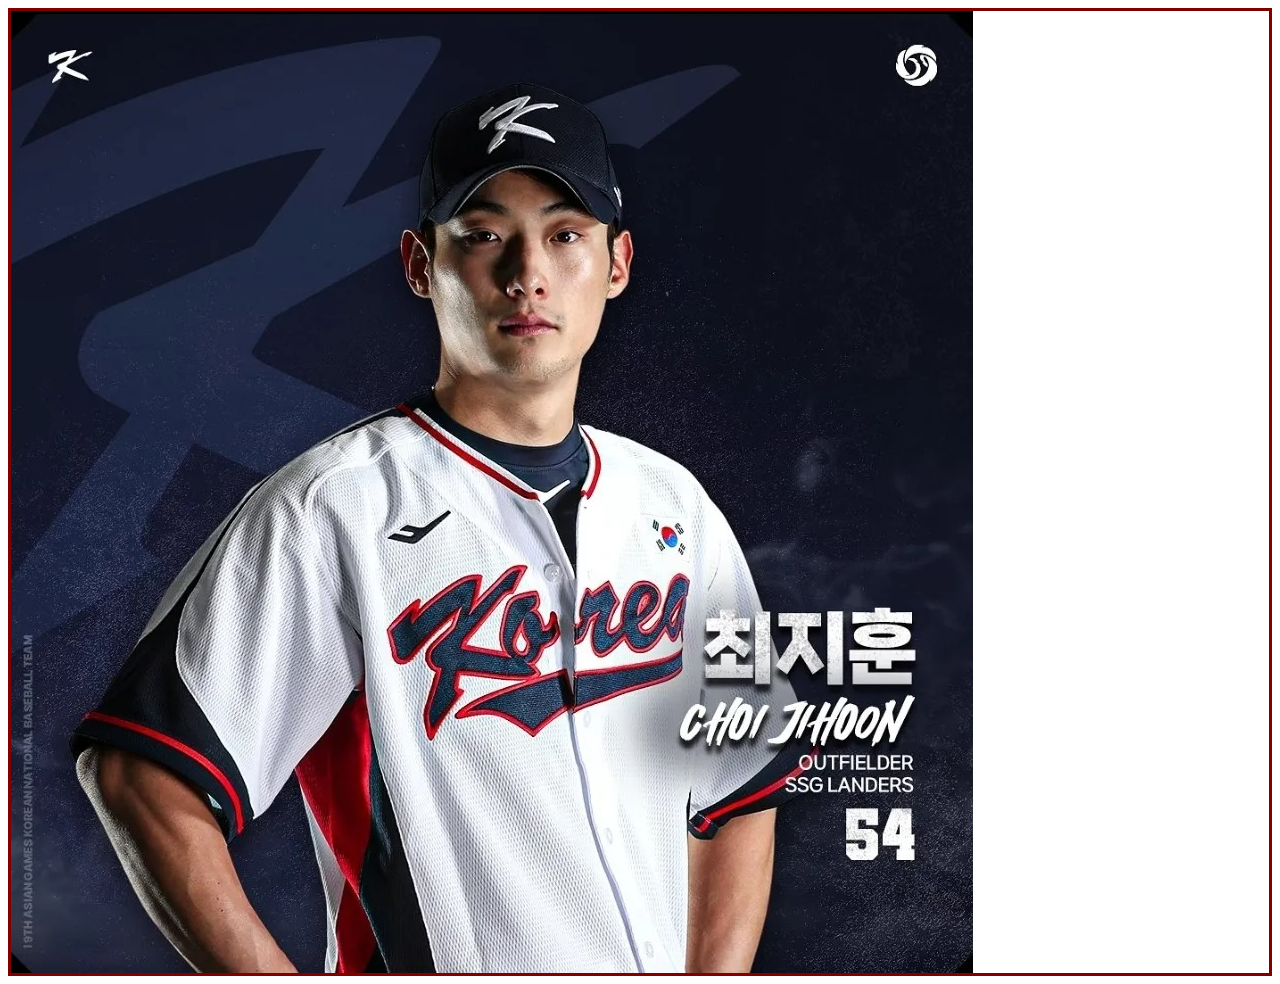
<file: 03_imgPadding/index.html>
<!DOCTYPE html>
<html lang="en">
<head>
    <meta charset="UTF-8">
    <meta name="viewport" content="width=device-width, initial-scale=1.0">
    <title>이미지여백없애기</title>
    <style>
        /* 이미지는 원래 inline요소라, text로 취급됨 -> 아래로 작은 여백이 생김 */
        #box {border: 3px solid maroon;}
        img {
            /* vertical-align: bottom; */
            display: block;
        }
    </style>
</head>
<body>
    <div id="box">
        <img src="./img/choijihoon_korea.jpg" alt="최지훈국대샷">
    </div>
</body>
</html>
</file>
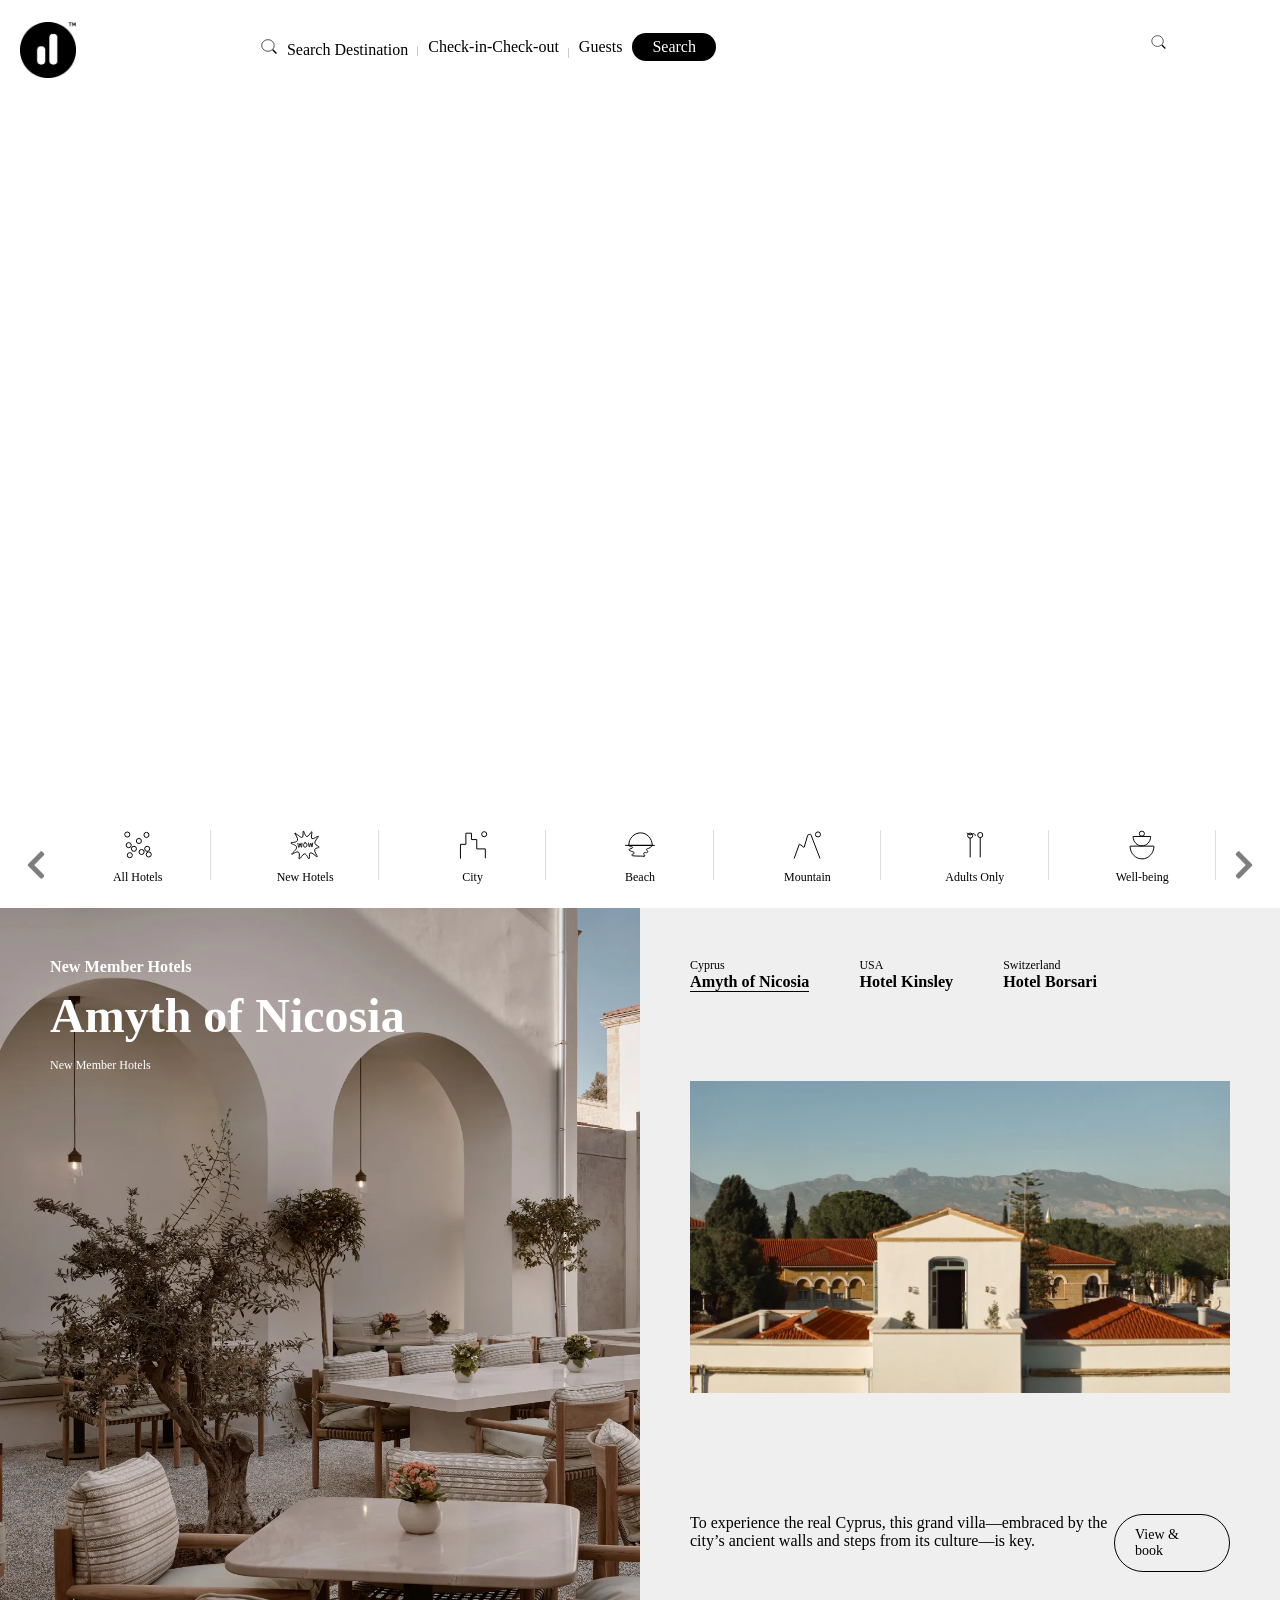
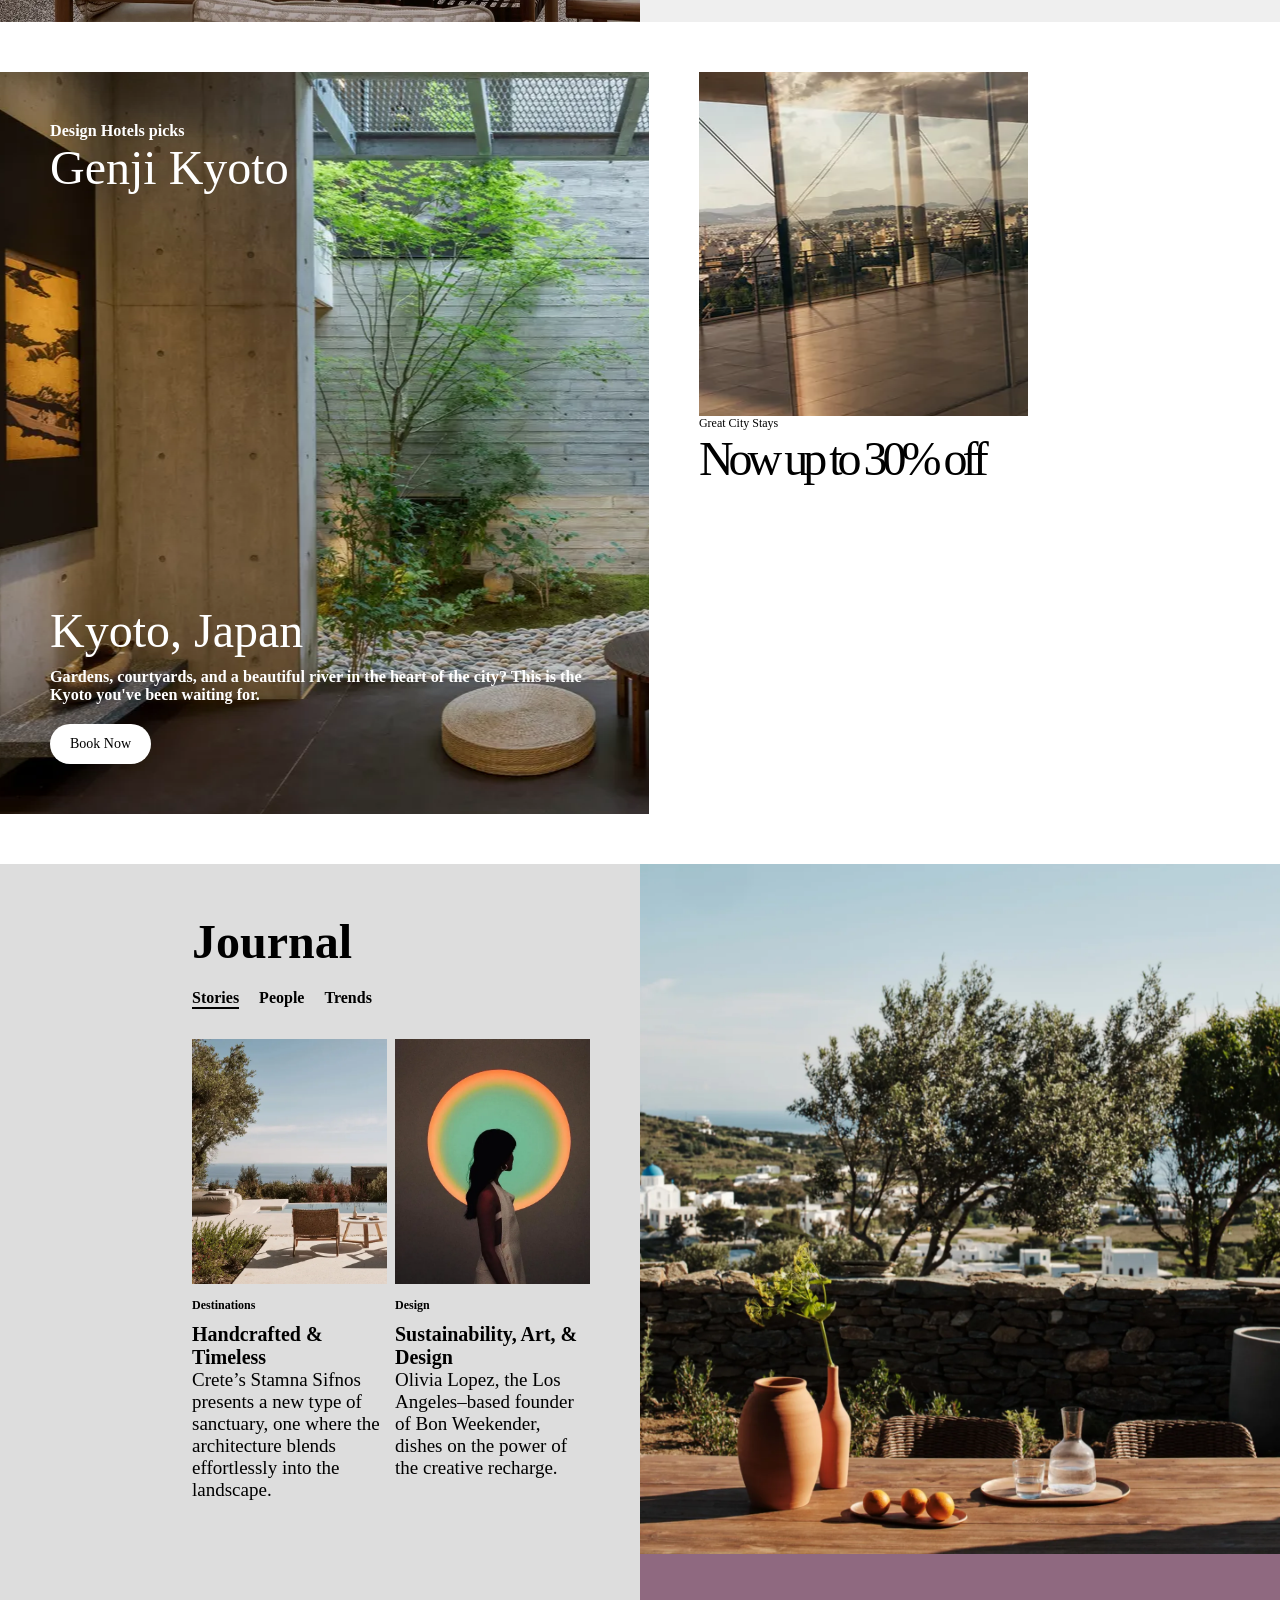
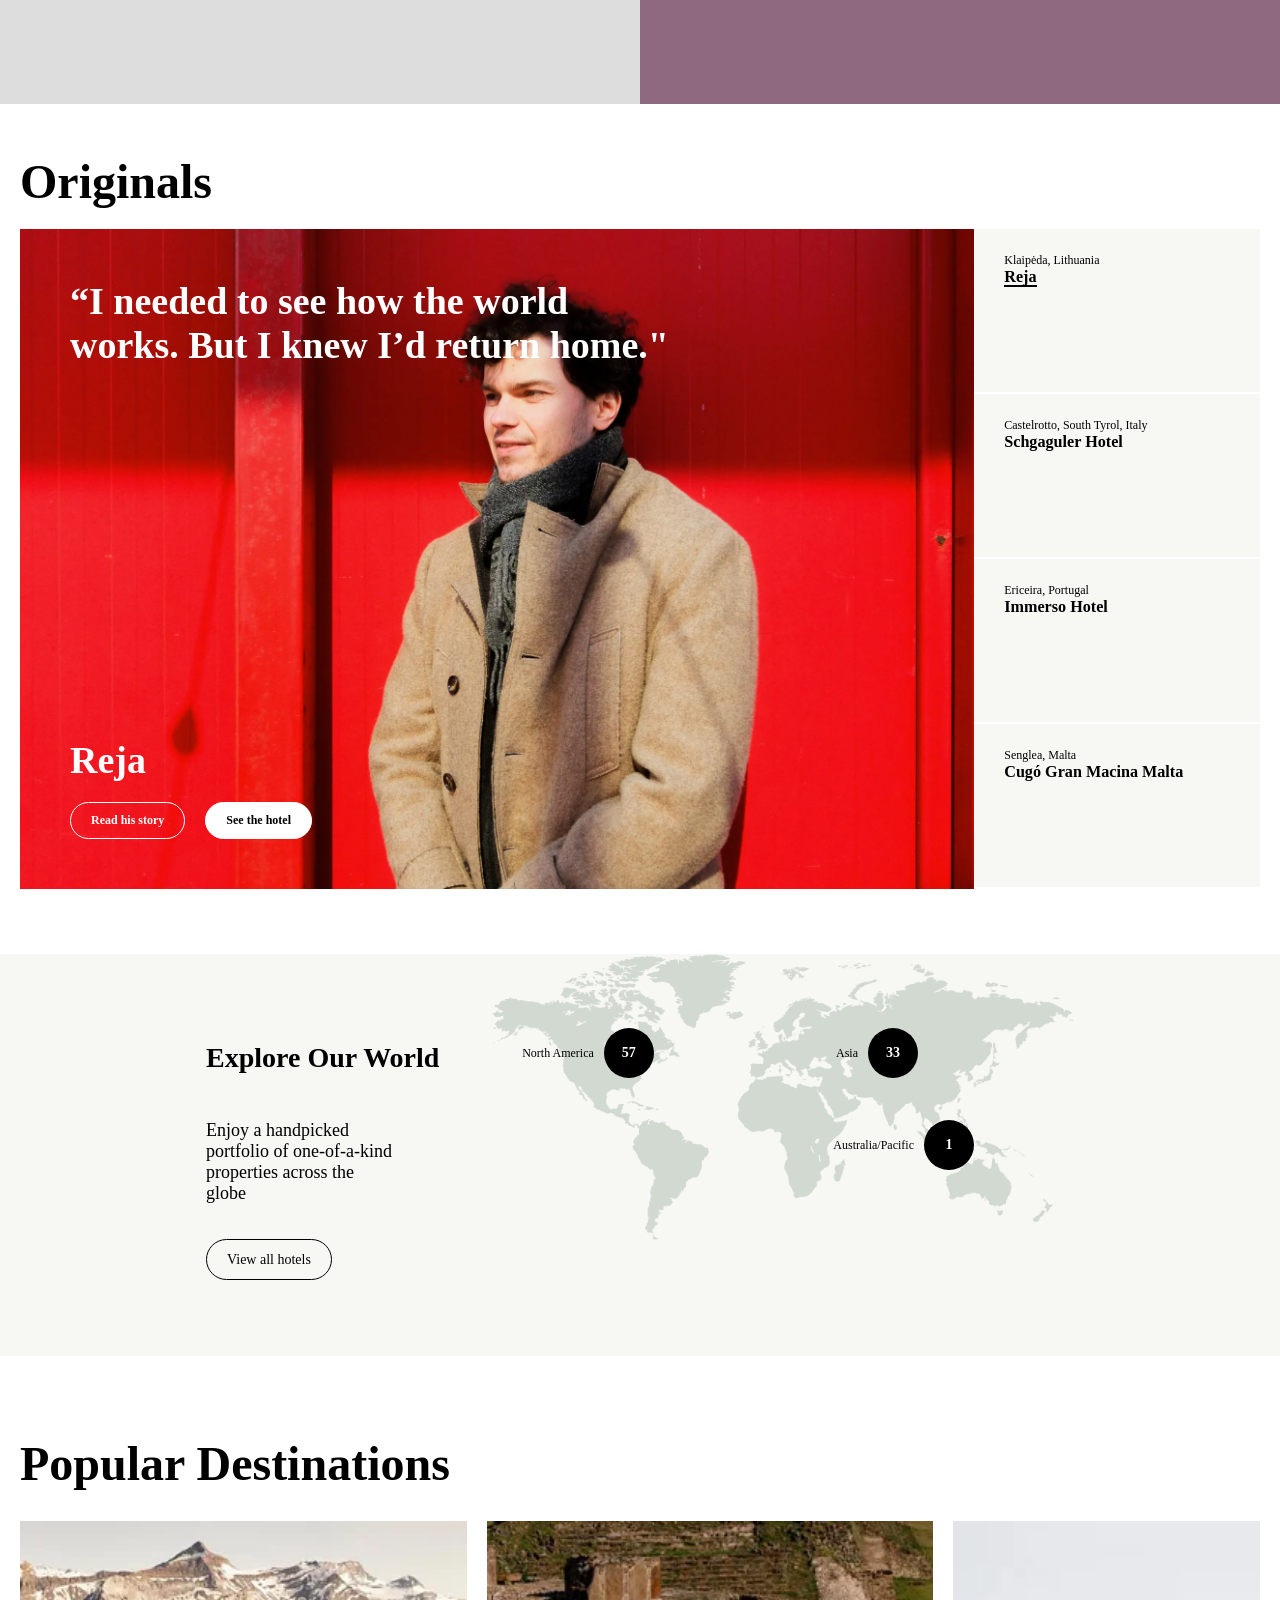
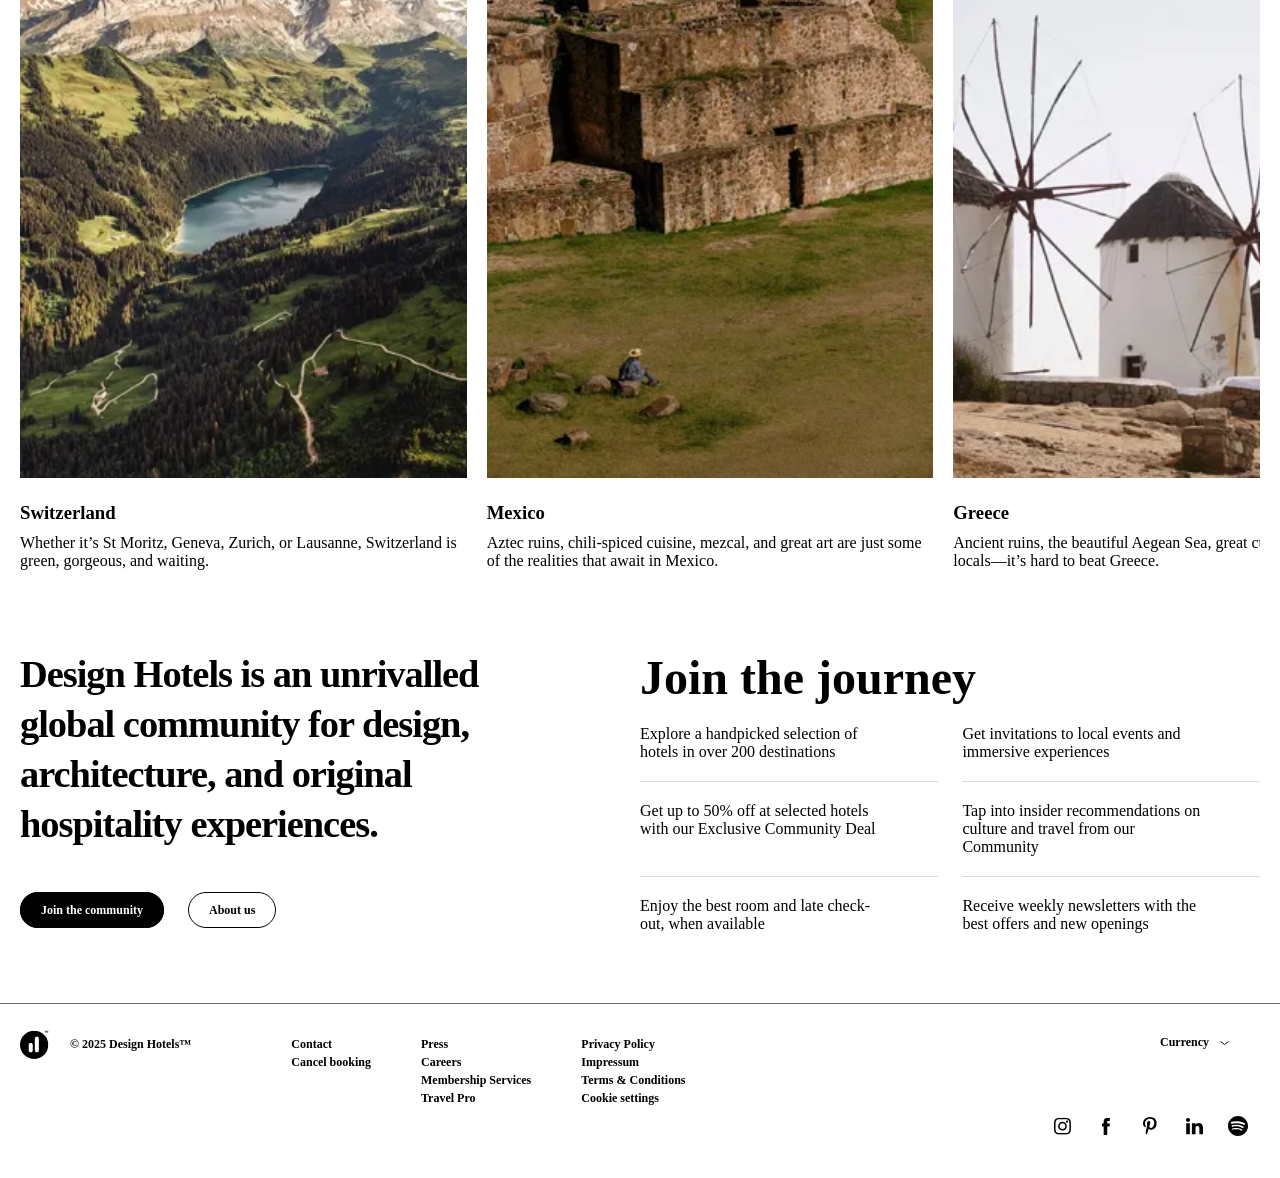
<file: designhotelslayout_me/index.html>
<!DOCTYPE html>
<html lang="en">
<head>
    <meta charset="UTF-8">
    <meta name="viewport" content="width=device-width, initial-scale=1.0">
    <title>디자인호텔스</title>
    <link rel="shortcut icon" href="./favicon.ico" type="image/x-icon">
    <link rel="icon" href="./favicon.ico" type="image/x-icon">
    <link rel="stylesheet" href="https://cdn.jsdelivr.net/npm/swiper@11/swiper-bundle.min.css" />
    <link rel="stylesheet" href="./css/style.css">
    <script src="https://code.jquery.com/jquery-3.6.0.min.js"></script>
    <script src="https://cdn.jsdelivr.net/npm/swiper@11/swiper-bundle.min.js"></script>
    <script src="./js/script.js" defer></script>
</head>
<body>
    <div id="wrap">
        <header>
            <div class="container">
                <h1>
                    <a href="#"><img src="./img/DH_Logo--circle.png" alt="logo"></a>
                </h1>
                <div class="searchWrap">
                    <ul>
                        <li><a href="#" class="leftLine">Search Destination</a></li>
                        <li><a href="#" class="leftLine">Check-in-Check-out</a></li>
                        <li><a href="#">Guests</a></li>
                        <li><a href="#">Search</a></li>
                    </ul>
                </div>
                <nav>
                    <ul>
                        <li><a href="#" class="showMenu">Hotels</a></li>
                        <li><a href="#" class="showMenu">Offers</a></li>
                        <li><a href="#" class="showMenu">Journal</a></li>
                        <li class="hideSearch"><a href="#"><img src="./img/search.svg" alt="search" width="14px" height="14px"></a></li>
                        <li><a href="#"><svg class="login-element__icon" height="14" viewBox="0 0 14 14" width="14" xmlns="http://www.w3.org/2000/svg">
                                <path d="m12.5 12.5a3.25 3.25 0 1 0 -3.25-3.25 3.249 3.249 0 0 0 3.25 3.25zm0 1.625c-2.169 0-6.5 1.089-6.5 3.25v1.625h13v-1.625c0-2.161-4.331-3.25-6.5-3.25z" transform="translate(-5.5 -5.5)"></path>
                            </svg></a></li>
                    </ul>
                    <button><a href="#" class="toggle-menu"><svg xmlns="http://www.w3.org/2000/svg" width="30" height="20" viewBox="0 0 30 20">
  <rect width="30" height="1" rx="2" fill="#fff" />
  <rect y="8" width="30" height="1" rx="2" fill="#fff" />
  <rect y="16" width="30" height="1" rx="2" fill="#fff" />
</svg>
</a></button>
                </nav>
            </div>
        </header>
        <div class="mainBanner">
            <div class="video-container">
                                        
            <div class="video-wrapper">
                <video class="data-dashjs-player" loop="" muted="" playsinline="" autoplay="">
                    
                    <source data-source="large" data-src="https://player.vimeo.com/progressive_redirect/playback/1071111527/rendition/1080p/file.mp4?loc=external&amp;log_user=0&amp;signature=509f7cf43f5860bdd6124da04f35662fb75990dc31abed02fedec0a290b4cf30" type="video/mp4" src="https://player.vimeo.com/progressive_redirect/playback/1071111527/rendition/1080p/file.mp4?loc=external&amp;log_user=0&amp;signature=509f7cf43f5860bdd6124da04f35662fb75990dc31abed02fedec0a290b4cf30">
                </video>
                </div>
            </div>
            <div class="container">
                <h2>
                    We are Design Hotels. <br>
                    A collection of 300+ independent hotels rooted in  <br> design, locality, and <br> culture.
                </h2>
            </div>
        </div>
        <div class="slideIconimg">
            <div class="swiper mySwiper1">
                <div class="swiper-wrapper">
                            <div class="swiper-slide swiper-slide-active">
                                <a class="box70__link" href="/hotels/">
                                    <svg id="All" xmlns="http://www.w3.org/2000/svg" xmlns:xlink="http://www.w3.org/1999/xlink" width="30" height="30" viewBox="0 0 30 30" alt="All Hotels">
                                      <defs>
                                        <clipPath id="clip-path">
                                          <rect id="Rectangle_455" data-name="Rectangle 455" width="30" height="30" fill="none"></rect>
                                        </clipPath>
                                      </defs>
                                      <g id="Group_2458" data-name="Group 2458" clip-path="url(#clip-path)">
                                        <path id="Path_3610" data-name="Path 3610" d="M17.633,17.216a2.541,2.541,0,1,1-2.541-2.541A2.541,2.541,0,0,1,17.633,17.216Z" transform="translate(-10.839 -12.674)" fill="none" stroke="#050605" stroke-miterlimit="10" stroke-width="1"></path>
                                        <path id="Path_3611" data-name="Path 3611" d="M175.26,163.442a2.541,2.541,0,1,1-2.541-2.541A2.541,2.541,0,0,1,175.26,163.442Z" transform="translate(-146.971 -138.96)" fill="none" stroke="#050605" stroke-miterlimit="10" stroke-width="1"></path>
                                        <path id="Path_3612" data-name="Path 3612" d="M163.952,121.869a2.541,2.541,0,1,1-2.541-2.541A2.541,2.541,0,0,1,163.952,121.869Z" transform="translate(-137.205 -103.056)" fill="none" stroke="#050605" stroke-miterlimit="10" stroke-width="1"></path>
                                        <path id="Path_3613" data-name="Path 3613" d="M122.663,145.111a2.541,2.541,0,1,1-2.541-2.541A2.541,2.541,0,0,1,122.663,145.111Z" transform="translate(-101.546 -123.129)" fill="none" stroke="#050605" stroke-miterlimit="10" stroke-width="1"></path>
                                        <path id="Path_3614" data-name="Path 3614" d="M102.978,64.515a2.541,2.541,0,1,1-2.541-2.541A2.541,2.541,0,0,1,102.978,64.515Z" transform="translate(-84.546 -53.523)" fill="none" stroke="#050605" stroke-miterlimit="10" stroke-width="1"></path>
                                        <path id="Path_3615" data-name="Path 3615" d="M158.582,19.928a2.541,2.541,0,1,1-2.541-2.541A2.541,2.541,0,0,1,158.582,19.928Z" transform="translate(-132.567 -15.016)" fill="none" stroke="#050605" stroke-miterlimit="10" stroke-width="1"></path>
                                        <path id="Path_3616" data-name="Path 3616" d="M28.291,95.076a2.541,2.541,0,1,1-2.541-2.541A2.541,2.541,0,0,1,28.291,95.076Z" transform="translate(-20.043 -79.917)" fill="none" stroke="#050605" stroke-miterlimit="10" stroke-width="1"></path>
                                        <path id="Path_3617" data-name="Path 3617" d="M66.552,121.869a2.541,2.541,0,1,1-2.541-2.541A2.541,2.541,0,0,1,66.552,121.869Z" transform="translate(-53.087 -103.056)" fill="none" stroke="#050605" stroke-miterlimit="10" stroke-width="1"></path>
                                        <path id="Path_3618" data-name="Path 3618" d="M36.27,168.613a2.541,2.541,0,1,1-2.541-2.541A2.541,2.541,0,0,1,36.27,168.613Z" transform="translate(-26.934 -143.426)" fill="none" stroke="#050605" stroke-miterlimit="10" stroke-width="1"></path>
                                      </g>
                                    </svg>

                                    <span class="category strong box70__theme-name">All Hotels</span>
                                </a>
                            </div>
                                <div class="swiper-slide swiper-slide-next">
                                    <a class="box70__link" href="/themes/new-hotels/">
<svg xmlns="http://www.w3.org/2000/svg" xmlns:xlink="http://www.w3.org/1999/xlink" width="30" height="30" viewBox="0 0 30 30">
  <defs>
    <clipPath id="clip-path">
      <rect id="Rectangle_446" data-name="Rectangle 446" width="30" height="30" fill="none"></rect>
    </clipPath>
  </defs>
  <g id="Group_2437" data-name="Group 2437" clip-path="url(#clip-path)">
    <path id="Path_3584" data-name="Path 3584" d="M10.179,9.793c-.641.592,3.591,4.784,2.434,7.238-1.241,2.632-6.475,1.434-6.583,2.407-.109.988,5.352,1.662,5.761,4.325.384,2.5-5.2,6.306-4.851,6.974.327.625,5.065-3.425,6.922-2.02s-.361,6.5.635,6.773c1.015.277,3.271-5.006,5.255-5.122,2.049-.119,3.58,5.349,4.531,4.954.847-.352-.335-4.7.971-5.74,1.758-1.4,6.613,4.338,7.185,3.617.507-.64-3.426-5.015-2.459-7.313.782-1.859,4.289-1.209,4.4-2.2.119-1.052-3.846-1.559-4.362-4.049-.493-2.382,4.053-6.114,3.587-6.819-.482-.731-5.067,3.462-6.539,2.3-1.539-1.218.786-6.517-.046-6.831s-3.149,4.953-4.873,4.866c-1.831-.093-2.873-5.8-3.611-5.581-.709.206.348,5.445-1,6.288C15.941,14.851,10.916,9.113,10.179,9.793Z" transform="translate(-5.206 -6.53)" fill="none" stroke="#040504" stroke-linecap="round" stroke-miterlimit="10" stroke-width="1"></path>
    <path id="Path_3585" data-name="Path 3585" d="M57.6,97.1c.474,3.205.8,3.972,1.023,3.964.5-.019.59-3.942,1.151-3.964s.979,3.862,1.407,3.836c.185-.011.4-.752.512-4.092" transform="translate(-49.745 -83.64)" fill="none" stroke="#040504" stroke-linecap="round" stroke-miterlimit="10" stroke-width="1"></path>
    <path id="Path_3586" data-name="Path 3586" d="M136.279,95.475c.279,3.228.559,4.013.781,4.019.5.012.827-3.9,1.388-3.887s.743,3.914,1.172,3.914c.185,0,.445-.727.758-4.053" transform="translate(-117.696 -82.449)" fill="none" stroke="#040504" stroke-linecap="round" stroke-miterlimit="10" stroke-width="1"></path>
    <path id="Path_3587" data-name="Path 3587" d="M101.073,93.948c-.856.132-1.316,1.2-1.407,1.918-.133,1.052.4,2.39,1.279,2.557.986.187,2.264-1.114,2.174-2.43C103.045,94.907,102.036,93.8,101.073,93.948Z" transform="translate(-86.058 -81.125)" fill="none" stroke="#040504" stroke-linecap="round" stroke-miterlimit="10" stroke-width="1"></path>
  </g>
</svg>
                                        <span class="category strong box70__theme-name">New Hotels</span>
                                    </a>
                                </div>
                                <div class="swiper-slide">
                                    <a class="box70__link" href="/themes/city/">
<svg xmlns="http://www.w3.org/2000/svg" xmlns:xlink="http://www.w3.org/1999/xlink" width="30" height="30" viewBox="0 0 30 30">
  <defs>
    <clipPath id="clip-path">
      <rect id="Rectangle_451" data-name="Rectangle 451" width="30" height="30" fill="none"></rect>
    </clipPath>
  </defs>
  <g id="Group_2448" data-name="Group 2448" clip-path="url(#clip-path)">
    <path id="Path_3600" data-name="Path 3600" d="M178.777,14.892a2.541,2.541,0,1,1-2.541-2.541,2.541,2.541,0,0,1,2.541,2.541Z" transform="translate(-150.008 -10.667)" fill="none" stroke="#040504" stroke-miterlimit="10" stroke-width="1"></path>
    <path id="Path_3601" data-name="Path 3601" d="M17.948,48.556V34.645h5.428V23.518h5.591v6.357h5.286v9.341h8.578V48.2" transform="translate(-15.501 -20.311)" fill="none" stroke="#040504" stroke-linecap="round" stroke-miterlimit="10" stroke-width="1"></path>
  </g>
</svg>
                                        <span class="category strong box70__theme-name">City</span>
                                    </a>
                                </div>
                                <div class="swiper-slide">
                                    <a class="box70__link" href="/themes/beach/">
<svg xmlns="http://www.w3.org/2000/svg" xmlns:xlink="http://www.w3.org/1999/xlink" width="30" height="30" viewBox="0 0 30 30">
  <defs>
    <clipPath id="clip-path">
      <rect id="Rectangle_458" data-name="Rectangle 458" width="30" height="30" fill="none"></rect>
    </clipPath>
  </defs>
  <g id="Group_2473" data-name="Group 2473" clip-path="url(#clip-path)">
    <path id="Union_79" data-name="Union 79" d="M23429.186,321.341c-.912-.029-2.359-.029-3.354-.082-2.676-.141-5.059.076-7.711-.306-.424-.059-.93-.194-1.041-.6a.783.783,0,0,1,.338-.782,2.657,2.657,0,0,1,.824-.348c.584-.182,1.25-.582,1.2-1.187-.053-.582-.725-.859-1.283-1.035a25.744,25.744,0,0,1-3.033-1.165c-.426-.188-.914-.518-.838-.976a.827.827,0,0,1,.32-.494c.84-.7,2.186-.523,3-1.265a.743.743,0,0,0,.23-.329.607.607,0,0,0-.111-.529,1.359,1.359,0,0,0-1.014-.488c-.383-.035-.775.006-1.158-.065a2.1,2.1,0,0,1-1.488-1.134l23.34-.013H23414c0-6.923,5.252-12.54,11.734-12.54s11.729,5.617,11.729,12.54h-.059a6.694,6.694,0,0,1-3.906,3.117,5.457,5.457,0,0,0-1.311.353,1.016,1.016,0,0,0-.58,1.112c.2.635,1.168.735,1.408,1.359.219.588-.41,1.188-1.029,1.288a4.247,4.247,0,0,1-1.059-.024,4.912,4.912,0,0,0-.828-.041c-.631.029-1.342.447-1.312,1.076.018.488.459.829.818,1.147a.747.747,0,0,1,.158,1.041c-.146.318-.172.373-.455.373Z" transform="translate(-23410.223 -295.135)" fill="rgba(0,0,0,0)" stroke="#040504" stroke-linecap="round" stroke-linejoin="round" stroke-miterlimit="10" stroke-width="1"></path>
    <path id="Path_3628" data-name="Path 3628" d="M0,11.711H28.75" transform="translate(0.625 3.698)" fill="none" stroke="#000" stroke-linecap="round" stroke-width="1"></path>
  </g>
</svg>
                                        <span class="category strong box70__theme-name">Beach</span>
                                    </a>
                                </div>
                                <div class="swiper-slide">
                                    <a class="box70__link" href="/themes/mountain/">
<svg xmlns="http://www.w3.org/2000/svg" xmlns:xlink="http://www.w3.org/1999/xlink" width="30" height="30" viewBox="0 0 30 30">
  <defs>
    <clipPath id="clip-path">
      <rect id="Rectangle_447" data-name="Rectangle 447" width="30" height="30" fill="none"></rect>
    </clipPath>
  </defs>
  <g id="Group_2439" data-name="Group 2439" clip-path="url(#clip-path)">
    <path id="Path_3588" data-name="Path 3588" d="M176.8,16.471a2.541,2.541,0,1,1-2.541-2.541A2.541,2.541,0,0,1,176.8,16.471Z" transform="translate(-148.3 -12.03)" fill="none" stroke="#050605" stroke-miterlimit="10" stroke-width="1"></path>
    <path id="Path_3589" data-name="Path 3589" d="M17.093,54.583,22.056,40.73c.052-.149.13-.265.265-.184l4.126,3.168a.4.4,0,0,0,.583-.206l3.389-11.742a.552.552,0,0,1,.346-.368c.548-.194,1.759-.559,2.17-.7.389-.133.588.109.735.493l8.959,23.39" transform="translate(-14.762 -26.481)" fill="none" stroke="#050605" stroke-linecap="round" stroke-miterlimit="10" stroke-width="1"></path>
  </g>
</svg>
                                        <span class="category strong box70__theme-name">Mountain</span>
                                    </a>
                                </div>
                                <div class="swiper-slide">
                                    <a class="box70__link" href="/themes/adults-only/">
<svg id="Group_2451" data-name="Group 2451" xmlns="http://www.w3.org/2000/svg" width="30" height="30" viewBox="0 0 30 30">
  <path id="Path_3602" data-name="Path 3602" d="M53.045,22.612a3.854,3.854,0,0,0,2.8,1.8c1.644.066,2.619-1.566,3.844-1.2.771.231,1.2,1.121,1.448,1.9" transform="translate(-45.813 -19.529)" fill="none" stroke="#000" stroke-linecap="round" stroke-miterlimit="10" stroke-width="1"></path>
  <path id="Path_3603" data-name="Path 3603" d="M134.752,20.877a2.541,2.541,0,1,1-2.541-2.541,2.541,2.541,0,0,1,2.541,2.541Z" transform="translate(-111.986 -15.836)" fill="none" stroke="#000" stroke-miterlimit="10" stroke-width="1"></path>
  <path id="Path_3604" data-name="Path 3604" d="M60.941,25.059A2.541,2.541,0,1,1,58.4,22.518a2.541,2.541,0,0,1,2.541,2.541Z" transform="translate(-48.24 -19.447)" fill="none" stroke="#000" stroke-miterlimit="10" stroke-width="1"></path>
  <path id="Path_3633" data-name="Path 3633" d="M13.143,23.591V4.174" transform="translate(7.082 3.409)" fill="none" stroke="#000" stroke-linecap="round" stroke-width="1"></path>
  <path id="Path_3634" data-name="Path 3634" d="M13.143,23.021V4.174" transform="translate(-2.983 3.979)" fill="none" stroke="#000" stroke-linecap="round" stroke-width="1"></path>
  <rect id="Rectangle_452" data-name="Rectangle 452" width="30" height="30" fill="none"></rect>
</svg>
                                        <span class="category strong box70__theme-name">Adults Only</span>
                                    </a>
                                </div>
                                <div class="swiper-slide">
                                    <a class="box70__link" href="/themes/well-being/">
<svg xmlns="http://www.w3.org/2000/svg" xmlns:xlink="http://www.w3.org/1999/xlink" width="30" height="30" viewBox="0 0 30 30">
  <defs>
    <clipPath id="clip-path">
      <rect id="Rectangle_453" data-name="Rectangle 453" width="30" height="30" fill="none"></rect>
    </clipPath>
  </defs>
  <g id="Group_2453" data-name="Group 2453" clip-path="url(#clip-path)">
    <path id="Path_3605" data-name="Path 3605" d="M95.58,10.727a2.541,2.541,0,1,1-2.541-2.541,2.541,2.541,0,0,1,2.541,2.541Z" transform="translate(-78.157 -7.07)" fill="none" stroke="#040504" stroke-miterlimit="10" stroke-width="1"></path>
    <path id="Path_3606" data-name="Path 3606" d="M46.253,118.334a.163.163,0,0,1,.163.164c-.082,6.965-5.388,12.584-11.921,12.584s-11.838-5.619-11.92-12.582a.163.163,0,0,1,.163-.164Z" transform="translate(-19.497 -102.198)" fill="none" stroke="#040504" stroke-miterlimit="10" stroke-width="1"></path>
    <path id="Path_3607" data-name="Path 3607" d="M62.088,47.4a.12.12,0,0,1,.12.121c-.061,5.141-3.977,9.288-8.8,9.288s-8.738-4.147-8.8-9.288a.12.12,0,0,1,.12-.121Z" transform="translate(-38.529 -40.933)" fill="none" stroke="#040504" stroke-miterlimit="10" stroke-width="1"></path>
  </g>
</svg>                                        <span class="category strong box70__theme-name">Well-being</span>
                                    </a>
                                </div>
                                <div class="swiper-slide">
                                    <a class="box70__link" href="/themes/countryside/">
<svg xmlns="http://www.w3.org/2000/svg" xmlns:xlink="http://www.w3.org/1999/xlink" width="30" height="30" viewBox="0 0 30 30">
  <defs>
    <clipPath id="clip-path">
      <rect id="Rectangle_450" data-name="Rectangle 450" width="30" height="30" fill="none" stroke="#000" stroke-width="1"></rect>
    </clipPath>
  </defs>
  <g id="Group_2446" data-name="Group 2446" clip-path="url(#clip-path)">
    <path id="Path_3597" data-name="Path 3597" d="M29.808,22.48c.74-1.145.887-2.624,1.751-3.679a20.764,20.764,0,0,1,2.53-2c.806-.718,1.358-1.987.721-2.858a2.474,2.474,0,0,0-1.613-.815l-.177-2.032a.888.888,0,0,0-.242-.648c-.2-.158-.49-.113-.731-.2-.393-.136-.581-.574-.718-.967a6.8,6.8,0,0,0-1.2-2.413,2.121,2.121,0,0,0-2.439-.629,4.958,4.958,0,0,0-1.213,1.235,1.469,1.469,0,0,1-1.527.581,2.606,2.606,0,0,1-.8-.721,1.786,1.786,0,0,0-1.9-.529,2.086,2.086,0,0,0-1,2.069,15.5,15.5,0,0,1,.173,2.434.879.879,0,0,1-.394.719.668.668,0,0,1-.793-.259,1.473,1.473,0,0,1-.216-.866,6.014,6.014,0,0,0-.089-2.574,1.693,1.693,0,0,0-3.211.5,7.964,7.964,0,0,0,.087,1.377,1.276,1.276,0,0,1-.514,1.207c-.894.493-1.971-.925-2.9-.5-1.113.51-.175,2.659-1.249,3.245a3.837,3.837,0,0,1-.932.214,1.525,1.525,0,0,0-.425,2.779c.331.2.73.274,1.058.481.815.513.93,1.633.967,2.6a.768.768,0,0,0,.148.516.748.748,0,0,0,.561.155,12.488,12.488,0,0,0,2.175-.21,2.517,2.517,0,0,1,1.091-.057,1.578,1.578,0,0,1,.721.461c.975,1.025.978,2.718,1.982,3.714a3.617,3.617,0,0,0,2.29.9,3.706,3.706,0,0,0,2.277-.448c.523-.331.944-.962,1.546-1.156.542-.174.739.079,1.239.113a3.563,3.563,0,0,0,2.966-1.738Z" transform="translate(-8.694 -5.235)" fill="none" stroke="#000" stroke-linejoin="round" stroke-miterlimit="10" stroke-width="1"></path>
    <path id="Path_3598" data-name="Path 3598" d="M88.422,79.3l2.6,1.591L93.781,79.3" transform="translate(-76.364 -68.487)" fill="none" stroke="#000" stroke-linecap="round" stroke-miterlimit="10" stroke-width="1"></path>
    <path id="Path_3599" data-name="Path 3599" d="M84.255,103.994l3.146,1.928,3.349-1.928" transform="translate(-72.765 -89.813)" fill="none" stroke="#000" stroke-linecap="round" stroke-miterlimit="10" stroke-width="1"></path>
    <path id="Path_3635" data-name="Path 3635" d="M13.143,24.174v-20" transform="translate(1.596 4.906)" fill="none" stroke="#000" stroke-linecap="round" stroke-width="1"></path>
  </g>
</svg>
                                        <span class="category strong box70__theme-name">Countryside</span>
                                    </a>
                                </div>
                                <div class="swiper-slide">
                                    <a class="box70__link" href="/themes/food-drink/">
<svg id="Group_2456" data-name="Group 2456" xmlns="http://www.w3.org/2000/svg" xmlns:xlink="http://www.w3.org/1999/xlink" width="30" height="30" viewBox="0 0 30 30">
  <defs>
    <clipPath id="clip-path">
      <rect id="Rectangle_454" data-name="Rectangle 454" width="30" height="30" fill="none"></rect>
    </clipPath>
  </defs>
  <g id="Group_2455" data-name="Group 2455" clip-path="url(#clip-path)">
    <path id="Path_3608" data-name="Path 3608" d="M48.921,31.327c0,3.219-2.281,5.829-5.094,5.829s-5.094-2.61-5.094-5.829" transform="translate(-33.451 -27.055)" fill="none" stroke="#040504" stroke-linecap="round" stroke-miterlimit="10" stroke-width="1"></path>
    <path id="Path_3609" data-name="Path 3609" d="M142.072,39.673c2.4,0,4.343-2.816,4.343-6.29s-1.944-6.29-4.343-6.29" transform="translate(-122.699 -23.398)" fill="none" stroke="#040504" stroke-linecap="round" stroke-linejoin="round" stroke-miterlimit="10" stroke-width="1"></path>
    <path id="Path_3632" data-name="Path 3632" d="M13.143,26.838V4.174" transform="translate(-2.768 0.143)" fill="none" stroke="#000" stroke-linecap="round" stroke-width="1"></path>
    <path id="Path_3642" data-name="Path 3642" d="M13.143,27.46V4.174" transform="translate(6.23 -0.48)" fill="none" stroke="#000" stroke-linecap="round" stroke-width="1"></path>
  </g>
</svg>
                                        <span class="category strong box70__theme-name">Gastronomy Hotels</span>
                                    </a>
                                </div>
                                <div class="swiper-slide">
                                    <a class="box70__link" href="/themes/honeymoon/">
<svg id="romance" xmlns="http://www.w3.org/2000/svg" xmlns:xlink="http://www.w3.org/1999/xlink" width="30" height="30" viewBox="0 0 30 30">

  <defs>

    <clipPath id="clip-path">

      <rect id="Rectangle_466" data-name="Rectangle 466" width="30" height="30" fill="none" stroke="#000" stroke-width="1"></rect>

    </clipPath>

  </defs>

  <g id="Group_2496" data-name="Group 2496" clip-path="url(#clip-path)">

    <g id="Romance-2" data-name="Romance" transform="translate(0.349 5.995)">

      <circle id="Ellipse_44" data-name="Ellipse 44" cx="8.879" cy="8.879" r="8.879" transform="matrix(0.998, -0.055, 0.055, 0.998, -0.349, 0.63)" fill="none" stroke="#010101" stroke-miterlimit="10" stroke-width="1"></circle>

      <circle id="Ellipse_45" data-name="Ellipse 45" cx="8.879" cy="8.879" r="8.879" transform="matrix(0.998, -0.055, 0.055, 0.998, 10.937, 0.63)" fill="none" stroke="#010101" stroke-miterlimit="10" stroke-width="1"></circle>

    </g>

  </g>

</svg>                                        <span class="category strong box70__theme-name">Honeymoon</span>
                                    </a>
                                </div>
                                <div class="swiper-slide">
                                    <a class="box70__link" href="/themes/family-friendly/">
<svg id="Group_2442" data-name="Group 2442" xmlns="http://www.w3.org/2000/svg" xmlns:xlink="http://www.w3.org/1999/xlink" width="30" height="30" viewBox="0 0 30 30">
  <defs>
    <clipPath id="clip-path">
      <rect id="Rectangle_448" data-name="Rectangle 448" width="30" height="30" fill="none" stroke="#000" stroke-width="1"></rect>
    </clipPath>
  </defs>
  <g id="Group_2441" data-name="Group 2441" clip-path="url(#clip-path)">
    <path id="Path_3590" data-name="Path 3590" d="M24.66,25.144a3.854,3.854,0,0,0,2.8,1.8c1.644.066,2.619-1.566,3.844-1.2.771.231,1.2,1.121,1.448,1.9" transform="translate(-21.297 -21.715)" fill="none" stroke="#000" stroke-linecap="round" stroke-miterlimit="10" stroke-width="1"></path>
    <path id="Path_3591" data-name="Path 3591" d="M155.961,22.228a2.541,2.541,0,1,1-2.541-2.541A2.541,2.541,0,0,1,155.961,22.228Z" transform="translate(-130.304 -17.002)" fill="none" stroke="#000" stroke-miterlimit="10" stroke-width="1"></path>
    <path id="Path_3592" data-name="Path 3592" d="M98.316,81.21a2.541,2.541,0,1,1-2.541-2.541A2.541,2.541,0,0,1,98.316,81.21Z" transform="translate(-80.519 -67.941)" fill="none" stroke="#000" stroke-miterlimit="10" stroke-width="1"></path>
    <path id="Path_3593" data-name="Path 3593" d="M32.556,27.592a2.541,2.541,0,1,1-2.541-2.541A2.541,2.541,0,0,1,32.556,27.592Z" transform="translate(-23.727 -21.635)" fill="none" stroke="#000" stroke-miterlimit="10" stroke-width="1"></path>
    <path id="Path_3636" data-name="Path 3636" d="M13.143,22.9V4.174" transform="translate(-6.854 4.325)" fill="none" stroke="#000" stroke-linecap="round" stroke-width="1"></path>
    <path id="Path_3637" data-name="Path 3637" d="M13.143,15.593V4.174" transform="translate(2.112 11.636)" fill="none" stroke="#000" stroke-linecap="round" stroke-width="1"></path>
    <path id="Path_3639" data-name="Path 3639" d="M13.143,8.174v-4" transform="translate(4.112 10.826)" fill="none" stroke="#000" stroke-linecap="round" stroke-width="1"></path>
    <path id="Path_3640" data-name="Path 3640" d="M13.143,8.174v-4" transform="translate(0.112 10.826)" fill="none" stroke="#000" stroke-linecap="round" stroke-width="1"></path>
    <path id="Path_3638" data-name="Path 3638" d="M13.143,23.413V4.174" transform="translate(9.972 3.816)" fill="none" stroke="#000" stroke-linecap="round" stroke-width="1"></path>
  </g>
</svg>
                                        <span class="category strong box70__theme-name">Family Friendly</span>
                                    </a>
                                </div>
                                <div class="swiper-slide">
                                    <a class="box70__link" href="/themes/offbeat-destinations/">
<svg xmlns="http://www.w3.org/2000/svg" xmlns:xlink="http://www.w3.org/1999/xlink" width="30" height="30" viewBox="0 0 30 30">
  <defs>
    <clipPath id="clip-path">
      <rect id="Rectangle_445" data-name="Rectangle 445" width="30" height="30" fill="none"></rect>
    </clipPath>
  </defs>
  <g id="Group_2435" data-name="Group 2435" clip-path="url(#clip-path)">
    <path id="Path_3582" data-name="Path 3582" d="M39.645,5.574V31.655a.3.3,0,0,1-.3.3H24.713a1.875,1.875,0,1,0-3.75,0h-7.4a.3.3,0,0,1-.3-.3v-8.43a.3.3,0,0,1,.3-.3h3.1a.3.3,0,0,0,.3-.3V11.363a.3.3,0,0,1,.3-.3h6.892a.3.3,0,0,0,.3-.3V8.539a.3.3,0,0,1,.3-.3H27.7a.263.263,0,0,0,0,.033,1.875,1.875,0,0,0,3.75,0,.264.264,0,0,0,0-.033h2.3a.3.3,0,0,0,.3-.3V5.574a.3.3,0,0,1,.3-.3h4.994a.3.3,0,0,1,.3.3Z" transform="translate(-11.455 -4.551)" fill="none" stroke="#000" stroke-miterlimit="10" stroke-width="1"></path>
    <path id="Path_3583" data-name="Path 3583" d="M122.834,15.385a1.875,1.875,0,1,1-3.75,0,.26.26,0,0,1,0-.033,1.874,1.874,0,0,1,3.747,0,.264.264,0,0,1,0,.033Z" transform="translate(-102.845 -11.668)" fill="none" stroke="#000" stroke-miterlimit="10" stroke-width="1"></path>
    <path id="Path_3629" data-name="Path 3629" d="M122.834,15.385a1.875,1.875,0,1,1-3.75,0,.26.26,0,0,1,0-.033,1.874,1.874,0,0,1,3.747,0,.264.264,0,0,1,0,.033Z" transform="translate(-109.576 12.023)" fill="none" stroke="#000" stroke-miterlimit="10" stroke-width="1"></path>
  </g>
</svg>
                                        <span class="category strong box70__theme-name">Offbeat Destinations</span>
                                    </a>
                                </div>
                                <div class="swiper-slide">
                                    <a class="box70__link" href="/themes/interior-design/">
<svg id="interior-design-02" xmlns="http://www.w3.org/2000/svg" xmlns:xlink="http://www.w3.org/1999/xlink" width="30" height="30" viewBox="0 0 30 30">
  <defs>
    <clipPath id="clip-path">
      <rect id="Rectangle_466" data-name="Rectangle 466" width="24.281" height="30" fill="none" stroke="#000" stroke-width="1"></rect>
    </clipPath>
  </defs>
  <rect id="Rectangle_467" data-name="Rectangle 467" width="30" height="30" fill="none"></rect>
  <g id="Group_2497" data-name="Group 2497" transform="translate(3)">
    <g id="Group_2496" data-name="Group 2496" clip-path="url(#clip-path)">
      <path id="Path_3626" data-name="Path 3626" d="M26.237,78.566a.16.16,0,0,1-.158.16H3.16a.161.161,0,0,1-.16-.16C3.08,71.777,8.251,66.3,14.619,66.3S26.157,71.777,26.237,78.566Z" transform="translate(-2.478 -54.768)" fill="none" stroke="#000" stroke-miterlimit="10" stroke-width="1"></path>
      <path id="Path_3627" data-name="Path 3627" d="M52.831,138.735a4.526,4.526,0,1,1-9.052,0,4.461,4.461,0,0,1,.112-.995H52.72a4.461,4.461,0,0,1,.111,1Z" transform="translate(-36.165 -113.782)" fill="none" stroke="#000" stroke-miterlimit="10" stroke-width="1"></path>
      <path id="Path_3641" data-name="Path 3641" d="M13.143,14.729V4.174" transform="translate(-1.004 -3.674)" fill="none" stroke="#000" stroke-linecap="round" stroke-width="1"></path>
    </g>
  </g>
</svg>
                                        <span class="category strong box70__theme-name">Interior Design</span>
                                    </a>
                                </div>
                                <div class="swiper-slide">
                                    <a class="box70__link" href="/themes/art-culture/">
<svg xmlns="http://www.w3.org/2000/svg" xmlns:xlink="http://www.w3.org/1999/xlink" width="30" height="30" viewBox="0 0 30 30">
  <defs>
    <clipPath id="clip-path">
      <rect id="Rectangle_463" data-name="Rectangle 463" width="30" height="30" fill="none" stroke="#000" stroke-width="1"></rect>
    </clipPath>
  </defs>
  <g id="Group_2495" data-name="Group 2495" clip-path="url(#clip-path)">
    <path id="Path_3624" data-name="Path 3624" d="M57.626,9.41a16.073,16.073,0,0,1-1.411-3.89c-.134-.647-.215-1.317.1-1.507.056-.033.172-.084.534,0a3.65,3.65,0,0,1,1.458.779,8.188,8.188,0,0,1,1.118.924,3.3,3.3,0,0,1,.681,1.8A10.87,10.87,0,0,1,62.439,9.7a3.279,3.279,0,0,1,.34.534,3.667,3.667,0,0,1,.292,2.139C62.3,18.712,61.613,20.5,61.613,20.5a18.453,18.453,0,0,1-5.446,8.266,19.486,19.486,0,0,1-4.863,2.82,21.8,21.8,0,0,1-4.133,1.264,2.265,2.265,0,0,1-.826-.438.986.986,0,0,1-.389-.486c-.033-.128-.05-.356.243-.826.352-.564.585-.575.875-.973.424-.58.17-.89.534-1.6A3.888,3.888,0,0,1,48.629,27.4c.632-.583,1.167-1.266,1.751-1.9a30.265,30.265,0,0,0,3.356-4.814,31.961,31.961,0,0,0,2.771-6.613A37.591,37.591,0,0,0,57.626,9.41Z" transform="translate(-39.528 -3.413)" fill="none" stroke="#000" stroke-miterlimit="10" stroke-width="1"></path>
    <path id="Path_3625" data-name="Path 3625" d="M77.655,78.933c1.627-1.8,4.257-3.929,5.976-6.839,2.086-3.529,2.6-7.035,3.4-9.579" transform="translate(-66.819 -53.792)" fill="none" stroke="#000" stroke-linecap="round" stroke-miterlimit="10" stroke-width="1"></path>
  </g>
</svg>
                                        <span class="category strong box70__theme-name">Art &amp; Culture</span>
                                    </a>
                                </div>
                                <div class="swiper-slide">
                                    <a class="box70__link" href="/themes/history/">
<svg xmlns="http://www.w3.org/2000/svg" xmlns:xlink="http://www.w3.org/1999/xlink" width="30" height="30" viewBox="0 0 30 30">
  <defs>
    <clipPath id="clip-path">
      <rect id="Rectangle_462" data-name="Rectangle 462" width="30" height="30" fill="none"></rect>
    </clipPath>
  </defs>
  <g id="Group_2494" data-name="Group 2494" clip-path="url(#clip-path)">
    <path id="Path_3621" data-name="Path 3621" d="M45.266,3H55.795L53.808,16.8q2.719,7.454,5.436,14.909H42.351q2.816-7.454,5.631-14.909Q46.624,9.9,45.264,3Z" transform="translate(-35.798 -2.352)" fill="none" stroke="#000" stroke-linecap="round" stroke-linejoin="round" stroke-width="1"></path>
    <path id="Path_3622" data-name="Path 3622" d="M7.458,32.839a2.4,2.4,0,0,1-.76-2.69c.558-1.178,2.388-1.3,3.394-.687,1.378.837,1.443,3.185.524,4.523-1.171,1.7-3.927,1.758-5.588.716-2.2-1.381-2.609-4.78-1.228-7A5.885,5.885,0,0,1,8.225,25.22" transform="translate(-2.548 -21.127)" fill="none" stroke="#000" stroke-linecap="round" stroke-linejoin="round" stroke-width="1"></path>
    <path id="Path_3623" data-name="Path 3623" d="M141.627,33.275a2.4,2.4,0,0,0,.628-2.724c-.616-1.149-2.448-1.18-3.423-.521-1.335.9-1.287,3.251-.3,4.543,1.251,1.645,4.009,1.564,5.616.443,2.133-1.488,2.374-4.9.885-7.05a5.879,5.879,0,0,0-4.541-2.267" transform="translate(-116.455 -21.533)" fill="none" stroke="#000" stroke-linecap="round" stroke-linejoin="round" stroke-width="1"></path>
  </g>
</svg>
                                        <span class="category strong box70__theme-name">History</span>
                                    </a>
                                </div>
                                <div class="swiper-slide">
                                    <a class="box70__link" href="/themes/sustainable/">
<svg xmlns="http://www.w3.org/2000/svg" xmlns:xlink="http://www.w3.org/1999/xlink" width="30" height="30" viewBox="0 0 30 30">
  <defs>
    <clipPath id="clip-path">
      <rect id="Rectangle_449" data-name="Rectangle 449" width="30" height="30" fill="none" stroke="#000" stroke-width="1"></rect>
    </clipPath>
  </defs>
  <g id="Group_2444" data-name="Group 2444" clip-path="url(#clip-path)">
    <path id="Path_3594" data-name="Path 3594" d="M31.957,31.894c-1.7,1.7-4.979,1.481-8.786-.25a2.542,2.542,0,1,0-4.35-2.49,40.811,40.811,0,0,1-5.727-4.792C5.8,17.074,2.433,8.629,5.562,5.5,7.7,3.357,12.34,4.261,17.389,7.386a2.541,2.541,0,1,0,4.1,2.962c.99.821,1.975,1.717,2.94,2.682C31.714,20.319,35.086,28.764,31.957,31.894Z" transform="translate(-3.795 -3.74)" fill="none" stroke="#000" stroke-miterlimit="10" stroke-width="1"></path>
    <path id="Path_3595" data-name="Path 3595" d="M100.008,23.09a2.531,2.531,0,1,1-.742-1.8,2.542,2.542,0,0,1,.742,1.8Z" transform="translate(-81.98 -17.748)" fill="none" stroke="#000" stroke-miterlimit="10" stroke-width="1"></path>
    <path id="Path_3596" data-name="Path 3596" d="M114.138,176.71a2.53,2.53,0,1,1-.742-1.8A2.542,2.542,0,0,1,114.138,176.71Z" transform="translate(-94.183 -150.42)" fill="none" stroke="#000" stroke-miterlimit="10" stroke-width="1"></path>
  </g>
</svg>
                                        <span class="category strong box70__theme-name">Sustainable</span>
                                    </a>
                                </div>
                </div>  
            </div>
            <a href="#" class="swiper-button-next1"><img src="./img/chevron-left-solid.svg" alt=""></a>
            <a  href="#" class="swiper-button-prev1"><img src="./img/chevron-right-solid.svg" alt=""></a>
        </div>
        <section class="section1">
            <div class="section1-left">
              <ul class="item-contents">
                <li class="item-content1">
                  <a href="#">
                    <img src="./img/01-amyth-of-nicosia.webp" alt="">
                    <p class="h3">New Member Hotels</p>
                    <h2 class="h1">Amyth of Nicosia</h2>
                    <p class="category">New Member Hotels</p>
                  </a>
                </li>
                 <li class="item-content1">
                  <a href="#">
                    <img src="./img/01-hotel-kinsley.webp" alt="">
                    <p class="h3">New Member Hotels</p>
                    <h2 class="h1">AHotel Kinsley </h2>
                    <p class="category">Kingston, New York, USA</p>
                  </a>
                </li>
                 <li class="item-content1">
                  <a href="#">
                    <img src="./img/01-dh-hotel-borsari.webp" alt="">
                    <p class="h3">New Member Hotels</p>
                    <h2 class="h1">Hotel Borsari </h2>
                    <p class="category">Martigny, Switzerland</p>
                  </a>
                </li>
              </ul>
            </div>
            <div class="section1-right">
              <div class="section1-right-tabBox section-tabBox">
                <ul>
                  <li class="active">
                    <a href="#">
                      <p class="category">Cyprus</p>
                      <p class="h3">Amyth of Nicosia</p>
                    </a>
                  </li>
                  <li>
                    <a href="#">
                      <p class="category">USA</p>
                      <p class="h3">Hotel Kinsley</p>
                    </a>
                  </li>
                  <li>
                    <a href="#">
                      <p class="category">Switzerland</p>
                      <p class="h3">Hotel Borsari</p>
                    </a>
                  </li>
                </ul>
              </div>
              <div class="section1-right-imgBox">
                <div class="img1"><img src="./img/02-amyth-of-nicosia.webp" alt=""></div>
                <div class="img2"><img src="./img/02-hotel-kinsley.webp" alt=""></div>
                <div class="img3"><img src="./img/02-dh-hotel-borsari.webp" alt=""></div>
              </div>
              <div class="section1-right-txtBox">
                <div class="textWrap">
                  <p class="text1">To experience the real Cyprus, this grand villa—embraced by the city’s ancient walls and steps from its culture—is key.</p>
                  <p class="text2">
                    The Catskill Mountains area just got a new Upstate New York gem—four, in fact. Hotel Kinsley is a village of wonder.

                  </p>
                  <p class="text3">
                    Set amid Roman ruins and thermal baths in buzzing Martigny, this ancient-meets-contemporary wonder is Switzerland at its best.
                  </p>
                </div>
                <a href="#" class="btn">View & book</a>
              </div>
            </div>
        </section>
        <section class="section2">
            <div class="section2-left">
              <div class="section2-leftTop-text">
                <div class="h3">Design Hotels picks</div>
                <div class="h1">Genji Kyoto</div>
              </div>
              <div class="section2-leftBot-text">
                  <div class="h1">Kyoto, Japan</div>
                  <div class="h3">Gardens, courtyards, and a beautiful river in the heart of the city?
This is the Kyoto you've been waiting for.</div>
                  <div class="btn">Book Now</div>
                
              </div>
            </div>
            <div class="section2-right">
                <div class="section2-row1">
                    <div class="section2-imgbox"></div>
                    <div class="section2-txtbox">
                        <div class="category">Great City Stays</div>
                        <div class="h1">Now up to 30% off</div>
                    </div>
                </div>
                 <div class="section2-row2">
                    <div class="section2-imgbox"></div>
                    <div class="section2-txtbox">
                        <div class="category">Art & Culture</div>
                        <div class="h1">Stay Where <br> Creativity Thrives</div>
                    </div>
                </div>
            </div>
        </section>
        <section class="section3">
            <div class="section3-left">
                <div class="section3-left-box">
                  <h2 class="h1">Journal</h2>
                  <div class="tab">
                    <ul>
                      <li class="active"><a href="#">Stories</a></li>
                      <li><a href="#">People</a></li>
                      <li><a href="#">Trends</a></li>
                    </ul>
                  </div>
                  
                  <div class="contentBox">
                    <div class="contentText">
                      <div>
                        <div class="contentTextLeft">
                          <img src="./img/culture-journal-box-stamna-sifnos.webp" alt="">
                          <h4>Destinations</h4>
                          <h3>Handcrafted & Timeless</h3>
                          <p>Crete’s Stamna Sifnos presents a new type of sanctuary, one where the architecture blends effortlessly into the landscape.</p>
                        </div>
                        <div class="contentTextRight">
                          <img src="./img/culture-journal-box-olivia-lopez.webp" alt="">
                          <h4>Design</h4>
                          <h3>Sustainability, Art, & Design</h3>
                          <p>Olivia Lopez, the Los Angeles–based founder of Bon Weekender, dishes on the power of the creative recharge.</p>
                        </div>
                      </div>
                    </div>
                    <div class="contentText">
                      <div>
                        <div class="contentTextLeft">
                          <img src="./img/culture-journal-box-mansour-brothers.webp" alt="">
                          <h4>Originals</h4>
                          <h3>Hometown Heroes</h3>
                          <p>With the Granger Hotel Gaslamp Quarter, Alvin and Kevin Mansour have created a living love letter to their beloved San Diego.</p>
                        </div>
                        <div class="contentTextRight">
                          <img src="./img/culture-journal-box-sbokou-sisters.webp" alt="">
                          <h4>Originals</h4>
                          <h3>Recreating Crete</h3>
                          <p>Fearless sisters Agapi and Costantza Sbokou give “authenticity” new meaning at Phāea Cretan Malia.</p>
                        </div>
                      </div>
                    </div>
                    <div class="contentText">
                      <div>
                        <div class="contentTextLeft">
                          <img src="./img/ff25-dh-promo-box-images.webp" alt="">
                          <h4>Further</h4>
                          <h3>Futher Forecast 2025 is Here!</h3>
                          <p>See how your desire to form deeper connections has given rise to micro-communities that are reshaping travel.</p>
                        </div>
                        <div class="contentTextRight">
                          <img src="./img/jo-further-community.webp" alt="">
                          <h4>Further</h4>
                          <h3>Why Community Matters</h3>
                          <p>A desire for a deeper sense of community is shaping the future of travel</p>
                        </div>
                      </div>
                    </div>
                  </div> 
                </div>
            </div>
            <div class="section3-right">
              <ul class="item-contents">
                <li><img src="./img/culture-journal-box-stories-kv.webp" alt=""></li>
                <li><img src="./img/culture-journal-box-people-kv.webp" alt=""></li>
                <li>
                  <video src="./img/e44507ea-5a2885fd.mp4" autoplay muted width="100%"></video>
                </li>
              </ul>
              
            </div>
        </section>
        <section class="section4">
          <div class="container">
            <h2 class="h1">Originals</h2>
            <div class="section4flex">
              <div class="section4-imgBox">
                <div class="section4-img1 section4-img">
                  <div class="section4TextWrap">
                    <h2>“I needed to see how the world <br>works. But I knew I’d return home."</h2>
                    <div class="section4BotWrap">
                      <h2 class="h1">Reja</h2>
                      <div class="section4ButtonWrap">
                        <a href="#">Read his story</a>
                        <a href="#">See the hotel</a>
                      </div>
                    </div>
                  </div>
                </div>
                <div class="section4-img2 section4-img">
                  <div class="section4TextWrap">
                    <h2>“We wanted to create a place that <br>inspires guests to live a better life. <br>So, we focused on simplicity.” </h2>
                    <div class="section4BotWrap">
                      <h2 class="h1">Schgaguler Hotel</h2>
                      <div class="section4ButtonWrap">
                        <a href="#">Read their story</a>
                        <a href="#">See the hotel</a>
                      </div>
                    </div>
                  </div>
                </div>
                <div class="section4-img3 section4-img">
                  <div class="section4TextWrap">
                    <h2>“Throughout my life, I’ve seen how <br>surfing can transform local <br>communities.” </h2>
                    <div class="section4BotWrap">
                      <h2 class="h1">Immerso Hotel</h2>
                      <div class="section4ButtonWrap">
                        <a href="#">Read their story</a>
                        <a href="#">See the hotel</a>
                      </div>
                    </div>
                  </div>
                </div>
                <div class="section4-img4 section4-img">
                  <div class="section4TextWrap">
                    <h2>“Our goal was to take an already <br>extraordinary property and elevate <br>it through incredible experiences.” </h2>
                    <div class="section4BotWrap">
                      <h2 class="h1">Cugó Gran Macina Malta</h2>
                      <div class="section4ButtonWrap">
                        <a href="#">Read his story</a>
                        <a href="#">See the hotel</a>
                      </div>
                    </div>
                  </div>
                </div>
              </div>
              <div class="section4-txtBox">
                  <div class="textBox">
                    <a href="#">
                      <p class="category">Klaipėda, Lithuania</p>
                      <span class="h3 active">Reja</span>
                    </a>
                  </div>
                  <div class="textBox">
                    <p class="category">Castelrotto, South Tyrol, Italy</p>
                    <span class="h3">Schgaguler Hotel</span>
                  </div>
                  <div class="textBox">
                    <p class="category">Ericeira, Portugal</p>
                    <span class="h3">Immerso Hotel</span>
                  </div>
                  <div class="textBox">
                    <p class="category">Senglea, Malta</p>
                    <span class="h3">Cugó Gran Macina Malta</span>
                  </div>
              </div>
            </div>
          </div>
        </section>
        <section class="section5">
            <div class="section5Margin">
              <div class="section5-text">
                <h2>Explore Our World</h2>
                <p>Enjoy a handpicked <br>portfolio of one-of-a-kind <br>properties across the <br>globe</p>
                <div><a href="#" class="btn">View all hotels</a></div>
              </div>
              <div class="section5-img">
                <img src="./img/world.webp" alt="세계지도">
                <div class="na imgP">
                  <a href="#">
                    <p>North America</p>
                    <h3>57</h3>
                  </a>
                </div>
                <div class="asia imgP">
                  <a href="#">
                    <p>Asia</p>
                    <h3>33</h3>
                  </a>
                </div>
                <div class="australia imgP">
                  <a href="#">
                    <p>Australia/Pacific</p>
                    <h3>1</h3>
                  </a>
                </div>
              </div>
            </div>
        </section>
        <section class="section6">
          <div class="container">
            <h2 class="h1">Popular Destinations</h2>
            <div class="swiper section6Swiper">
              <div class="swiper-wrapper">
                <div class="swiper-slide">
                  <img src="./img/destination-guide-switzerland.webp" alt="사진">
                  <div class="textbox">
                    <h3>Switzerland</h3>
                    <p>Whether it’s St Moritz, Geneva, Zurich, or Lausanne, Switzerland is green, gorgeous, and waiting.</p>
                  </div>
                </div>
                <div class="swiper-slide">
                  <img src="./img/destination-mexico.webp" alt="사진">
                  <div class="textbox">
                    <h3>Mexico</h3>
                    <p>Aztec ruins, chili-spiced cuisine, mezcal, and great art are just some of the realities that await in Mexico.</p>
                  </div>
                </div>
                <div class="swiper-slide">
                  <img src="./img/destinations-box-greece.webp" alt="사진">
                  <div class="textbox">
                    <h3>Greece</h3>
                    <p>Ancient ruins, the beautiful Aegean Sea, great cuisine, welcoming locals—it’s hard to beat Greece.</p>
                  </div>
                </div>
                <div class="swiper-slide">
                  <img src="./img/destination-guide-georgia.webp" alt="사진">
                  <div class="textbox">
                    <h3>Georgia</h3>
                    <p>Spectacular scenery, one of the coolest capitals, and the birthplace of orange wine—find us in Georgia.</p>
                  </div>
                </div>
              </div>
            </div>
          </div>
        </section>
        <section class="section7">
          <div class="container">
            <div class="section7_left">
              <h2 class="h1">
                Design Hotels is an unrivalled <br>global community for design, <br>architecture, and original <br>hospitality experiences.
              </h2>
              <div class="btns">
                <a href="#">Join the community</a>
                <a href="#">About us</a>
              </div>
            </div>
            <div class="section7_right">
              <h2 class="h1">Join the journey</h2>
              <ul>
                <li><a href="#">Explore a handpicked selection of <br>hotels in over 200 destinations</a></li>
                <li><a href="#">Get invitations to local events and<br> immersive experiences</a></li>
                <li><a href="#">Get up to 50% off at selected hotels <br>with our Exclusive Community Deal</a></li>
                <li><a href="#">Tap into insider recommendations on<br> culture and travel from our <br>Community</a></li>
                <li><a href="#">Enjoy the best room and late check-<br>out, when available</a></li>
                <li><a href="#">Receive weekly newsletters with the <br>best offers and new openings</a></li>
              </ul>
            </div>
          </div>
        </section>
        <footer>
            <div class="container">
              <div class="footer-left">
                <div class="footerLogo">
                  <a href="#"><span>&copy; 2025 Design Hotels&trade;</span></a>
                </div>
                <div class="f_menu">
                  <ul>
                    <li><a href="#">Contact</a></li>
                    <li><a href="#">Cancel booking</a></li>
                  </ul>
                  <ul>
                    <li><a href="#">Press</a></li>
                    <li><a href="#">Careers</a></li>
                    <li><a href="#">Membership Services</a></li>
                    <li><a href="#">Travel Pro</a></li>
                  </ul>
                  <ul>
                    <li><a href="#">Privacy Policy</a></li>
                    <li><a href="#">Impressum</a></li>
                    <li><a href="#">Terms & Conditions</a></li>
                    <li><a href="#">Cookie settings</a></li>
                  </ul>
                </div>
              </div>
              <div class="footer-right">
                <div>
                  <div class="hideCurrency">
                    <a href="#" class="currency">
                      <span>Currency</span>
                      <i></i>
                    </a>
                    <div class="hide">
                      <ul>
                        <li><a href="#">AED</a></li>
                        <li><a href="#">ALL</a></li>
                        <li><a href="#">AUD</a></li>
                        <li><a href="#">BDT</a></li>
                        <li><a href="#">BGN</a></li>
                        <li><a href="#">BHD</a></li>
                        <li><a href="#">BOB</a></li>
                        <li><a href="#">BRL</a></li>
                        <li><a href="#">CAD</a></li>
                        <li><a href="#">CHF</a></li>
                        <li><a href="#">CLP</a></li>
                        <li><a href="#">CNY</a></li>
                        <li><a href="#">CZK</a></li>
                        <li><a href="#">DJF</a></li>
                        <li><a href="#">DKK</a></li>
                        <li><a href="#">DZD</a></li>
                        <li><a href="#">EGP</a></li>
                        <li><a href="#">ETB</a></li>
                        <li><a href="#">EUR</a></li>
                        <li><a href="#">FJD</a></li>
                        <li><a href="#">GBP</a></li>
                        <li><a href="#">GEL</a></li>
                      </ul>
                    </div>
                  </div>
                  <ul>
                    <li><a href="#"><img src="./img/instagram.svg" alt="instagram"></a></li>
                    <li><a href="#"><img src="./img/facebook.svg" alt="facebook"></a></li>
                    <li><a href="#"><img src="./img/pinterest.svg" alt="pinterest"></a></li>
                    <li><a href="#"><img src="./img/linkedin.svg" alt="linkedin"></a></li>
                    <li><a href="#"><img src="./img/spotify.svg" alt="spotify"></a></li>
                  </ul>
                </div>
              </div>
            </div>
        </footer>
    </div>

     <script>
        var swiper = new Swiper(".mySwiper1", {
            slidesPerView: 4,
            spaceBetween: 10,
            loop:true,
            autoplay: {
              delay: 5000,
            },
            navigation: {
                nextEl: ".swiper-button-next1",
                prevEl: ".swiper-button-prev1",
            },
            breakpoints: {
        
                768: {
                  slidesPerView:5,  //브라우저가 768보다 클 때
                  spaceBetween: 20,
                },
                1024: {
                  slidesPerView: 7,  //브라우저가 1024보다 클 때
                  spaceBetween: 20,
                },
                1386: {
                  slidesPerView:10,  //브라우저가 1024보다 클 때
                  spaceBetween: 20,
                },
                 1600: {
                  slidesPerView:11,  //브라우저가 1024보다 클 때
                  spaceBetween: 20,
                },
            },
        });
        var swiper = new Swiper(".section6Swiper", {
            slidesPerView: 2.7,
            spaceBetween: 20,
            loop:true,
        });
  </script>
</body>
</html>
</file>
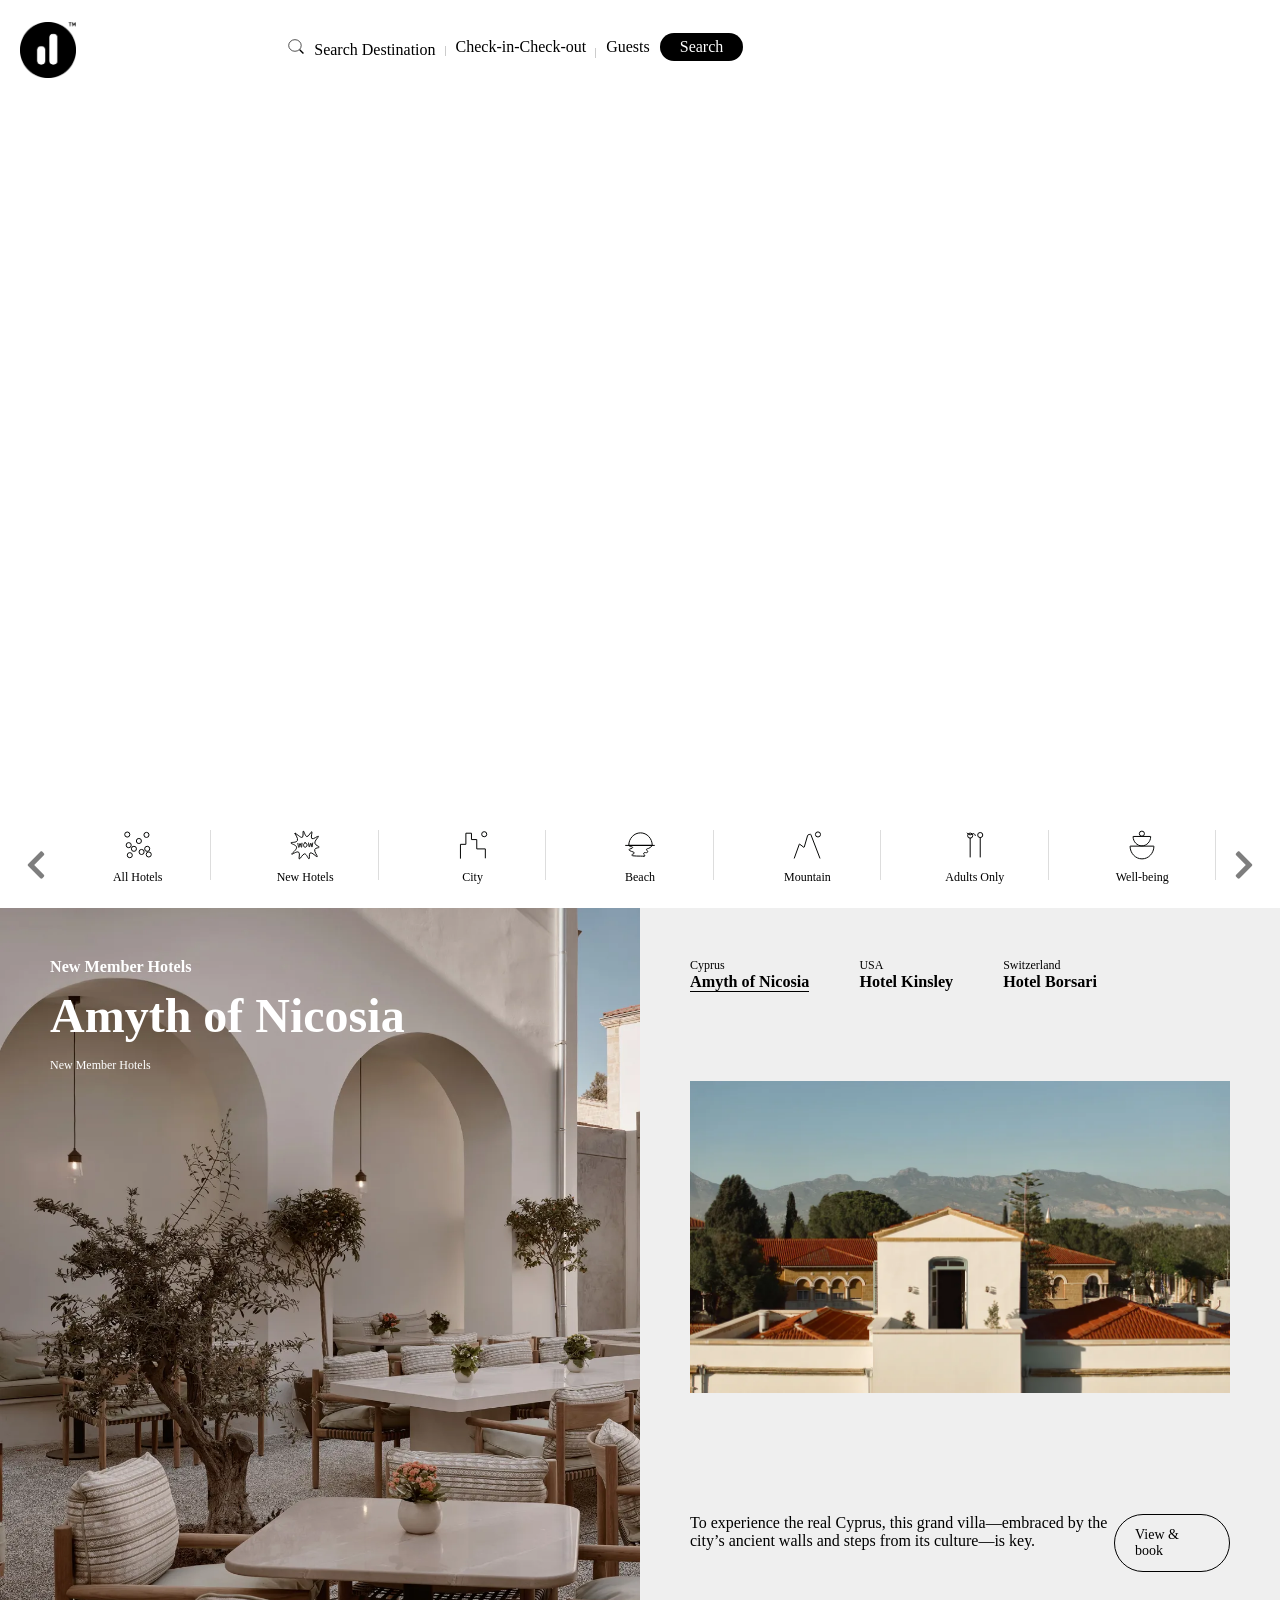
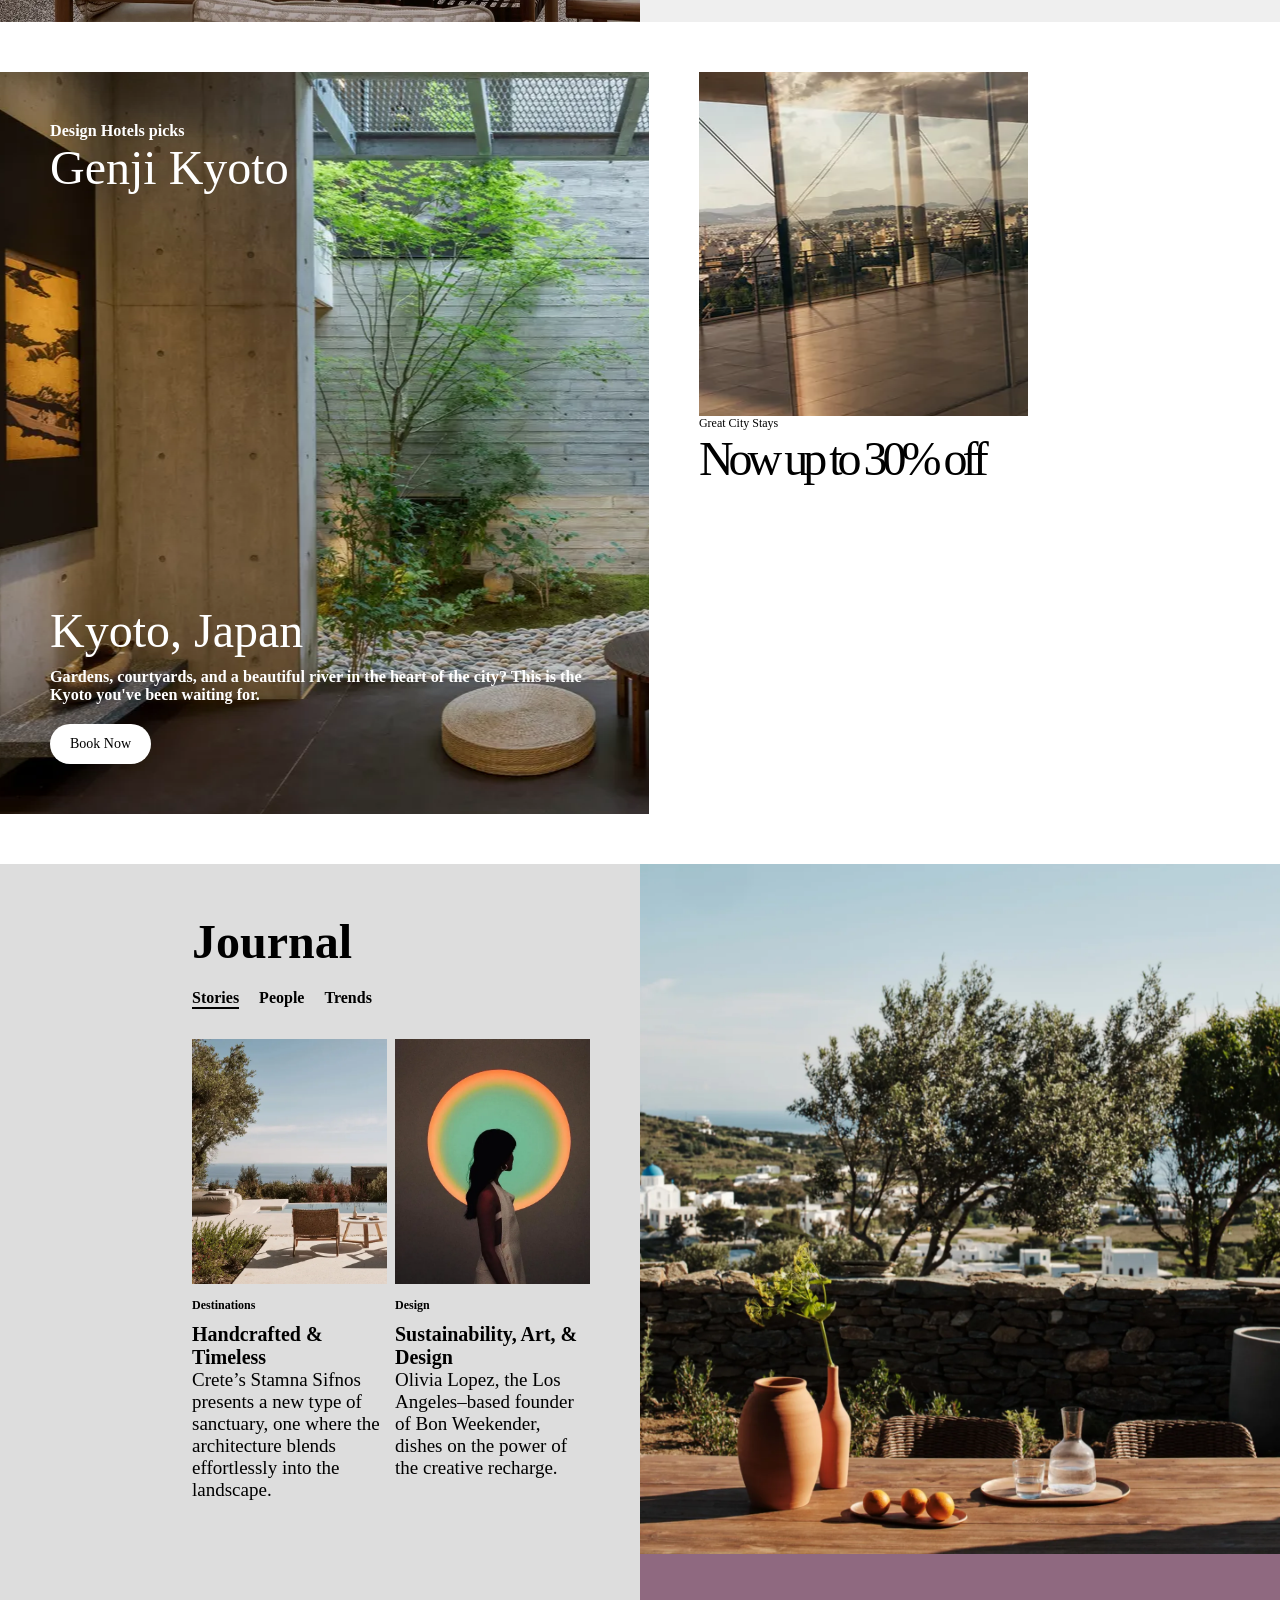
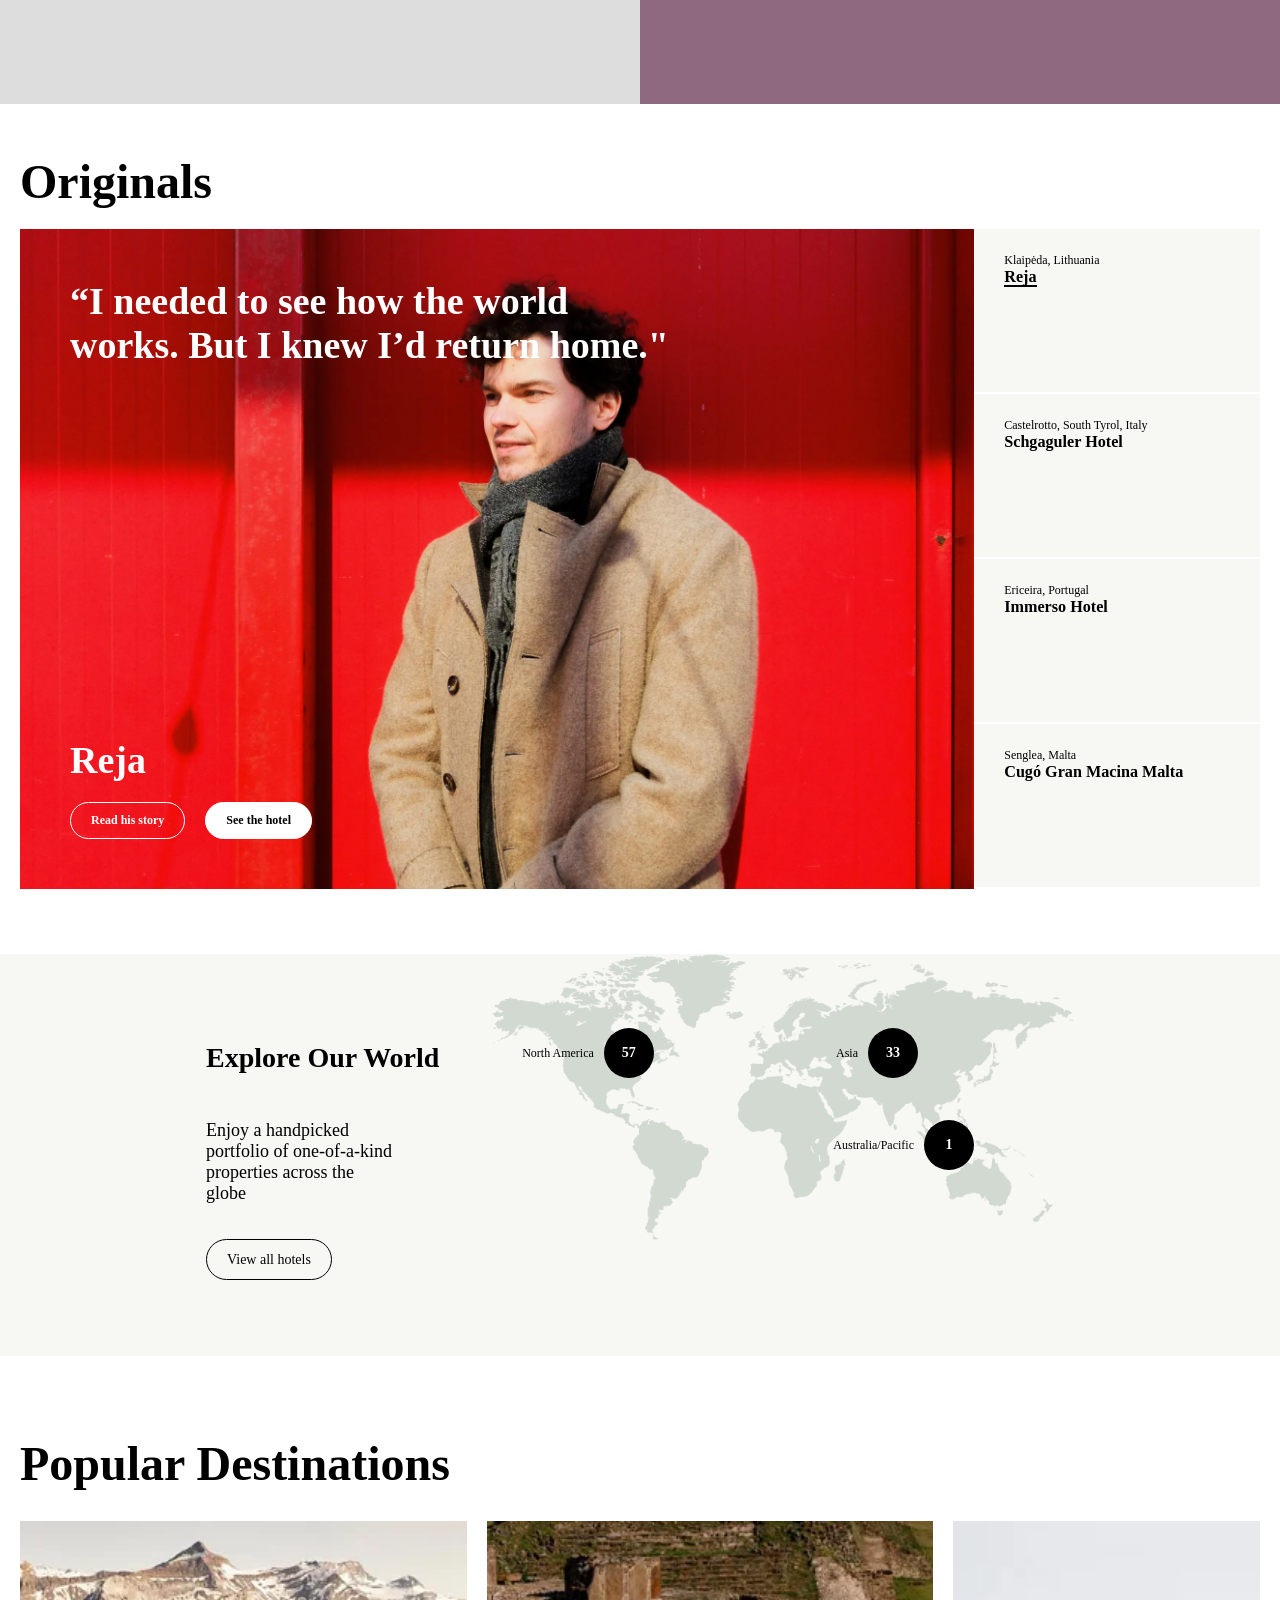
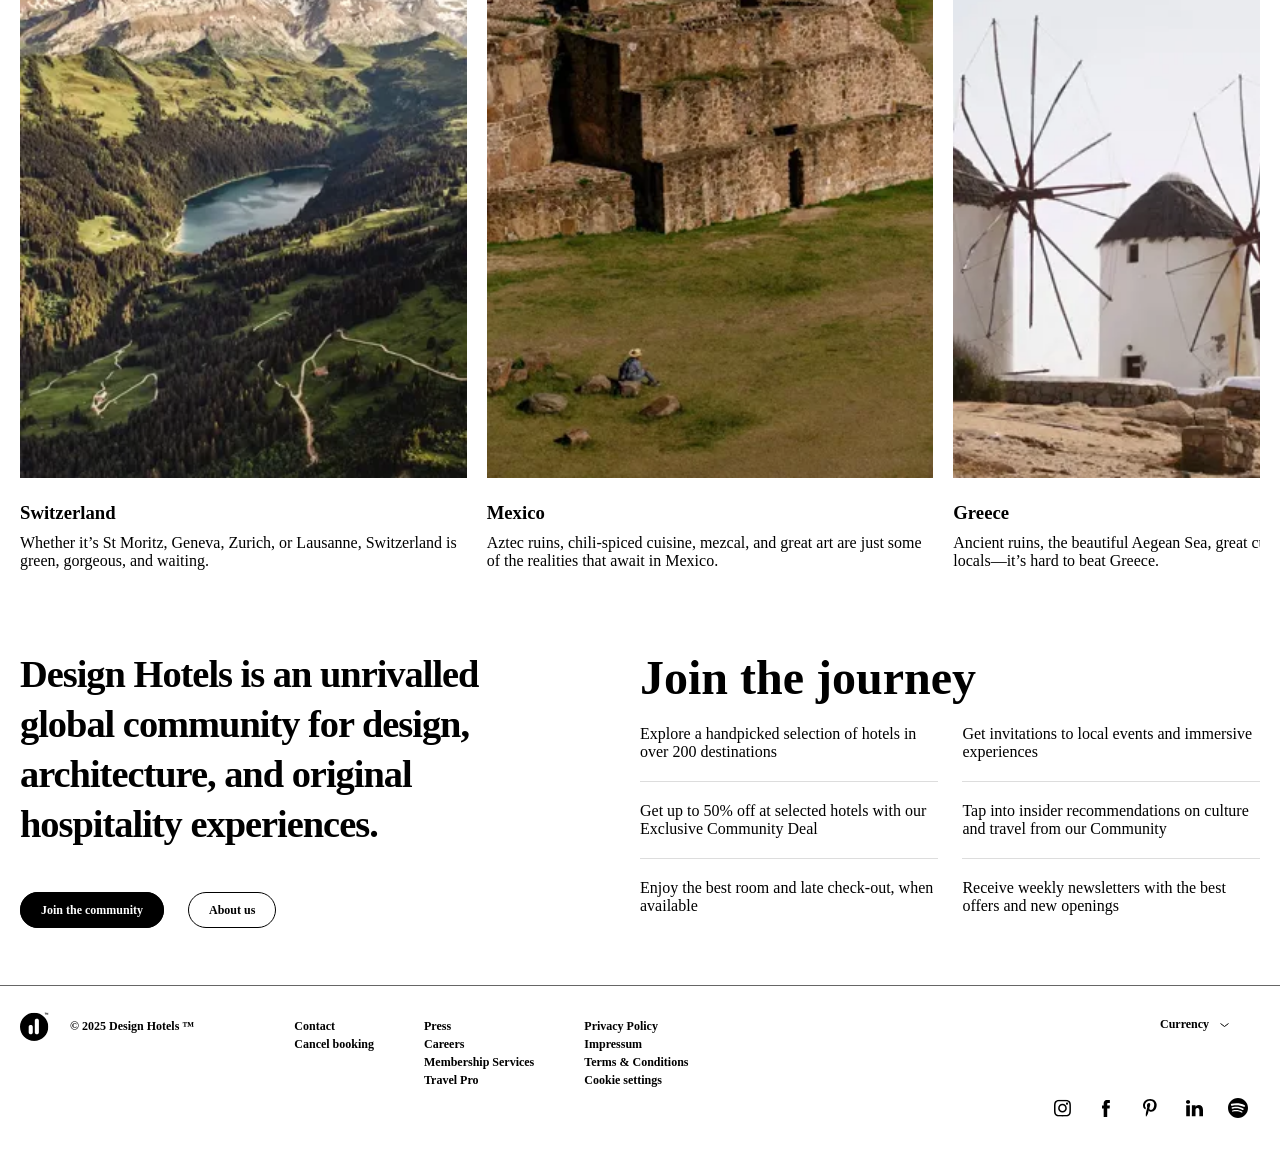
<file: designhotelslayout_teacher/index.html>
<!DOCTYPE html>
<html lang="en">
<head>
    <meta charset="UTF-8">
    <meta name="viewport" content="width=device-width, initial-scale=1.0">
    <title>디자인호텔스</title>
    <link rel="shortcut icon" href="./favicon.ico" type="image/x-icon">
    <link rel="icon" href="./favicon.ico" type="image/x-icon">
    <link rel="stylesheet" href="https://cdn.jsdelivr.net/npm/swiper@11/swiper-bundle.min.css" />
    <link rel="stylesheet" href="./css/style.css">
    <script src="https://code.jquery.com/jquery-3.6.0.min.js"></script>
    <script src="https://cdn.jsdelivr.net/npm/swiper@11/swiper-bundle.min.js"></script>
    <script src="./js/script.js" defer></script>
</head>
<body>
    <div id="wrap">
        <header>
            <div class="container">
                <h1>
                    <a href="#"><img src="./img/DH_Logo--circle.png" alt="logo"></a>
                </h1>
                <div class="searchWrap">
                    <ul>
                        <li><a href="#" class="leftLine">Search Destination</a></li>
                        <li><a href="#" class="leftLine">Check-in-Check-out</a></li>
                        <li><a href="#">Guests</a></li>
                        <li><a href="#">Search</a></li>
                    </ul>
                </div>
                <nav>
                    <ul>
                        <li class="showMenu"><a href="#">Hotels</a></li>
                        <li class="showMenu"><a href="#">Offers</a></li>
                        <li class="showMenu"><a href="#">Journal</a></li>
                        <li class="hidesearch"><a href="#"><img src="./img/search.svg" alt="search" width="14" height="14" ></a></li>
                        <li><a href="#"><svg class="login-element__icon" height="14" viewBox="0 0 14 14" width="14" xmlns="http://www.w3.org/2000/svg">
                                <path d="m12.5 12.5a3.25 3.25 0 1 0 -3.25-3.25 3.249 3.249 0 0 0 3.25 3.25zm0 1.625c-2.169 0-6.5 1.089-6.5 3.25v1.625h13v-1.625c0-2.161-4.331-3.25-6.5-3.25z" transform="translate(-5.5 -5.5)"></path>
                            </svg></a></li>
                    </ul>
                    <button><a href="#" class="toggle-menu"><svg xmlns="http://www.w3.org/2000/svg" width="30" height="20" viewBox="0 0 30 20">
  <rect width="30" height="1" rx="2"  />
  <rect y="8" width="30" height="1" rx="2"  />
  <rect y="16" width="30" height="1" rx="2"  />
</svg>
</a></button>
                </nav>
            </div>
        </header>
        <div class="mainBanner">
            <div class="video-container">
                                        
            <div class="video-wrapper">
                <video class="data-dashjs-player" loop="" muted="" playsinline="" autoplay="">
                    
                    <source data-source="large" data-src="https://player.vimeo.com/progressive_redirect/playback/1071111527/rendition/1080p/file.mp4?loc=external&amp;log_user=0&amp;signature=509f7cf43f5860bdd6124da04f35662fb75990dc31abed02fedec0a290b4cf30" type="video/mp4" src="https://player.vimeo.com/progressive_redirect/playback/1071111527/rendition/1080p/file.mp4?loc=external&amp;log_user=0&amp;signature=509f7cf43f5860bdd6124da04f35662fb75990dc31abed02fedec0a290b4cf30">
                </video>
                </div>
            </div>
            <div class="container">
                <h2>
                    We are Design Hotels. <br>
                    A collection of 300+ independent hotels rooted in  <br> design, locality, and <br> culture.
                </h2>
            </div>
        </div>
        <div class="slideIconimg">
            <div class="swiper mySwiper1">
                <div class="swiper-wrapper">
                            <div class="swiper-slide swiper-slide-active">
                                <a class="box70__link" href="/hotels/">
                                    <svg id="All" xmlns="http://www.w3.org/2000/svg" xmlns:xlink="http://www.w3.org/1999/xlink" width="30" height="30" viewBox="0 0 30 30" alt="All Hotels">
                                      <defs>
                                        <clipPath id="clip-path">
                                          <rect id="Rectangle_455" data-name="Rectangle 455" width="30" height="30" fill="none"></rect>
                                        </clipPath>
                                      </defs>
                                      <g id="Group_2458" data-name="Group 2458" clip-path="url(#clip-path)">
                                        <path id="Path_3610" data-name="Path 3610" d="M17.633,17.216a2.541,2.541,0,1,1-2.541-2.541A2.541,2.541,0,0,1,17.633,17.216Z" transform="translate(-10.839 -12.674)" fill="none" stroke="#050605" stroke-miterlimit="10" stroke-width="1"></path>
                                        <path id="Path_3611" data-name="Path 3611" d="M175.26,163.442a2.541,2.541,0,1,1-2.541-2.541A2.541,2.541,0,0,1,175.26,163.442Z" transform="translate(-146.971 -138.96)" fill="none" stroke="#050605" stroke-miterlimit="10" stroke-width="1"></path>
                                        <path id="Path_3612" data-name="Path 3612" d="M163.952,121.869a2.541,2.541,0,1,1-2.541-2.541A2.541,2.541,0,0,1,163.952,121.869Z" transform="translate(-137.205 -103.056)" fill="none" stroke="#050605" stroke-miterlimit="10" stroke-width="1"></path>
                                        <path id="Path_3613" data-name="Path 3613" d="M122.663,145.111a2.541,2.541,0,1,1-2.541-2.541A2.541,2.541,0,0,1,122.663,145.111Z" transform="translate(-101.546 -123.129)" fill="none" stroke="#050605" stroke-miterlimit="10" stroke-width="1"></path>
                                        <path id="Path_3614" data-name="Path 3614" d="M102.978,64.515a2.541,2.541,0,1,1-2.541-2.541A2.541,2.541,0,0,1,102.978,64.515Z" transform="translate(-84.546 -53.523)" fill="none" stroke="#050605" stroke-miterlimit="10" stroke-width="1"></path>
                                        <path id="Path_3615" data-name="Path 3615" d="M158.582,19.928a2.541,2.541,0,1,1-2.541-2.541A2.541,2.541,0,0,1,158.582,19.928Z" transform="translate(-132.567 -15.016)" fill="none" stroke="#050605" stroke-miterlimit="10" stroke-width="1"></path>
                                        <path id="Path_3616" data-name="Path 3616" d="M28.291,95.076a2.541,2.541,0,1,1-2.541-2.541A2.541,2.541,0,0,1,28.291,95.076Z" transform="translate(-20.043 -79.917)" fill="none" stroke="#050605" stroke-miterlimit="10" stroke-width="1"></path>
                                        <path id="Path_3617" data-name="Path 3617" d="M66.552,121.869a2.541,2.541,0,1,1-2.541-2.541A2.541,2.541,0,0,1,66.552,121.869Z" transform="translate(-53.087 -103.056)" fill="none" stroke="#050605" stroke-miterlimit="10" stroke-width="1"></path>
                                        <path id="Path_3618" data-name="Path 3618" d="M36.27,168.613a2.541,2.541,0,1,1-2.541-2.541A2.541,2.541,0,0,1,36.27,168.613Z" transform="translate(-26.934 -143.426)" fill="none" stroke="#050605" stroke-miterlimit="10" stroke-width="1"></path>
                                      </g>
                                    </svg>

                                    <span class="category strong box70__theme-name">All Hotels</span>
                                </a>
                            </div>
                                <div class="swiper-slide swiper-slide-next">
                                    <a class="box70__link" href="/themes/new-hotels/">
<svg xmlns="http://www.w3.org/2000/svg" xmlns:xlink="http://www.w3.org/1999/xlink" width="30" height="30" viewBox="0 0 30 30">
  <defs>
    <clipPath id="clip-path">
      <rect id="Rectangle_446" data-name="Rectangle 446" width="30" height="30" fill="none"></rect>
    </clipPath>
  </defs>
  <g id="Group_2437" data-name="Group 2437" clip-path="url(#clip-path)">
    <path id="Path_3584" data-name="Path 3584" d="M10.179,9.793c-.641.592,3.591,4.784,2.434,7.238-1.241,2.632-6.475,1.434-6.583,2.407-.109.988,5.352,1.662,5.761,4.325.384,2.5-5.2,6.306-4.851,6.974.327.625,5.065-3.425,6.922-2.02s-.361,6.5.635,6.773c1.015.277,3.271-5.006,5.255-5.122,2.049-.119,3.58,5.349,4.531,4.954.847-.352-.335-4.7.971-5.74,1.758-1.4,6.613,4.338,7.185,3.617.507-.64-3.426-5.015-2.459-7.313.782-1.859,4.289-1.209,4.4-2.2.119-1.052-3.846-1.559-4.362-4.049-.493-2.382,4.053-6.114,3.587-6.819-.482-.731-5.067,3.462-6.539,2.3-1.539-1.218.786-6.517-.046-6.831s-3.149,4.953-4.873,4.866c-1.831-.093-2.873-5.8-3.611-5.581-.709.206.348,5.445-1,6.288C15.941,14.851,10.916,9.113,10.179,9.793Z" transform="translate(-5.206 -6.53)" fill="none" stroke="#040504" stroke-linecap="round" stroke-miterlimit="10" stroke-width="1"></path>
    <path id="Path_3585" data-name="Path 3585" d="M57.6,97.1c.474,3.205.8,3.972,1.023,3.964.5-.019.59-3.942,1.151-3.964s.979,3.862,1.407,3.836c.185-.011.4-.752.512-4.092" transform="translate(-49.745 -83.64)" fill="none" stroke="#040504" stroke-linecap="round" stroke-miterlimit="10" stroke-width="1"></path>
    <path id="Path_3586" data-name="Path 3586" d="M136.279,95.475c.279,3.228.559,4.013.781,4.019.5.012.827-3.9,1.388-3.887s.743,3.914,1.172,3.914c.185,0,.445-.727.758-4.053" transform="translate(-117.696 -82.449)" fill="none" stroke="#040504" stroke-linecap="round" stroke-miterlimit="10" stroke-width="1"></path>
    <path id="Path_3587" data-name="Path 3587" d="M101.073,93.948c-.856.132-1.316,1.2-1.407,1.918-.133,1.052.4,2.39,1.279,2.557.986.187,2.264-1.114,2.174-2.43C103.045,94.907,102.036,93.8,101.073,93.948Z" transform="translate(-86.058 -81.125)" fill="none" stroke="#040504" stroke-linecap="round" stroke-miterlimit="10" stroke-width="1"></path>
  </g>
</svg>
                                        <span class="category strong box70__theme-name">New Hotels</span>
                                    </a>
                                </div>
                                <div class="swiper-slide">
                                    <a class="box70__link" href="/themes/city/">
<svg xmlns="http://www.w3.org/2000/svg" xmlns:xlink="http://www.w3.org/1999/xlink" width="30" height="30" viewBox="0 0 30 30">
  <defs>
    <clipPath id="clip-path">
      <rect id="Rectangle_451" data-name="Rectangle 451" width="30" height="30" fill="none"></rect>
    </clipPath>
  </defs>
  <g id="Group_2448" data-name="Group 2448" clip-path="url(#clip-path)">
    <path id="Path_3600" data-name="Path 3600" d="M178.777,14.892a2.541,2.541,0,1,1-2.541-2.541,2.541,2.541,0,0,1,2.541,2.541Z" transform="translate(-150.008 -10.667)" fill="none" stroke="#040504" stroke-miterlimit="10" stroke-width="1"></path>
    <path id="Path_3601" data-name="Path 3601" d="M17.948,48.556V34.645h5.428V23.518h5.591v6.357h5.286v9.341h8.578V48.2" transform="translate(-15.501 -20.311)" fill="none" stroke="#040504" stroke-linecap="round" stroke-miterlimit="10" stroke-width="1"></path>
  </g>
</svg>
                                        <span class="category strong box70__theme-name">City</span>
                                    </a>
                                </div>
                                <div class="swiper-slide">
                                    <a class="box70__link" href="/themes/beach/">
<svg xmlns="http://www.w3.org/2000/svg" xmlns:xlink="http://www.w3.org/1999/xlink" width="30" height="30" viewBox="0 0 30 30">
  <defs>
    <clipPath id="clip-path">
      <rect id="Rectangle_458" data-name="Rectangle 458" width="30" height="30" fill="none"></rect>
    </clipPath>
  </defs>
  <g id="Group_2473" data-name="Group 2473" clip-path="url(#clip-path)">
    <path id="Union_79" data-name="Union 79" d="M23429.186,321.341c-.912-.029-2.359-.029-3.354-.082-2.676-.141-5.059.076-7.711-.306-.424-.059-.93-.194-1.041-.6a.783.783,0,0,1,.338-.782,2.657,2.657,0,0,1,.824-.348c.584-.182,1.25-.582,1.2-1.187-.053-.582-.725-.859-1.283-1.035a25.744,25.744,0,0,1-3.033-1.165c-.426-.188-.914-.518-.838-.976a.827.827,0,0,1,.32-.494c.84-.7,2.186-.523,3-1.265a.743.743,0,0,0,.23-.329.607.607,0,0,0-.111-.529,1.359,1.359,0,0,0-1.014-.488c-.383-.035-.775.006-1.158-.065a2.1,2.1,0,0,1-1.488-1.134l23.34-.013H23414c0-6.923,5.252-12.54,11.734-12.54s11.729,5.617,11.729,12.54h-.059a6.694,6.694,0,0,1-3.906,3.117,5.457,5.457,0,0,0-1.311.353,1.016,1.016,0,0,0-.58,1.112c.2.635,1.168.735,1.408,1.359.219.588-.41,1.188-1.029,1.288a4.247,4.247,0,0,1-1.059-.024,4.912,4.912,0,0,0-.828-.041c-.631.029-1.342.447-1.312,1.076.018.488.459.829.818,1.147a.747.747,0,0,1,.158,1.041c-.146.318-.172.373-.455.373Z" transform="translate(-23410.223 -295.135)" fill="rgba(0,0,0,0)" stroke="#040504" stroke-linecap="round" stroke-linejoin="round" stroke-miterlimit="10" stroke-width="1"></path>
    <path id="Path_3628" data-name="Path 3628" d="M0,11.711H28.75" transform="translate(0.625 3.698)" fill="none" stroke="#000" stroke-linecap="round" stroke-width="1"></path>
  </g>
</svg>
                                        <span class="category strong box70__theme-name">Beach</span>
                                    </a>
                                </div>
                                <div class="swiper-slide">
                                    <a class="box70__link" href="/themes/mountain/">
<svg xmlns="http://www.w3.org/2000/svg" xmlns:xlink="http://www.w3.org/1999/xlink" width="30" height="30" viewBox="0 0 30 30">
  <defs>
    <clipPath id="clip-path">
      <rect id="Rectangle_447" data-name="Rectangle 447" width="30" height="30" fill="none"></rect>
    </clipPath>
  </defs>
  <g id="Group_2439" data-name="Group 2439" clip-path="url(#clip-path)">
    <path id="Path_3588" data-name="Path 3588" d="M176.8,16.471a2.541,2.541,0,1,1-2.541-2.541A2.541,2.541,0,0,1,176.8,16.471Z" transform="translate(-148.3 -12.03)" fill="none" stroke="#050605" stroke-miterlimit="10" stroke-width="1"></path>
    <path id="Path_3589" data-name="Path 3589" d="M17.093,54.583,22.056,40.73c.052-.149.13-.265.265-.184l4.126,3.168a.4.4,0,0,0,.583-.206l3.389-11.742a.552.552,0,0,1,.346-.368c.548-.194,1.759-.559,2.17-.7.389-.133.588.109.735.493l8.959,23.39" transform="translate(-14.762 -26.481)" fill="none" stroke="#050605" stroke-linecap="round" stroke-miterlimit="10" stroke-width="1"></path>
  </g>
</svg>
                                        <span class="category strong box70__theme-name">Mountain</span>
                                    </a>
                                </div>
                                <div class="swiper-slide">
                                    <a class="box70__link" href="/themes/adults-only/">
<svg id="Group_2451" data-name="Group 2451" xmlns="http://www.w3.org/2000/svg" width="30" height="30" viewBox="0 0 30 30">
  <path id="Path_3602" data-name="Path 3602" d="M53.045,22.612a3.854,3.854,0,0,0,2.8,1.8c1.644.066,2.619-1.566,3.844-1.2.771.231,1.2,1.121,1.448,1.9" transform="translate(-45.813 -19.529)" fill="none" stroke="#000" stroke-linecap="round" stroke-miterlimit="10" stroke-width="1"></path>
  <path id="Path_3603" data-name="Path 3603" d="M134.752,20.877a2.541,2.541,0,1,1-2.541-2.541,2.541,2.541,0,0,1,2.541,2.541Z" transform="translate(-111.986 -15.836)" fill="none" stroke="#000" stroke-miterlimit="10" stroke-width="1"></path>
  <path id="Path_3604" data-name="Path 3604" d="M60.941,25.059A2.541,2.541,0,1,1,58.4,22.518a2.541,2.541,0,0,1,2.541,2.541Z" transform="translate(-48.24 -19.447)" fill="none" stroke="#000" stroke-miterlimit="10" stroke-width="1"></path>
  <path id="Path_3633" data-name="Path 3633" d="M13.143,23.591V4.174" transform="translate(7.082 3.409)" fill="none" stroke="#000" stroke-linecap="round" stroke-width="1"></path>
  <path id="Path_3634" data-name="Path 3634" d="M13.143,23.021V4.174" transform="translate(-2.983 3.979)" fill="none" stroke="#000" stroke-linecap="round" stroke-width="1"></path>
  <rect id="Rectangle_452" data-name="Rectangle 452" width="30" height="30" fill="none"></rect>
</svg>
                                        <span class="category strong box70__theme-name">Adults Only</span>
                                    </a>
                                </div>
                                <div class="swiper-slide">
                                    <a class="box70__link" href="/themes/well-being/">
<svg xmlns="http://www.w3.org/2000/svg" xmlns:xlink="http://www.w3.org/1999/xlink" width="30" height="30" viewBox="0 0 30 30">
  <defs>
    <clipPath id="clip-path">
      <rect id="Rectangle_453" data-name="Rectangle 453" width="30" height="30" fill="none"></rect>
    </clipPath>
  </defs>
  <g id="Group_2453" data-name="Group 2453" clip-path="url(#clip-path)">
    <path id="Path_3605" data-name="Path 3605" d="M95.58,10.727a2.541,2.541,0,1,1-2.541-2.541,2.541,2.541,0,0,1,2.541,2.541Z" transform="translate(-78.157 -7.07)" fill="none" stroke="#040504" stroke-miterlimit="10" stroke-width="1"></path>
    <path id="Path_3606" data-name="Path 3606" d="M46.253,118.334a.163.163,0,0,1,.163.164c-.082,6.965-5.388,12.584-11.921,12.584s-11.838-5.619-11.92-12.582a.163.163,0,0,1,.163-.164Z" transform="translate(-19.497 -102.198)" fill="none" stroke="#040504" stroke-miterlimit="10" stroke-width="1"></path>
    <path id="Path_3607" data-name="Path 3607" d="M62.088,47.4a.12.12,0,0,1,.12.121c-.061,5.141-3.977,9.288-8.8,9.288s-8.738-4.147-8.8-9.288a.12.12,0,0,1,.12-.121Z" transform="translate(-38.529 -40.933)" fill="none" stroke="#040504" stroke-miterlimit="10" stroke-width="1"></path>
  </g>
</svg>                                        <span class="category strong box70__theme-name">Well-being</span>
                                    </a>
                                </div>
                                <div class="swiper-slide">
                                    <a class="box70__link" href="/themes/countryside/">
<svg xmlns="http://www.w3.org/2000/svg" xmlns:xlink="http://www.w3.org/1999/xlink" width="30" height="30" viewBox="0 0 30 30">
  <defs>
    <clipPath id="clip-path">
      <rect id="Rectangle_450" data-name="Rectangle 450" width="30" height="30" fill="none" stroke="#000" stroke-width="1"></rect>
    </clipPath>
  </defs>
  <g id="Group_2446" data-name="Group 2446" clip-path="url(#clip-path)">
    <path id="Path_3597" data-name="Path 3597" d="M29.808,22.48c.74-1.145.887-2.624,1.751-3.679a20.764,20.764,0,0,1,2.53-2c.806-.718,1.358-1.987.721-2.858a2.474,2.474,0,0,0-1.613-.815l-.177-2.032a.888.888,0,0,0-.242-.648c-.2-.158-.49-.113-.731-.2-.393-.136-.581-.574-.718-.967a6.8,6.8,0,0,0-1.2-2.413,2.121,2.121,0,0,0-2.439-.629,4.958,4.958,0,0,0-1.213,1.235,1.469,1.469,0,0,1-1.527.581,2.606,2.606,0,0,1-.8-.721,1.786,1.786,0,0,0-1.9-.529,2.086,2.086,0,0,0-1,2.069,15.5,15.5,0,0,1,.173,2.434.879.879,0,0,1-.394.719.668.668,0,0,1-.793-.259,1.473,1.473,0,0,1-.216-.866,6.014,6.014,0,0,0-.089-2.574,1.693,1.693,0,0,0-3.211.5,7.964,7.964,0,0,0,.087,1.377,1.276,1.276,0,0,1-.514,1.207c-.894.493-1.971-.925-2.9-.5-1.113.51-.175,2.659-1.249,3.245a3.837,3.837,0,0,1-.932.214,1.525,1.525,0,0,0-.425,2.779c.331.2.73.274,1.058.481.815.513.93,1.633.967,2.6a.768.768,0,0,0,.148.516.748.748,0,0,0,.561.155,12.488,12.488,0,0,0,2.175-.21,2.517,2.517,0,0,1,1.091-.057,1.578,1.578,0,0,1,.721.461c.975,1.025.978,2.718,1.982,3.714a3.617,3.617,0,0,0,2.29.9,3.706,3.706,0,0,0,2.277-.448c.523-.331.944-.962,1.546-1.156.542-.174.739.079,1.239.113a3.563,3.563,0,0,0,2.966-1.738Z" transform="translate(-8.694 -5.235)" fill="none" stroke="#000" stroke-linejoin="round" stroke-miterlimit="10" stroke-width="1"></path>
    <path id="Path_3598" data-name="Path 3598" d="M88.422,79.3l2.6,1.591L93.781,79.3" transform="translate(-76.364 -68.487)" fill="none" stroke="#000" stroke-linecap="round" stroke-miterlimit="10" stroke-width="1"></path>
    <path id="Path_3599" data-name="Path 3599" d="M84.255,103.994l3.146,1.928,3.349-1.928" transform="translate(-72.765 -89.813)" fill="none" stroke="#000" stroke-linecap="round" stroke-miterlimit="10" stroke-width="1"></path>
    <path id="Path_3635" data-name="Path 3635" d="M13.143,24.174v-20" transform="translate(1.596 4.906)" fill="none" stroke="#000" stroke-linecap="round" stroke-width="1"></path>
  </g>
</svg>
                                        <span class="category strong box70__theme-name">Countryside</span>
                                    </a>
                                </div>
                                <div class="swiper-slide">
                                    <a class="box70__link" href="/themes/food-drink/">
<svg id="Group_2456" data-name="Group 2456" xmlns="http://www.w3.org/2000/svg" xmlns:xlink="http://www.w3.org/1999/xlink" width="30" height="30" viewBox="0 0 30 30">
  <defs>
    <clipPath id="clip-path">
      <rect id="Rectangle_454" data-name="Rectangle 454" width="30" height="30" fill="none"></rect>
    </clipPath>
  </defs>
  <g id="Group_2455" data-name="Group 2455" clip-path="url(#clip-path)">
    <path id="Path_3608" data-name="Path 3608" d="M48.921,31.327c0,3.219-2.281,5.829-5.094,5.829s-5.094-2.61-5.094-5.829" transform="translate(-33.451 -27.055)" fill="none" stroke="#040504" stroke-linecap="round" stroke-miterlimit="10" stroke-width="1"></path>
    <path id="Path_3609" data-name="Path 3609" d="M142.072,39.673c2.4,0,4.343-2.816,4.343-6.29s-1.944-6.29-4.343-6.29" transform="translate(-122.699 -23.398)" fill="none" stroke="#040504" stroke-linecap="round" stroke-linejoin="round" stroke-miterlimit="10" stroke-width="1"></path>
    <path id="Path_3632" data-name="Path 3632" d="M13.143,26.838V4.174" transform="translate(-2.768 0.143)" fill="none" stroke="#000" stroke-linecap="round" stroke-width="1"></path>
    <path id="Path_3642" data-name="Path 3642" d="M13.143,27.46V4.174" transform="translate(6.23 -0.48)" fill="none" stroke="#000" stroke-linecap="round" stroke-width="1"></path>
  </g>
</svg>
                                        <span class="category strong box70__theme-name">Gastronomy Hotels</span>
                                    </a>
                                </div>
                                <div class="swiper-slide">
                                    <a class="box70__link" href="/themes/honeymoon/">
<svg id="romance" xmlns="http://www.w3.org/2000/svg" xmlns:xlink="http://www.w3.org/1999/xlink" width="30" height="30" viewBox="0 0 30 30">

  <defs>

    <clipPath id="clip-path">

      <rect id="Rectangle_466" data-name="Rectangle 466" width="30" height="30" fill="none" stroke="#000" stroke-width="1"></rect>

    </clipPath>

  </defs>

  <g id="Group_2496" data-name="Group 2496" clip-path="url(#clip-path)">

    <g id="Romance-2" data-name="Romance" transform="translate(0.349 5.995)">

      <circle id="Ellipse_44" data-name="Ellipse 44" cx="8.879" cy="8.879" r="8.879" transform="matrix(0.998, -0.055, 0.055, 0.998, -0.349, 0.63)" fill="none" stroke="#010101" stroke-miterlimit="10" stroke-width="1"></circle>

      <circle id="Ellipse_45" data-name="Ellipse 45" cx="8.879" cy="8.879" r="8.879" transform="matrix(0.998, -0.055, 0.055, 0.998, 10.937, 0.63)" fill="none" stroke="#010101" stroke-miterlimit="10" stroke-width="1"></circle>

    </g>

  </g>

</svg>                                        <span class="category strong box70__theme-name">Honeymoon</span>
                                    </a>
                                </div>
                                <div class="swiper-slide">
                                    <a class="box70__link" href="/themes/family-friendly/">
<svg id="Group_2442" data-name="Group 2442" xmlns="http://www.w3.org/2000/svg" xmlns:xlink="http://www.w3.org/1999/xlink" width="30" height="30" viewBox="0 0 30 30">
  <defs>
    <clipPath id="clip-path">
      <rect id="Rectangle_448" data-name="Rectangle 448" width="30" height="30" fill="none" stroke="#000" stroke-width="1"></rect>
    </clipPath>
  </defs>
  <g id="Group_2441" data-name="Group 2441" clip-path="url(#clip-path)">
    <path id="Path_3590" data-name="Path 3590" d="M24.66,25.144a3.854,3.854,0,0,0,2.8,1.8c1.644.066,2.619-1.566,3.844-1.2.771.231,1.2,1.121,1.448,1.9" transform="translate(-21.297 -21.715)" fill="none" stroke="#000" stroke-linecap="round" stroke-miterlimit="10" stroke-width="1"></path>
    <path id="Path_3591" data-name="Path 3591" d="M155.961,22.228a2.541,2.541,0,1,1-2.541-2.541A2.541,2.541,0,0,1,155.961,22.228Z" transform="translate(-130.304 -17.002)" fill="none" stroke="#000" stroke-miterlimit="10" stroke-width="1"></path>
    <path id="Path_3592" data-name="Path 3592" d="M98.316,81.21a2.541,2.541,0,1,1-2.541-2.541A2.541,2.541,0,0,1,98.316,81.21Z" transform="translate(-80.519 -67.941)" fill="none" stroke="#000" stroke-miterlimit="10" stroke-width="1"></path>
    <path id="Path_3593" data-name="Path 3593" d="M32.556,27.592a2.541,2.541,0,1,1-2.541-2.541A2.541,2.541,0,0,1,32.556,27.592Z" transform="translate(-23.727 -21.635)" fill="none" stroke="#000" stroke-miterlimit="10" stroke-width="1"></path>
    <path id="Path_3636" data-name="Path 3636" d="M13.143,22.9V4.174" transform="translate(-6.854 4.325)" fill="none" stroke="#000" stroke-linecap="round" stroke-width="1"></path>
    <path id="Path_3637" data-name="Path 3637" d="M13.143,15.593V4.174" transform="translate(2.112 11.636)" fill="none" stroke="#000" stroke-linecap="round" stroke-width="1"></path>
    <path id="Path_3639" data-name="Path 3639" d="M13.143,8.174v-4" transform="translate(4.112 10.826)" fill="none" stroke="#000" stroke-linecap="round" stroke-width="1"></path>
    <path id="Path_3640" data-name="Path 3640" d="M13.143,8.174v-4" transform="translate(0.112 10.826)" fill="none" stroke="#000" stroke-linecap="round" stroke-width="1"></path>
    <path id="Path_3638" data-name="Path 3638" d="M13.143,23.413V4.174" transform="translate(9.972 3.816)" fill="none" stroke="#000" stroke-linecap="round" stroke-width="1"></path>
  </g>
</svg>
                                        <span class="category strong box70__theme-name">Family Friendly</span>
                                    </a>
                                </div>
                                <div class="swiper-slide">
                                    <a class="box70__link" href="/themes/offbeat-destinations/">
<svg xmlns="http://www.w3.org/2000/svg" xmlns:xlink="http://www.w3.org/1999/xlink" width="30" height="30" viewBox="0 0 30 30">
  <defs>
    <clipPath id="clip-path">
      <rect id="Rectangle_445" data-name="Rectangle 445" width="30" height="30" fill="none"></rect>
    </clipPath>
  </defs>
  <g id="Group_2435" data-name="Group 2435" clip-path="url(#clip-path)">
    <path id="Path_3582" data-name="Path 3582" d="M39.645,5.574V31.655a.3.3,0,0,1-.3.3H24.713a1.875,1.875,0,1,0-3.75,0h-7.4a.3.3,0,0,1-.3-.3v-8.43a.3.3,0,0,1,.3-.3h3.1a.3.3,0,0,0,.3-.3V11.363a.3.3,0,0,1,.3-.3h6.892a.3.3,0,0,0,.3-.3V8.539a.3.3,0,0,1,.3-.3H27.7a.263.263,0,0,0,0,.033,1.875,1.875,0,0,0,3.75,0,.264.264,0,0,0,0-.033h2.3a.3.3,0,0,0,.3-.3V5.574a.3.3,0,0,1,.3-.3h4.994a.3.3,0,0,1,.3.3Z" transform="translate(-11.455 -4.551)" fill="none" stroke="#000" stroke-miterlimit="10" stroke-width="1"></path>
    <path id="Path_3583" data-name="Path 3583" d="M122.834,15.385a1.875,1.875,0,1,1-3.75,0,.26.26,0,0,1,0-.033,1.874,1.874,0,0,1,3.747,0,.264.264,0,0,1,0,.033Z" transform="translate(-102.845 -11.668)" fill="none" stroke="#000" stroke-miterlimit="10" stroke-width="1"></path>
    <path id="Path_3629" data-name="Path 3629" d="M122.834,15.385a1.875,1.875,0,1,1-3.75,0,.26.26,0,0,1,0-.033,1.874,1.874,0,0,1,3.747,0,.264.264,0,0,1,0,.033Z" transform="translate(-109.576 12.023)" fill="none" stroke="#000" stroke-miterlimit="10" stroke-width="1"></path>
  </g>
</svg>
                                        <span class="category strong box70__theme-name">Offbeat Destinations</span>
                                    </a>
                                </div>
                                <div class="swiper-slide">
                                    <a class="box70__link" href="/themes/interior-design/">
<svg id="interior-design-02" xmlns="http://www.w3.org/2000/svg" xmlns:xlink="http://www.w3.org/1999/xlink" width="30" height="30" viewBox="0 0 30 30">
  <defs>
    <clipPath id="clip-path">
      <rect id="Rectangle_466" data-name="Rectangle 466" width="24.281" height="30" fill="none" stroke="#000" stroke-width="1"></rect>
    </clipPath>
  </defs>
  <rect id="Rectangle_467" data-name="Rectangle 467" width="30" height="30" fill="none"></rect>
  <g id="Group_2497" data-name="Group 2497" transform="translate(3)">
    <g id="Group_2496" data-name="Group 2496" clip-path="url(#clip-path)">
      <path id="Path_3626" data-name="Path 3626" d="M26.237,78.566a.16.16,0,0,1-.158.16H3.16a.161.161,0,0,1-.16-.16C3.08,71.777,8.251,66.3,14.619,66.3S26.157,71.777,26.237,78.566Z" transform="translate(-2.478 -54.768)" fill="none" stroke="#000" stroke-miterlimit="10" stroke-width="1"></path>
      <path id="Path_3627" data-name="Path 3627" d="M52.831,138.735a4.526,4.526,0,1,1-9.052,0,4.461,4.461,0,0,1,.112-.995H52.72a4.461,4.461,0,0,1,.111,1Z" transform="translate(-36.165 -113.782)" fill="none" stroke="#000" stroke-miterlimit="10" stroke-width="1"></path>
      <path id="Path_3641" data-name="Path 3641" d="M13.143,14.729V4.174" transform="translate(-1.004 -3.674)" fill="none" stroke="#000" stroke-linecap="round" stroke-width="1"></path>
    </g>
  </g>
</svg>
                                        <span class="category strong box70__theme-name">Interior Design</span>
                                    </a>
                                </div>
                                <div class="swiper-slide">
                                    <a class="box70__link" href="/themes/art-culture/">
<svg xmlns="http://www.w3.org/2000/svg" xmlns:xlink="http://www.w3.org/1999/xlink" width="30" height="30" viewBox="0 0 30 30">
  <defs>
    <clipPath id="clip-path">
      <rect id="Rectangle_463" data-name="Rectangle 463" width="30" height="30" fill="none" stroke="#000" stroke-width="1"></rect>
    </clipPath>
  </defs>
  <g id="Group_2495" data-name="Group 2495" clip-path="url(#clip-path)">
    <path id="Path_3624" data-name="Path 3624" d="M57.626,9.41a16.073,16.073,0,0,1-1.411-3.89c-.134-.647-.215-1.317.1-1.507.056-.033.172-.084.534,0a3.65,3.65,0,0,1,1.458.779,8.188,8.188,0,0,1,1.118.924,3.3,3.3,0,0,1,.681,1.8A10.87,10.87,0,0,1,62.439,9.7a3.279,3.279,0,0,1,.34.534,3.667,3.667,0,0,1,.292,2.139C62.3,18.712,61.613,20.5,61.613,20.5a18.453,18.453,0,0,1-5.446,8.266,19.486,19.486,0,0,1-4.863,2.82,21.8,21.8,0,0,1-4.133,1.264,2.265,2.265,0,0,1-.826-.438.986.986,0,0,1-.389-.486c-.033-.128-.05-.356.243-.826.352-.564.585-.575.875-.973.424-.58.17-.89.534-1.6A3.888,3.888,0,0,1,48.629,27.4c.632-.583,1.167-1.266,1.751-1.9a30.265,30.265,0,0,0,3.356-4.814,31.961,31.961,0,0,0,2.771-6.613A37.591,37.591,0,0,0,57.626,9.41Z" transform="translate(-39.528 -3.413)" fill="none" stroke="#000" stroke-miterlimit="10" stroke-width="1"></path>
    <path id="Path_3625" data-name="Path 3625" d="M77.655,78.933c1.627-1.8,4.257-3.929,5.976-6.839,2.086-3.529,2.6-7.035,3.4-9.579" transform="translate(-66.819 -53.792)" fill="none" stroke="#000" stroke-linecap="round" stroke-miterlimit="10" stroke-width="1"></path>
  </g>
</svg>
                                        <span class="category strong box70__theme-name">Art &amp; Culture</span>
                                    </a>
                                </div>
                                <div class="swiper-slide">
                                    <a class="box70__link" href="/themes/history/">
<svg xmlns="http://www.w3.org/2000/svg" xmlns:xlink="http://www.w3.org/1999/xlink" width="30" height="30" viewBox="0 0 30 30">
  <defs>
    <clipPath id="clip-path">
      <rect id="Rectangle_462" data-name="Rectangle 462" width="30" height="30" fill="none"></rect>
    </clipPath>
  </defs>
  <g id="Group_2494" data-name="Group 2494" clip-path="url(#clip-path)">
    <path id="Path_3621" data-name="Path 3621" d="M45.266,3H55.795L53.808,16.8q2.719,7.454,5.436,14.909H42.351q2.816-7.454,5.631-14.909Q46.624,9.9,45.264,3Z" transform="translate(-35.798 -2.352)" fill="none" stroke="#000" stroke-linecap="round" stroke-linejoin="round" stroke-width="1"></path>
    <path id="Path_3622" data-name="Path 3622" d="M7.458,32.839a2.4,2.4,0,0,1-.76-2.69c.558-1.178,2.388-1.3,3.394-.687,1.378.837,1.443,3.185.524,4.523-1.171,1.7-3.927,1.758-5.588.716-2.2-1.381-2.609-4.78-1.228-7A5.885,5.885,0,0,1,8.225,25.22" transform="translate(-2.548 -21.127)" fill="none" stroke="#000" stroke-linecap="round" stroke-linejoin="round" stroke-width="1"></path>
    <path id="Path_3623" data-name="Path 3623" d="M141.627,33.275a2.4,2.4,0,0,0,.628-2.724c-.616-1.149-2.448-1.18-3.423-.521-1.335.9-1.287,3.251-.3,4.543,1.251,1.645,4.009,1.564,5.616.443,2.133-1.488,2.374-4.9.885-7.05a5.879,5.879,0,0,0-4.541-2.267" transform="translate(-116.455 -21.533)" fill="none" stroke="#000" stroke-linecap="round" stroke-linejoin="round" stroke-width="1"></path>
  </g>
</svg>
                                        <span class="category strong box70__theme-name">History</span>
                                    </a>
                                </div>
                                <div class="swiper-slide">
                                    <a class="box70__link" href="/themes/sustainable/">
<svg xmlns="http://www.w3.org/2000/svg" xmlns:xlink="http://www.w3.org/1999/xlink" width="30" height="30" viewBox="0 0 30 30">
  <defs>
    <clipPath id="clip-path">
      <rect id="Rectangle_449" data-name="Rectangle 449" width="30" height="30" fill="none" stroke="#000" stroke-width="1"></rect>
    </clipPath>
  </defs>
  <g id="Group_2444" data-name="Group 2444" clip-path="url(#clip-path)">
    <path id="Path_3594" data-name="Path 3594" d="M31.957,31.894c-1.7,1.7-4.979,1.481-8.786-.25a2.542,2.542,0,1,0-4.35-2.49,40.811,40.811,0,0,1-5.727-4.792C5.8,17.074,2.433,8.629,5.562,5.5,7.7,3.357,12.34,4.261,17.389,7.386a2.541,2.541,0,1,0,4.1,2.962c.99.821,1.975,1.717,2.94,2.682C31.714,20.319,35.086,28.764,31.957,31.894Z" transform="translate(-3.795 -3.74)" fill="none" stroke="#000" stroke-miterlimit="10" stroke-width="1"></path>
    <path id="Path_3595" data-name="Path 3595" d="M100.008,23.09a2.531,2.531,0,1,1-.742-1.8,2.542,2.542,0,0,1,.742,1.8Z" transform="translate(-81.98 -17.748)" fill="none" stroke="#000" stroke-miterlimit="10" stroke-width="1"></path>
    <path id="Path_3596" data-name="Path 3596" d="M114.138,176.71a2.53,2.53,0,1,1-.742-1.8A2.542,2.542,0,0,1,114.138,176.71Z" transform="translate(-94.183 -150.42)" fill="none" stroke="#000" stroke-miterlimit="10" stroke-width="1"></path>
  </g>
</svg>
                                        <span class="category strong box70__theme-name">Sustainable</span>
                                    </a>
                                </div>
                </div>  
            </div>
            <a href="#" class="swiper-button-next1"><img src="./img/chevron-left-solid.svg" alt=""></a>
            <a  href="#" class="swiper-button-prev1"><img src="./img/chevron-right-solid.svg" alt=""></a>
        </div>
        <section class="section1">
            <div class="section1-left">
              <ul class="item-contents">
                <li class="item-content1">
                  <a href="#">
                    <img src="./img/01-amyth-of-nicosia.webp" alt="">
                    <p class="h3">New Member Hotels</p>
                    <h2 class="h1">Amyth of Nicosia</h2>
                    <p class="category">New Member Hotels</p>
                  </a>
                </li>
                 <li class="item-content1">
                  <a href="#">
                    <img src="./img/01-hotel-kinsley.webp" alt="">
                    <p class="h3">New Member Hotels</p>
                    <h2 class="h1">AHotel Kinsley </h2>
                    <p class="category">Kingston, New York, USA</p>
                  </a>
                </li>
                 <li class="item-content1">
                  <a href="#">
                    <img src="./img/01-dh-hotel-borsari.webp" alt="">
                    <p class="h3">New Member Hotels</p>
                    <h2 class="h1">Hotel Borsari </h2>
                    <p class="category">Martigny, Switzerland</p>
                  </a>
                </li>
              </ul>
            </div>
            <div class="section1-right">
              <div class="section1-right-tabBox section-tabBox">
                <ul>
                  <li class="active">
                    <a href="#">
                      <p class="category">Cyprus</p>
                      <p class="h3">Amyth of Nicosia</p>
                    </a>
                  </li>
                  <li>
                    <a href="#">
                      <p class="category">USA</p>
                      <p class="h3">Hotel Kinsley</p>
                    </a>
                  </li>
                  <li>
                    <a href="#">
                      <p class="category">Switzerland</p>
                      <p class="h3">Hotel Borsari</p>
                    </a>
                  </li>
                </ul>
              </div>
              <div class="section1-right-imgBox">
                <div class="img1"><img src="./img/02-amyth-of-nicosia.webp" alt=""></div>
                <div class="img2"><img src="./img/02-hotel-kinsley.webp" alt=""></div>
                <div class="img3"><img src="./img/02-dh-hotel-borsari.webp" alt=""></div>
              </div>
              <div class="section1-right-txtBox">
                <div class="textWrap">
                  <p class="text1">To experience the real Cyprus, this grand villa—embraced by the city’s ancient walls and steps from its culture—is key.</p>
                  <p class="text2">
                    The Catskill Mountains area just got a new Upstate New York gem—four, in fact. Hotel Kinsley is a village of wonder.

                  </p>
                  <p class="text3">
                    Set amid Roman ruins and thermal baths in buzzing Martigny, this ancient-meets-contemporary wonder is Switzerland at its best.
                  </p>
                </div>
                <a href="#" class="btn">View & book</a>
              </div>
            </div>
        </section>
        <section class="section2">
            <div class="section2-left">
              <div class="section2-leftTop-text">
                <div class="h3">Design Hotels picks</div>
                <div class="h1">Genji Kyoto</div>
              </div>
              <div class="section2-leftBot-text">
                  <div class="h1">Kyoto, Japan</div>
                  <div class="h3">Gardens, courtyards, and a beautiful river in the heart of the city?
This is the Kyoto you've been waiting for.</div>
                  <div class="btn">Book Now</div>
                
              </div>
            </div>
            <div class="section2-right">
                <div class="section2-row1">
                    <div class="section2-imgbox"></div>
                    <div class="section2-txtbox">
                        <div class="category">Great City Stays</div>
                        <div class="h1">Now up to 30% off</div>
                    </div>
                </div>
                 <div class="section2-row2">
                    <div class="section2-imgbox"></div>
                    <div class="section2-txtbox">
                        <div class="category">Art & Culture</div>
                        <div class="h1">Stay Where <br> Creativity Thrives</div>
                    </div>
                </div>
            </div>
        </section>
        <section class="section3">
            <div class="section3-left">
                <div class="section3-left-box">
                  <h2 class="h1">Journal</h2>
                  <div class="tab">
                    <ul>
                      <li class="active"><a href="#">Stories</a></li>
                      <li><a href="#">People</a></li>
                      <li><a href="#">Trends</a></li>
                    </ul>
                  </div>                  
                  <div class="contentBox">
                    <div class="contentText">
                      <div>
                        <div class="contentTextLeft">
                          <img src="./img/culture-journal-box-stamna-sifnos.webp" alt="">
                          <h4>Destinations</h4>
                          <h3>Handcrafted & Timeless</h3>
                          <p>Crete’s Stamna Sifnos presents a new type of sanctuary, one where the architecture blends effortlessly into the landscape.</p>
                        </div>
                        <div class="contentTextRight">
                          <img src="./img/culture-journal-box-olivia-lopez.webp" alt="">
                          <h4>Design</h4>
                          <h3>Sustainability, Art, & Design</h3>
                          <p>Olivia Lopez, the Los Angeles–based founder of Bon Weekender, dishes on the power of the creative recharge.</p>
                        </div>
                      </div>
                    </div>
                    <div class="contentText">
                      <div>
                        <div class="contentTextLeft">
                          <img src="./img/culture-journal-box-mansour-brothers.webp" alt="">
                          <h4>Originals</h4>
                          <h3>Hometown Heroes</h3>
                          <p>With the Granger Hotel Gaslamp Quarter, Alvin and Kevin Mansour have created a living love letter to their beloved San Diego.</p>
                        </div>
                        <div class="contentTextRight">
                          <img src="./img/culture-journal-box-sbokou-sisters.webp" alt="">
                          <h4>Originals</h4>
                          <h3>Recreating Crete</h3>
                          <p>Fearless sisters Agapi and Costantza Sbokou give “authenticity” new meaning at Phāea Cretan Malia.</p>
                        </div>
                      </div>
                    </div>
                    <div class="contentText">
                      <div>
                        <div class="contentTextLeft">
                          <img src="./img/ff25-dh-promo-box-images.webp" alt="">
                          <h4>Further</h4>
                          <h3>Futher Forecast 2025 is Here!</h3>
                          <p>See how your desire to form deeper connections has given rise to micro-communities that are reshaping travel.</p>
                        </div>
                        <div class="contentTextRight">
                          <img src="./img/jo-further-community.webp" alt="">
                          <h4>Further</h4>
                          <h3>Why Community Matters</h3>
                          <p>A desire for a deeper sense of community is shaping the future of travel</p>
                        </div>
                      </div>
                    </div>
                  </div> 
                </div>
            </div>
            <div class="section3-right">
              <ul class="item-contents">
                <li><img src="./img/culture-journal-box-stories-kv.webp" alt=""></li>
                <li><img src="./img/culture-journal-box-people-kv.webp" alt=""></li>
                <li>
                  <video src="./img/e44507ea-5a2885fd.mp4" autoplay muted ></video>
                </li>
              </ul>
              
            </div>
        </section>
        <section class="section4">
          <div class="container">
            <h2 class="h1">Originals</h2>
            <div class="section4flex">
              <div class="section4-imgBox">
                <div class="section4-img1 section4-img">
                    <div class="section4TextWrap">
                      <h2>“I needed to see how the world <br>works. But I knew I’d return home."</h2>
                      <div class="section4BotWrap">
                        <h2 class="h1">Reja</h2>
                        <div class="section4ButtonWrap">
                          <a href="#">Read his story </a>
                          <a href="#">See the hotel </a>
                        </div>
                      </div>
                    </div>
                </div>
                <div class="section4-img2 section4-img">
                    <div class="section4TextWrap">
                      <h2>“We wanted to create a place that <br>inspires guests to live a better life. <br> So, we focused on simplicity."</h2>
                      <div class="section4BotWrap">
                        <h2 class="h1">Schgaguler Hotel</h2>
                        <div class="section4ButtonWrap">
                          <a href="#">Read their story </a>
                          <a href="#">See the hotel </a>
                        </div>
                      </div>
                    </div>
                </div>
                <div class="section4-img3 section4-img">
                    <div class="section4TextWrap">
                      <h2>“Throughout my life, I’ve seen how <br>surfing can transform local <br> communities."</h2>
                      <div class="section4BotWrap">
                        <h2 class="h1">Immerso Hotel</h2>
                        <div class="section4ButtonWrap">
                          <a href="#">Read their story </a>
                          <a href="#">See the hotel </a>
                        </div>
                      </div>
                    </div>
                </div>
                <div class="section4-img4 section4-img">
                    <div class="section4TextWrap">
                      <h2>“Our goal was to take an already <br>extraordinary property and elevate <br> it through incredible experiences."</h2>
                      <div class="section4BotWrap">
                        <h2 class="h1">Cugó Gran Macina Malta</h2>
                        <div class="section4ButtonWrap">
                          <a href="#">Read their story </a>
                          <a href="#">See the hotel </a>
                        </div>
                      </div>
                    </div>
                </div>
              </div>
              <div class="section4-txtBox">
                  <div class="textBox">
                    <a href="#">
                        <p class="category">Klaipėda, Lithuania</p>
                        <span class="h3 active">Reja</span>
                    </a>
                  </div>
                  <div class="textBox">
                    <a href="#">
                        <p class="category">Castelrotto, South Tyrol, Italy</p>
                        <span class="h3">Schgaguler Hotel</span>
                    </a>
                  </div>
                  <div class="textBox">
                    <a href="#">
                        <p class="category">Ericeira, Portugal</p>
                        <span class="h3">Immerso Hotel</span>
                    </a>
                  </div>
                  <div class="textBox">
                    <a href="#">
                        <p class="category">Senglea, Malta</p>
                        <span class="h3">Cugó Gran Macina Malta</span>
                    </a>
                  </div>
              </div>
            </div>
          </div>
        </section>
        <section class="section5">
            <div class="section5Margin">
                <div class="section5-text">
                    <h2>Explore Our World</h2>
                    <p>Enjoy a handpicked <br> portfolio of one-of-a-kind properties across the <br> globe</p>
                    <div ><a href="#" class="btn">View all hotels</a></div>
                </div>
                <div class="section5-img">
                    <img src="./img/world.webp" alt="">
                    <div class="na imgP">
                        <a href="#">
                            <p>North America</p>
                            <h3>57</h3>
                        </a>
                    </div>
                    <div class="asia imgP">
                        <a href="#">
                            <p>Asia</p>
                            <h3>33</h3>
                        </a>
                    </div>
                    <div class="australia imgP">
                        <a href="#">
                            <p>Australia/Pacific</p>
                            <h3>1</h3>
                        </a>
                    </div>
                </div>
            </div>
        </section>
        <section class="section6"> 
            <div class="container">
                <h2 class="h1">Popular Destinations</h2>
                 <div class="swiper section6Swiper">
                    <div class="swiper-wrapper">
                        <div class="swiper-slide">
                            <img src="./img/destination-guide-switzerland.webp" alt="사진">
                            <div class="textbox">
                                <h3>Switzerland</h3>
                                <p>Whether it’s St Moritz, Geneva, Zurich, or Lausanne, Switzerland is green, gorgeous, and waiting.</p>
                            </div>
                        </div>
                        <div class="swiper-slide">
                            <img src="./img/destination-mexico.webp" alt="사진">
                            <div class="textbox">
                                <h3>Mexico</h3>
                                <p>Aztec ruins, chili-spiced cuisine, mezcal, and great art are just some of the realities that await in Mexico.</p>
                            </div>
                        </div>
                        <div class="swiper-slide">
                            <img src="./img/destinations-box-greece.webp" alt="사진">
                            <div class="textbox">
                                <h3>Greece</h3>
                                <p>Ancient ruins, the beautiful Aegean Sea, great cuisine, welcoming locals—it’s hard to beat Greece.</p>
                            </div>
                        </div>
                        <div class="swiper-slide">
                            <img src="./img/destination-guide-georgia.webp" alt="사진">
                            <div class="textbox">
                                <h3>Georgia</h3>
                                <p>Spectacular scenery, one of the coolest capitals, and the birthplace of orange wine—find us in Georgia.</p>
                            </div>
                        </div>
                    </div>
                </div>
            </div>
        </section>
        <section class="section7">
            <div class="container">
                <div class="section7_left">
                    <h2 class="h1">
                        Design Hotels is an unrivalled <br> global community for design,  <br>architecture, and original  <br> hospitality experiences.
                    </h2>
                    <div class="btns">
                        <a href="#">Join the community</a>
                        <a href="#">About us</a>
                    </div>
                </div>
                <div class="section7_right">
                    <h2 class="h1">Join the journey</h2>
                    <ul>
                        <li><a href="#">Explore a handpicked selection of hotels in over 200 destinations</a></li>
                        <li><a href="#">Get invitations to local events and immersive experiences</a></li>
                        <li><a href="#">Get up to 50% off at selected hotels with our Exclusive Community Deal</a></li>
                        <li><a href="#">Tap into insider recommendations on culture and travel from our Community</a></li>
                        <li><a href="#">Enjoy the best room and late check-out, when available</a></li>
                        <li><a href="#">Receive weekly newsletters with the best offers and new openings</a></li>
                    </ul>
                </div>
            </div>
        </section>
        <footer>
            <div class="container">
                <div class="footer-left">
                    <div class="footerLogo">
                        <a href="#"><span>&copy; 2025 Design Hotels &trade;</span>    </a>
                    </div>
                    <div class="f_menu">
                        <ul>
                            <li><a href="#">Contact</a></li>
                            <li><a href="#">Cancel booking</a></li>
                        </ul>
                        <ul>
                            <li><a href="#">Press</a></li>
                            <li><a href="#">Careers</a></li>
                            <li><a href="#">Membership Services</a></li>
                            <li><a href="#">Travel Pro</a></li>
                        </ul>
                        <ul>
                            <li><a href="#">Privacy Policy</a></li>
                            <li><a href="#">Impressum</a></li>
                            <li><a href="#">Terms & Conditions</a></li>
                            <li><a href="#">Cookie settings</a></li>
                        </ul>
                    </div>
                </div>
                <div class="footer-right">
                    <div>
                        <div class="hideCurrency">
                            <a href="#" class="currency">
                                <span>Currency</span>
                                <i></i>
                            </a>
                            <div class="hide">
                                <ul>
                                    <li><a href="#">AED</a></li>
                                    <li><a href="#">ALL</a></li>
                                    <li><a href="#">AUD</a></li>
                                    <li><a href="#">BDT</a></li>
                                    <li><a href="#">BDT</a></li>
                                    <li><a href="#">BDT</a></li>
                                    <li><a href="#">BDT</a></li>
                                    <li><a href="#">BDT</a></li>
                                    <li><a href="#">BDT</a></li>
                                    <li><a href="#">BDT</a></li>
                                    <li><a href="#">BDT</a></li>
                                    <li><a href="#">BDT</a></li>
                                    <li><a href="#">BDT</a></li>
                                    <li><a href="#">BDT</a></li>
                                    <li><a href="#">BDT</a></li>
                                    <li><a href="#">BDT</a></li>
                                    <li><a href="#">BDT</a></li>
                                    <li><a href="#">BDT</a></li>
                                    <li><a href="#">BDT</a></li>
                                    <li><a href="#">BDT</a></li>
                                    <li><a href="#">BDT</a></li>
                                    <li><a href="#">BDT</a></li>
                                </ul>
                            </div>
                        </div>
                        <ul>
                            <li><a href="#"><img src="./img/instagram.svg" alt="instagram"></a></li>
                            <li><a href="#"><img src="./img/facebook.svg" alt="facebook"></a></li>
                            <li><a href="#"><img src="./img/pinterest.svg" alt="pinterest"></a></li>
                            <li><a href="#"><img src="./img/linkedin.svg" alt="linkedin"></a></li>
                            <li><a href="#"><img src="./img/spotify.svg" alt="spotify"></a></li>
                        </ul>
                    </div>
                </div>
            </div>
        </footer>
    </div>

     <script>
        var swiper = new Swiper(".mySwiper1", {
            slidesPerView: 4,
            spaceBetween: 10,
            loop:true,
            autoplay: {
              delay: 5000,
            },
            navigation: {
                nextEl: ".swiper-button-next1",
                prevEl: ".swiper-button-prev1",
            },
            breakpoints: {
        
                768: {
                  slidesPerView:5,  //브라우저가 768보다 클 때
                  spaceBetween: 20,
                },
                1024: {
                  slidesPerView: 7,  //브라우저가 1024보다 클 때
                  spaceBetween: 20,
                },
                1386: {
                  slidesPerView:10,  //브라우저가 1024보다 클 때
                  spaceBetween: 20,
                },
                 1600: {
                  slidesPerView:11,  //브라우저가 1024보다 클 때
                  spaceBetween: 20,
                },
            },
        });
        
        var swiper = new Swiper(".section6Swiper", {
            slidesPerView: 2.7,
            spaceBetween: 20,
            loop:true,
        });
  </script>


</body>
</html>
</file>
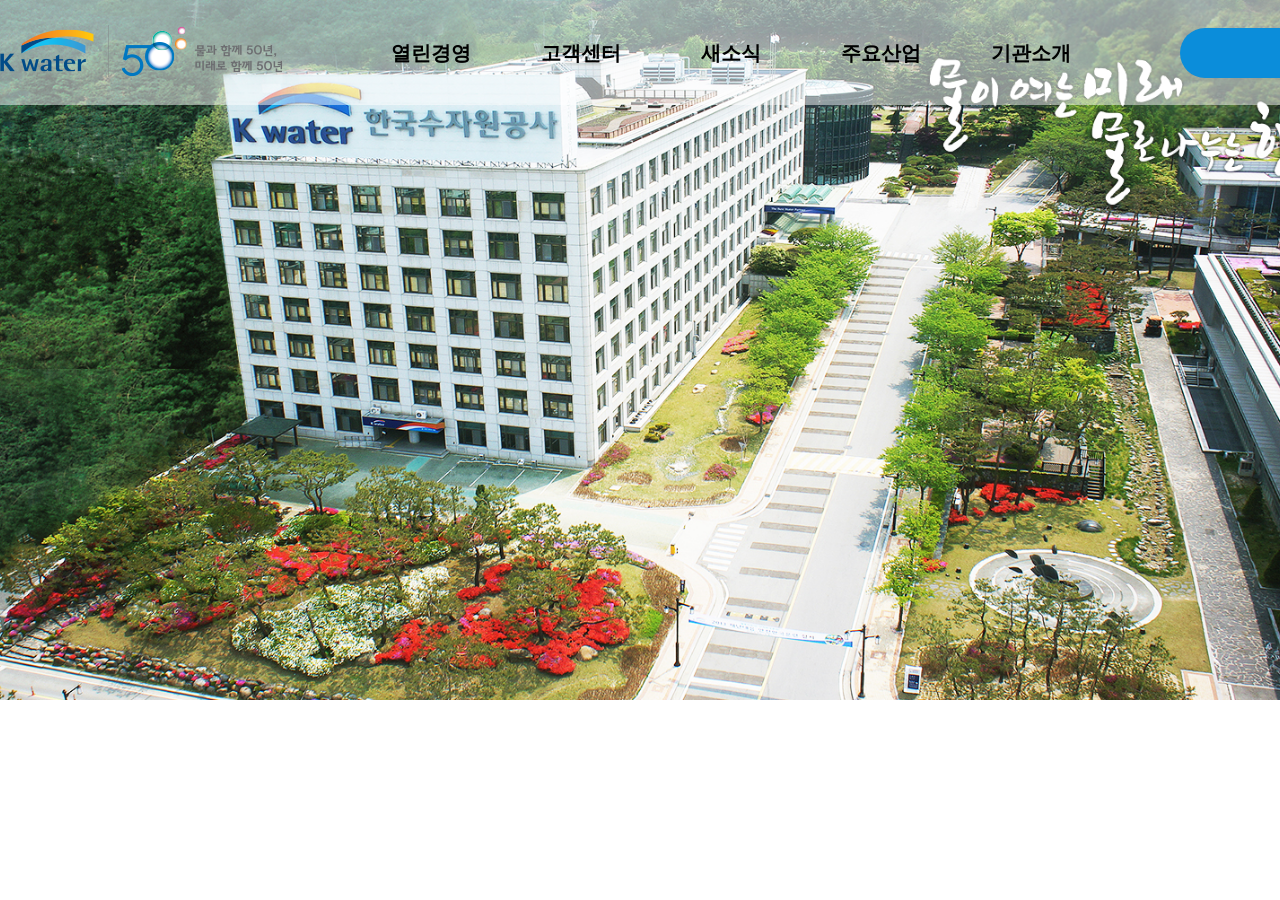
<file: 09_메뉴종류/05_한국수자원공사100%/index.html>
<!DOCTYPE html>
<html lang="en">
<head>
    <meta charset="UTF-8">
    <meta name="viewport" content="width=device-width, initial-scale=1.0">
    <title>연습_수자원공사</title>
    <link rel="stylesheet" href="./css/reset.css">
    <link rel="stylesheet" href="./css/style2.css">
</head>
<body>
    <div id="wrap">
        <header id="header">
            <div class="header-inner">
                <h1 class="logo"><a href="#"><img src="./image/logo.png" alt="한국수자원공사로고"></a></h1>
                <nav>
                    <div class="bg"></div>
                    <ul>
                        <li><a href="#">열린경영</a>
                            <ul>
                                <li><a href="#">정보공개/공표</a></li>
                                <li><a href="#">경영공시</a></li>
                                <li><a href="#">지속가능경영</a></li>
                                <li><a href="#">사회공헌</a></li>
                                <li><a href="#">물이야기</a></li>
                            </ul>
                        </li>
                        <li><a href="#">고객센터</a>
                            <ul>
                                <li><a href="#">고객현장</a></li>
                                <li><a href="#">고객광장</a></li>
                                <li><a href="#">고객지원</a></li>
                                <li><a href="#">수도&middot;댐용수요금</a></li>
                            </ul>
                        </li>
                        <li><a href="#">새소식</a>
                            <ul>
                                <li><a href="#" title="게시판">게시판</a></li>
                                <li><a href="#" title="채용정보">채용정보</a></li>
                                <li><a href="#" title="뉴스룸">뉴스룸</a></li>
                                <li><a href="#" title="홍보광장">홍보광장</a></li>
                                <li><a href="#" title="배너존">배너존</a></li>
                            </ul>
                        </li>
                        <li><a href="#">주요산업</a>
                            <ul>
                                <li><a href="#">Water Circle</a></li>
                                <li><a href="#">Water Value</a></li>
                                <li><a href="#">Water Platform</a></li>
                            </ul>
                        </li>
                        <li><a href="#">기관소개</a>
                            <ul>
                                <li><a href="#">일반현황</a></li>
                                <li><a href="#">CEO</a></li>
                                <li><a href="#">조직 및 연락처</a></li>
                                <li><a href="#">CI</a></li>
                                <li><a href="#">선수단</a></li>
                                <li><a href="#">찾아오시는 길</a></li>
                            </ul>
                        </li>
                    </ul>
                </nav>
                <div class="searchbox">
                    <input type="search">
                </div>
            </div>
        </header>
        <main></main>
    </div>
</body>
</html>
</file>
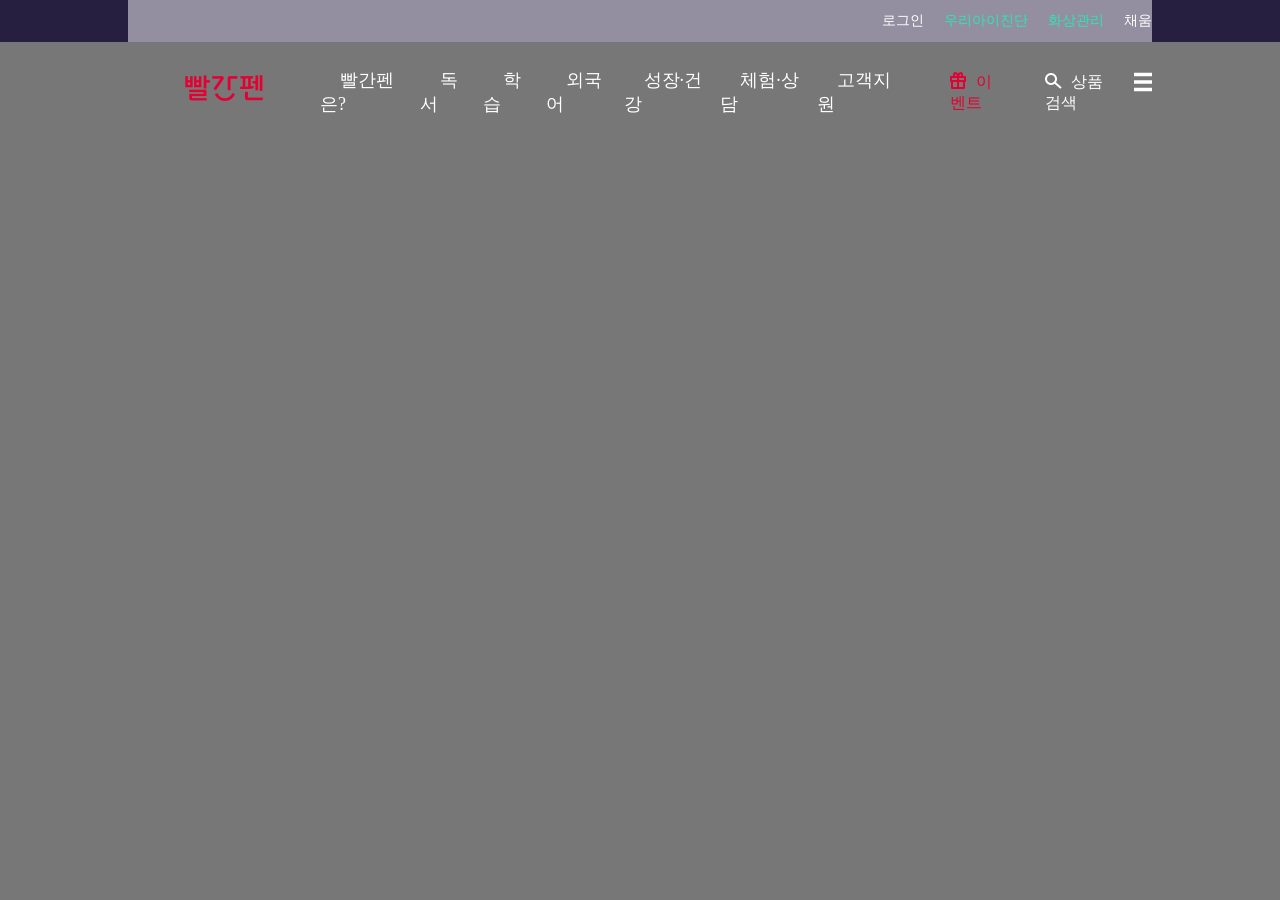
<file: 09_메뉴종류/redfen/index.html>
<!DOCTYPE html>
<html lang="en">
<head>
    <meta charset="UTF-8">
    <meta name="viewport" content="width=device-width, initial-scale=1.0">
    <title>교원 빨간펜 메뉴</title>
    <link rel="stylesheet" href="./css/style.css">
</head>
<body>
    <div id="wrap">
        <header id="header">
            <div class="topMenu">
                <div class="topMenu_inner">
                    <ul>
                        <li><a href="#">로그인</a></li>
                        <li><a href="#" class="g-text">우리아이진단</a>
                            <div class="ulWrap">
                                <ul>
                                    <li><a href="#">KET-T 검사</a></li>
                                    <li><a href="#">KET-S 검사</a></li>
                                    <li><a href="#">KET-i 검사</a></li>
                                </ul>
                            </div>
                        </li>
                        <li><a href="#" class="g-text">화상관리</a></li>
                        <li><a href="#">채움</a>
                            <div class="ulWrap">
                                <ul>
                                    <li><a href="#">채움이란?</a></li>
                                    <li><a href="#">스마트 마일리지</a></li>
                                </ul>
                            </div>
                        </li>
                    </ul>
                </div>
            </div>
            <div class="menuWrap">
                <div class="menuWrap_inner">
                    <h1><a href="#"><img src="./image/logo.png" alt="빨간펜로고"></a></h1>
                    <nav>
                        <ul>
                            <li><a href="#">빨간펜은?</a>
                                <div class="width100">
                                    <div class="width100_inner">
                                        <div class="width100_inner_article">
                                            <h2>빨간펜은?</h2>
                                            <p>
                                                학습지 브랜드 No.1을 넘어, 에듀테크 No.1으로 - <br>
                                                교원을 대표하는 통합브랜드로 성장한 빨간펜! <br>
                                                독서, 학습, 외국어까지 <br>
                                                세상 모든 배움의 완성, 빨간펜
                                            </p>
                                            <div class="icon">
                                                <img src="./image/icon1.png" alt="아이콘(내용없음)">
                                            </div>
                                        </div>
                                        <nav class="innerNav">
                                            <ul>
                                                <li class="menuTitle"><a href="#">빨간펜 스토리</a></li>
                                                <li><a href="#">빨간펜 브랜드</a></li>
                                                <li><a href="#">빨간펜 히스토리</a></li>
                                                <li><a href="#">빨간펜 CF</a></li>
                                                <li><a href="#">한눈에 보는 빨간펜</a></li>
                                            </ul>
                                            <ul>
                                                <li class="menuTitle"><a href="#">빨간펜 선생님</a></li>
                                                <li><a href="#">에듀플래너 소개</a></li>
                                                <li><a href="#">상담TM교사 소개</a></li>
                                                <li><a href="#">화상교사 소개</a></li>
                                                <li><a href="#">에듀플래너 조회</a></li>
                                            </ul>
                                            <ul>
                                                <li class="menuTitle"><a href="#">빨간펜 센터</a></li>
                                                <li><a href="#">빨간펜 체험 센터 소개</a></li>
                                                <li><a href="#">센터 찾기</a></li>
                                            </ul>
                                            <ul>
                                                <li class="menuTitle"><a href="#">빨간펜 소식</a></li>
                                                <li><a href="#">뉴스</a></li>
                                                <li><a href="#">홍보영상</a></li>
                                            </ul>
                                        </nav>
                                    </div>
                                </div>
                            </li>
                            <li><a href="#">독서</a>
                                <div class="width100">
                                    <div class="width100_inner">
                                        <div class="width100_inner_article">
                                            <h2>독서</h2>
                                            <p>
                                                빨간펜 창의융합 독서는 4차 산업 혁명 시대가 요구하는 <br>
                                                미래 경쟁력을 키우고, 아이가 꿈꾸는 세상을 선물합니다. <br>
                                                창의융합독서의 완성, 빨간펜<br>
                                            </p>
                                            <div class="icon">
                                                <img src="./image/icon2.png" alt="아이콘(내용없음)">
                                            </div>
                                        </div>
                                        <nav class="innerNav">
                                            <ul>
                                                <li class="menuTitle"><a href="#">전집</a></li>
                                            </ul>
                                            <ul>
                                                <li class="menuTitle"><a href="#">독서융합</a></li>
                                                <li><a href="#">창의융합 완독</a></li>
                                                <li><a href="#">창의융합 영재스쿨</a></li>
                                                <li><a href="#">스마트 라이브러리</a></li>
                                                <li><a href="#">첫걸음 패키지</a></li>
                                                <li><a href="#">150독서마라톤</a></li>
                                            </ul>
                                            <ul>
                                                <li class="menuTitle"><a href="#">방문 관리</a></li>
                                                <li><a href="#">홈클래스 누리짝꿍</a></li>
                                            </ul>
                                            <ul>
                                                <li class="menuTitle"><a href="#">매거진</a></li>
                                                <li><a href="#">과학소년</a></li>
                                                <li><a href="#">위즈키즈</a></li>
                                            </ul>
                                        </nav>
                                    </div>
                                </div>
                            </li>
                            <li><a href="#">학습</a>
                                <div class="width100">
                                    <div class="width100_inner">
                                        <div class="width100_inner_article">
                                            <h2>학습</h2>
                                            <p>
                                                에듀테크 No.1 교원 빨간펜이 시작하는<br>
                                                새로운 차원의 Ai 학습이 시작됩니다.<br>
                                                초격자 맞춤 학습의 완성, 빨간펜<br>
                                            </p>
                                            <div class="icon">
                                                <img src="./image/icon3.png" alt="아이콘(내용없음)">
                                            </div>
                                        </div>
                                        <nav class="innerNav">
                                            <ul>
                                                <li class="menuTitle"><a href="#">아이캔두</a></li>
                                                <li><a href="#">누리키즈</a></li>
                                                <li><a href="#">초등</a></li>
                                                <li><a href="#">코딩</a></li>
                                                <li><a href="#">수학</a></li>
                                            </ul>
                                            <ul>
                                                <li class="menuTitle"><a href="#">학습 관리</a></li>
                                                <li><a href="#">방문 관리 &#40;홈클래스&#41;</a></li>
                                                <li><a href="#">화상 관리</a></li>
                                            </ul>
                                        </nav>
                                    </div>
                                </div>
                            </li>
                            <li><a href="#">외국어</a>
                                <div class="width100">
                                    <div class="width100_inner">
                                        <div class="width100_inner_article">
                                            <h2>외국어 <span><img src="./image/logo_redpen_doyose.png" width="74px" height="24" alt="doyose"></span></h2>
                                            <p>
                                                유초등 외국어1위 도요새! 최고 전문가가 개발한<br>
                                                커리큘럼과 맞춤 튜터링으로 글로벌 자신감을 키웁니다.<br>
                                                글로벌 인재의 완성, 빨간펜<br>
                                            </p>
                                            <div class="icon positionicon">
                                                <img src="./image/icon4.png" alt="아이콘(내용없음)">
                                            </div>
                                        </div>
                                        <nav class="innerNav">
                                            <ul>
                                                <li class="menuTitle"><a href="#">도요새잉글리시</a></li>
                                                <li><a href="#">도요새잉글리시</a></li>
                                                <li><a href="#">DoYoSe English Cup</a></li>
                                            </ul>
                                            <ul>
                                                <li class="menuTitle"><a href="#">도요새중국어</a></li>
                                            </ul>
                                        </nav>
                                    </div>
                                </div>
                            </li>
                            <li><a href="#">성장&middot;건강</a>
                                <div class="width100">
                                    <div class="width100_inner">
                                        <div class="width100_inner_article">
                                            <h2>성장&middot;건강</h2>
                                            <p>
                                                교원의 바른 성장 프로젝트!<br>
                                                아이의 지적 성장과 학습을 넘어<br>
                                                바른 성장과 발달에 앞장서겠습니다.<br>
                                            </p>
                                            <div class="icon">
                                                <img src="./image/icon5.png" alt="아이콘(내용없음)">
                                            </div>
                                        </div>
                                        <nav class="innerNav">
                                            <ul>
                                                <li class="menuTitle"><a href="#">키클랩 HT042</a></li>
                                            </ul>
                                            <ul>
                                                <li class="menuTitle"><a href="#">브레이니 아이 brain-i eye</a></li>
                                            </ul>
                                        </nav>
                                    </div>
                                </div>
                            </li>
                            <li><a href="#">체험&middot;상담</a>
                                <div class="width100">
                                    <div class="width100_inner">
                                        <div class="width100_inner_article">
                                            <h2>체험&middot;상담</h2>
                                            <p>
                                                빨간펜, 아직 경험해보지 못하셨다면?<br>
                                                친절하고 꼼꼼한 상담신청을 통해 아이와 즐겁게<br>
                                                빨간펜을 무료로 체험해 보세요.<br>
                                            </p>
                                            <div class="icon">
                                                <img src="./image/icon6.png" alt="아이콘(내용없음)">
                                            </div>
                                        </div>
                                        <nav class="innerNav">
                                            <ul>
                                                <li class="menuTitle"><a href="#">스마트 무료체험</a></li>
                                            </ul>
                                            <ul>
                                                <li class="menuTitle"><a href="#">도요새 APP 체험</a></li>
                                            </ul>
                                            <ul>
                                                <li class="menuTitle"><a href="#">학습 상담 신청</a></li>
                                            </ul>
                                        </nav>
                                    </div>
                                </div>
                            </li>
                            <li><a href="#">고객지원</a>
                                <div class="width100">
                                    <div class="width100_inner">
                                        <div class="width100_inner_article">
                                            <h2>고객지원</h2>
                                            <p>
                                                빨간펜에 대한 모든 궁금증, 다양한 고객지원을 통해<br>
                                                해결해 드립니다. 쉽고 편리하게 상품을 이용하실 수 <br>
                                                있도록 최선을 다해 지원해 드리겠습니다.<br>
                                            </p>
                                        </div>
                                        <nav class="innerNav">
                                            <div class="innerNavTop">
                                                <ul>
                                                    <li class="menuTitle"><a href="#">공지사항</a></li>
                                                </ul>
                                                <ul>
                                                    <li class="menuTitle"><a href="#">FAQ</a></li>
                                                </ul>
                                                <ul>
                                                    <li class="menuTitle"><a href="#">소비자 알림 센터</a></li>
                                                </ul>
                                                <ul>
                                                    <li class="menuTitle"><a href="#">스마트기기</a></li>
                                                    <li><a href="#">소개</a></li>
                                                    <li><a href="#">사용가이드</a></li>
                                                    <li><a href="#">A/S안내</a></li>
                                                </ul>
                                            </div>
                                            <div class="innerNavBottom">
                                                <ul>
                                                    <li class="menuTitle"><a href="#">올스토리펜 학습자료</a></li>
                                                </ul>
                                                <ul>
                                                    <li class="menuTitle"><a href="#">+JEM환불금 조회</a></li>
                                                </ul>
                                                <ul>
                                                    <li class="menuTitle"><a href="#">빨간펜 학습콘텐츠</a></li>
                                                </ul>
                                            </div>
                                        </nav>
                                    </div>
                                </div>
                            </li>
                        </ul>
                    </nav>
                    <div class="event_search_allMenu">
                        <a href="#" class="event">이벤트</a>
                        <a href="#" class="search">상품 검색</a>
                        <a href="#" class="allMenu"></a>
                    </div>
                </div>
            </div>
        </header>
    </div>
</body>
</html>
</file>
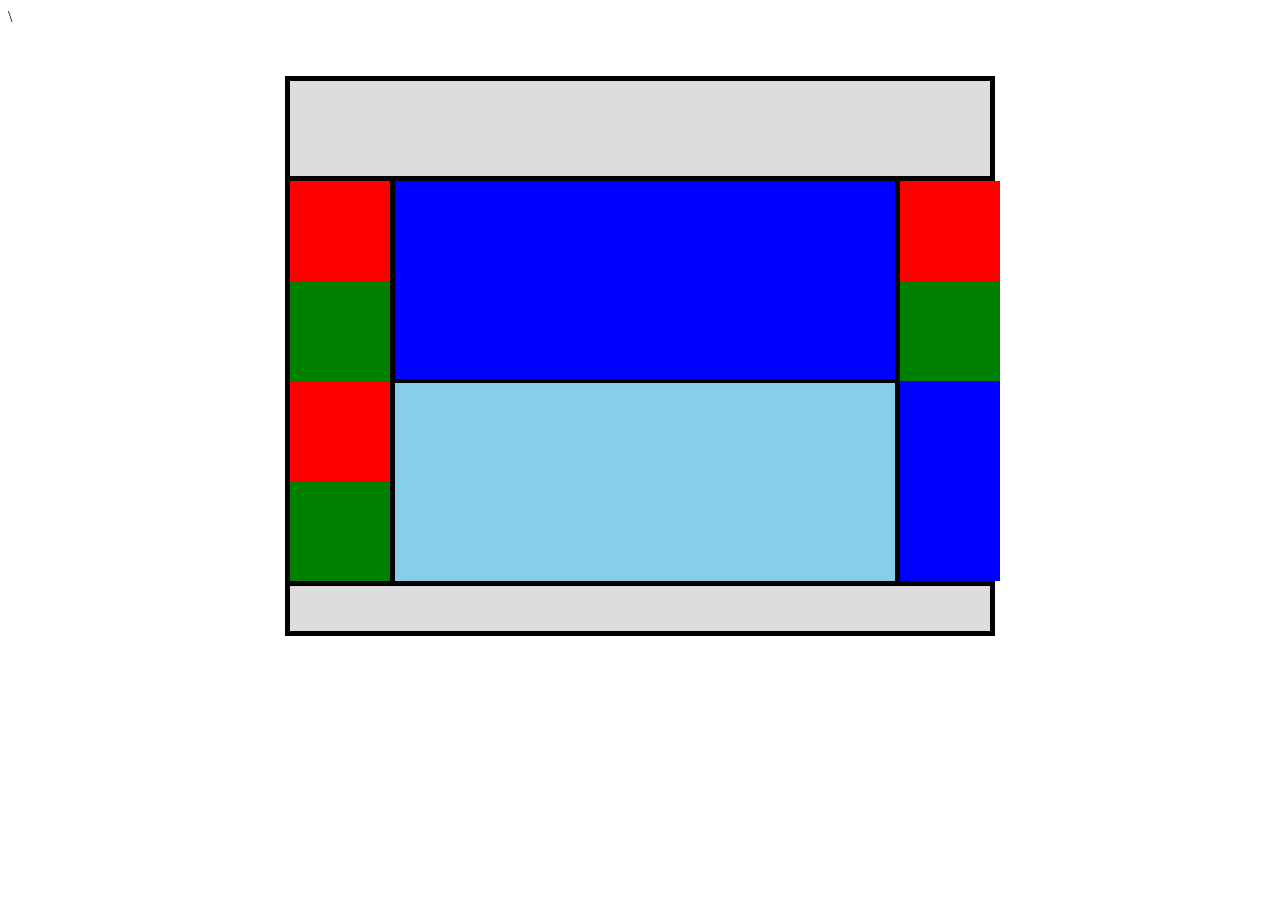
<file: 03_imgPadding/index1.html>
<!DOCTYPE html>
<html lang="en">
<head>
    <meta charset="UTF-8">
    <meta name="viewport" content="width=device-width, initial-scale=1.0">
    <title>border로 line잡기</title>\
    <link rel="stylesheet" href="./css/style.css">
</head>
<body>
    <div id="wrap">
        <header></header>
        <main>
            <div class="left">
                <div class="box redbox"></div>
                <div class="box greenbox"></div>
                <div class="box redbox"></div>
                <div class="box greenbox"></div>
            </div>
            <div class="center">
                <div class="centerBox bluebox"></div>
                <div class="centerBox skybluebox"></div>
            </div>
            <div class="right">
                <div class="box redbox"></div>
                <div class="box greenbox"></div>
                <div class="rightbox bluebox"></div>
            </div>
        </main>
        <footer></footer>
    </div>
</body>
</html>
</file>
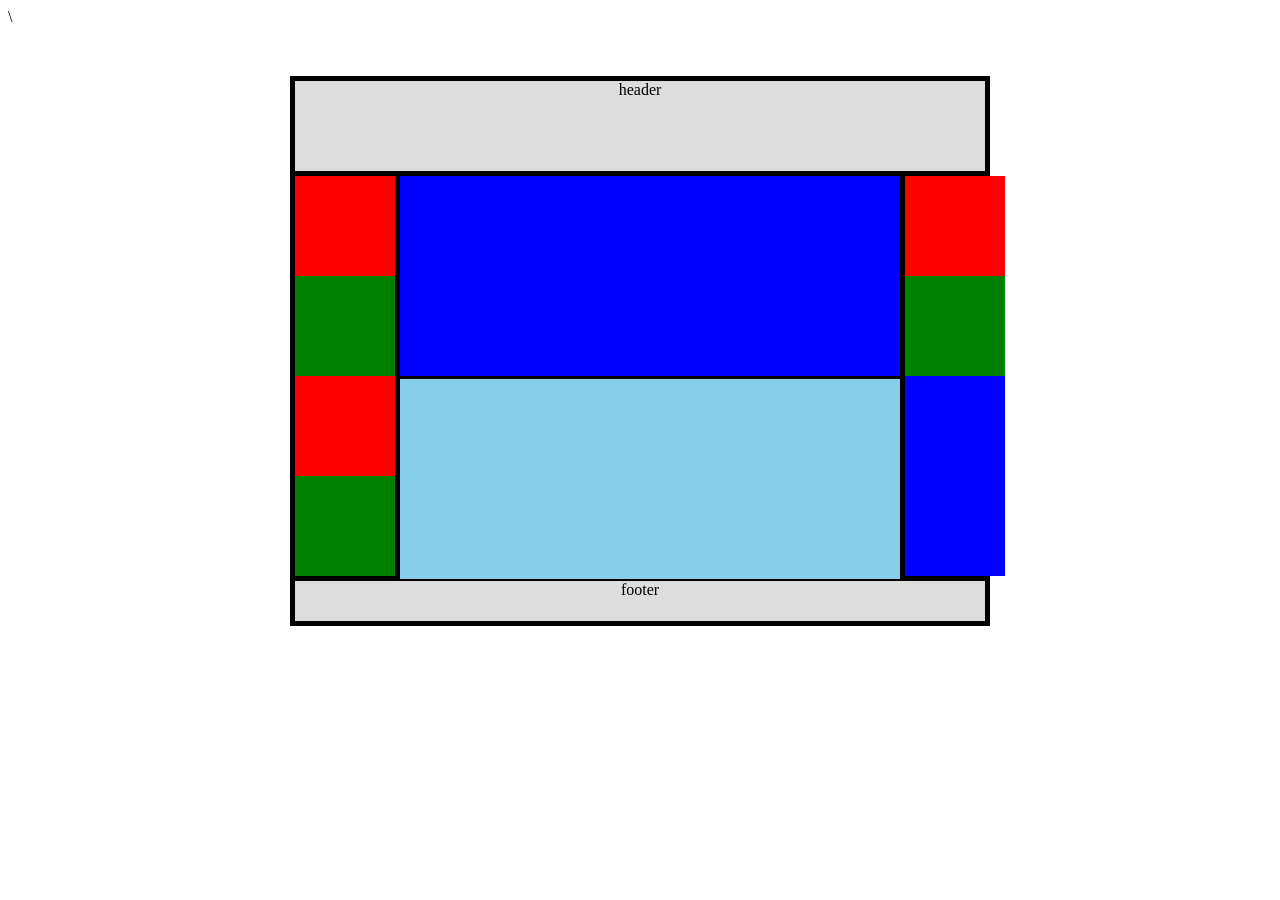
<file: 03_imgPadding/index2.html>
<!DOCTYPE html>
<html lang="en">
<head>
    <meta charset="UTF-8">
    <meta name="viewport" content="width=device-width, initial-scale=1.0">
    <title>padding으로 라인잡기</title>\
    <link rel="stylesheet" href="./css/style2.css">
</head>
<body>
    <div id="wrap">
        <header>header</header>
        <main>
            <div class="left">
                <div class="box redbox"></div>
                <div class="box greenbox"></div>
                <div class="box redbox"></div>
                <div class="box greenbox"></div>
            </div>
            <div class="center">
                <div class="centerBox bluebox"></div>
                <div class="centerBox skybluebox"></div>
            </div>
            <div class="right">
                <div class="box redbox"></div>
                <div class="box greenbox"></div>
                <div class="rightbox bluebox"></div>
            </div>
        </main>
        <footer>footer</footer>
    </div>
</body>
</html>
</file>
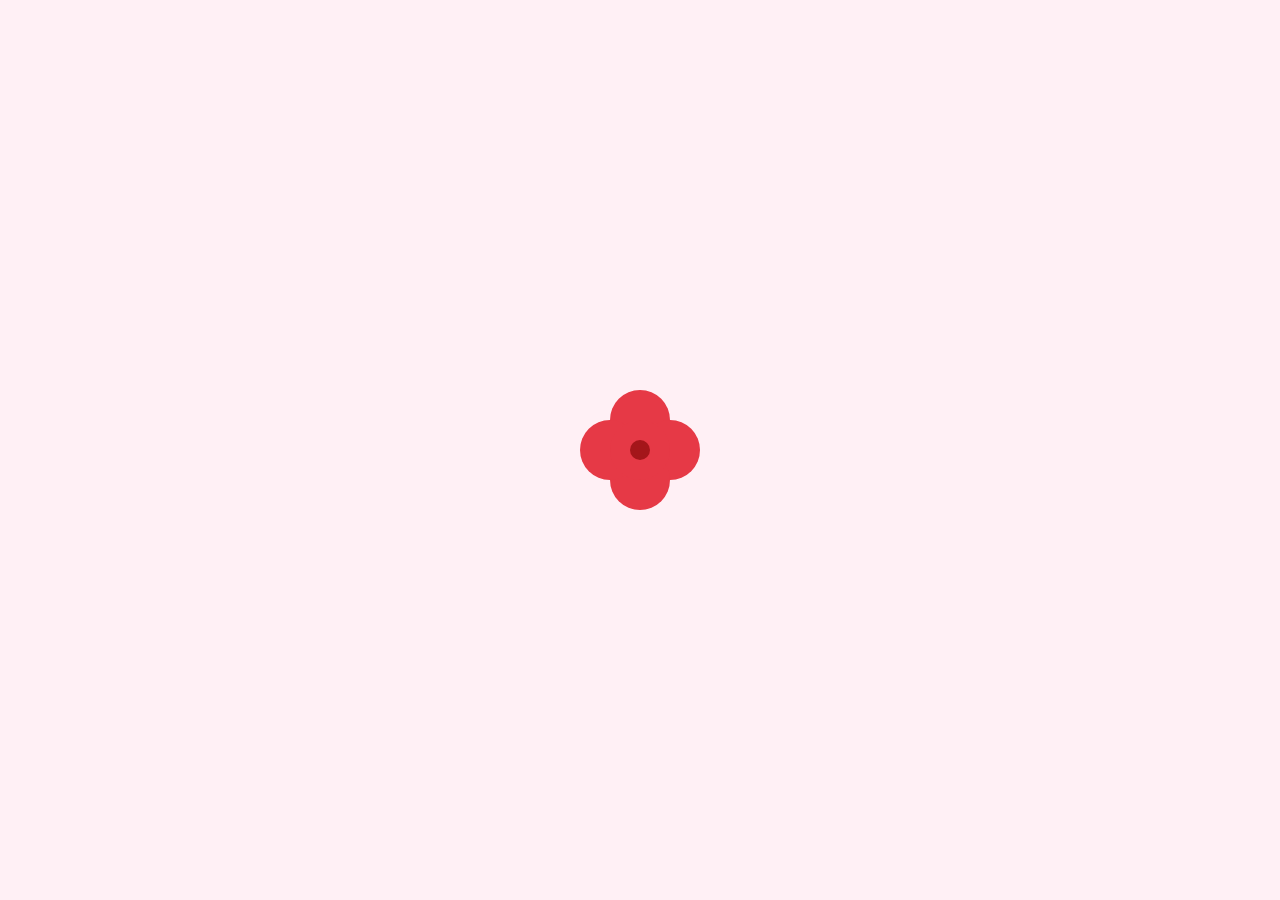
<file: 04_svg/index1.html>
<!DOCTYPE html>
<html lang="en">
<head>
  <meta charset="UTF-8">
  <title>SVG 장미꽃 애니메이션</title>
  <style>
    body {
      background-color: #fff0f5;
      display: flex;
      justify-content: center;
      align-items: center;
      height: 100vh;
      margin: 0;
    }

    svg {
      width: 200px;
      height: 200px;
    }

    .petal {
      fill: #E63946;
      transform-origin: center;
      transform: scale(0);
      opacity: 0;
      animation: bloom 1s ease-out forwards;
    }

    .petal:nth-child(1) { animation-delay: 0s; }
    .petal:nth-child(2) { animation-delay: 0.2s; }
    .petal:nth-child(3) { animation-delay: 0.4s; }
    .petal:nth-child(4) { animation-delay: 0.6s; }
    .petal:nth-child(5) { animation-delay: 0.8s; }

    @keyframes bloom {
      to {
        transform: scale(1);
        opacity: 1;
      }
    }

    .center {
      fill: #A4161A;
    }
  </style>
</head>
<body>

  <svg viewBox="0 0 200 200" xmlns="http://www.w3.org/2000/svg">
    <!-- 장미꽃잎 -->
    <circle class="petal" cx="100" cy="70" r="30"/>
    <circle class="petal" cx="130" cy="100" r="30"/>
    <circle class="petal" cx="100" cy="130" r="30"/>
    <circle class="petal" cx="70" cy="100" r="30"/>
    <circle class="petal" cx="100" cy="100" r="30"/>
    
    <!-- 꽃 중심 -->
    <circle class="center" cx="100" cy="100" r="10"/>
  </svg>

</body>
</html>
</file>
<file: designhotelslayout_me/css/style.css>
*{margin: 0;padding: 0;}
li{list-style: none; color:#000}
a{text-decoration: none;}
img{width: 100%;}
.h3{
    color: #fff;
    font-size:1.01em;
    font-weight: bold;
}
.h1{
    color: #fff;
    font-size: 3em;

}
.category{
    color: #fff;
    font-size: .75em;
}
.container{
    width: 1536px;
    height: inherit;
   /*  background: rgba(0, 0, 0, .3); */
    margin: 0 auto;
}

#wrap{width: 100%;}
header{
    width: 100%;
    height: 100px;
    position: fixed;
    top: 0;
    left: 0;
    z-index: 99;
    background: transparent;
    transition: background .3s ease;
}

header.scrolled{
    background: #fff;
}
header .container{
    display: flex;
    justify-content: space-between;
    align-items: center;
    height: 100px;
}
header .container h1{
    width: 56px;
    height: 56px;
}
header .container h1 img{width: 100%}
header .container .searchWrap{
    height: 52px;
    background: #fff;
    padding: 6px 6px 6px 19px;
    border-radius: 40px;
    box-sizing: border-box;
}
header .container .searchWrap ul{
    display: flex;
    align-items: center;
/*     height: 52px; */
    margin-top: 5px;
}
header .container .searchWrap ul li:first-child a{padding-left: 26px; }
header .container .searchWrap ul li:last-child a{
    display: inline-block;
    padding: 5px 20px;
    background: #000;
    color: #fff;
    border-radius: 20px;
}
header .container .searchWrap ul li:first-child a::before{
    width: 16px;
    height: 16px;
    content:"";
    background: url(../img/search.svg) no-repeat;
    background-size: 100%;
    display: inline-block;
    margin-right: 10px;
    margin-top: 3px;
 }
header .container .searchWrap ul li a{
    display: block;
    padding: 0 10px;
    color: #000;
    position: relative;
    text-decoration: none;
    top: -2px
}

header .container .searchWrap ul li a.leftLine:after{
   position: absolute;
   content:"";
   width: 1px;
   height: 10px;
   background: #ccc; 
   top: 10px;
   right: 0;
}
header .container nav{
    display: flex;
}
header .container nav ul{display: flex;}
header .container nav ul li.hidesearch{display: none;}
header.scrolled .container nav ul>li>a{
    color: #000;
}
header.scrolled .container nav ul>li>a svg{
    fill: #000;
}
header .container nav button a svg{
    fill: #fff;
}
header.scrolled .container nav button a svg{
    fill: #000;
}
header .container nav ul>li>a{ color: #fff;
    padding: 0 20px;
    transition: all .3s;
}
header .container nav ul>li>a svg{fill:#fff}
header .container nav button{
    background: none;
    padding: 0;
    border: none;
    height: 30px;
    margin-left: 10px;
}

.mainBanner{
    width: 100%;
    height: 90vh;
    overflow: hidden;
}
.video-container{}
.video-wrapper{
    width:100%;
    max-width: 1920px;
    margin: 0 auto;
    z-index: -1;
}
.mainBanner .container{
    position: absolute;
    z-index: 99;
    top: 0;
    left: 50%;
    transform: translateX(-50%);
}
.mainBanner .container h2{
    position: absolute;
    z-index: 99;
    top: 50%;
    left: 100px;
    transform: translateY(-50%);
    color: #fff;
}
.slideIconimg{
    width: 100%;
    height: 58px;
    padding-top:20px;
    position: relative;
    padding-bottom: 20px;
}
.mySwiper1{
    width: 90%;
    margin: 0 auto;
}
.swiper-slide{}
.swiper-button-next1{
    position: absolute;
    top:40%;
    left: 2%;
    width: 20px;
    opacity: .5;
    
}
.swiper-button-prev1{
    position: absolute;
    top:40%;
    right: 2%;
    width: 20px;
     opacity: .5;
}
.swiper-slide>a{
    display: flex;
    flex-direction: column;
    text-align: center;
    color: #000;
    position: relative;
    transition: .5s;
}

.swiper-slide:not(:last-child)>a:after{
    content:"";
    position: absolute;
    top: 0;
    right: 0;
    width: 1px;
    height: 50px;
    background: #ddd;

}
.swiper-slide>a>svg{
    margin: 0 auto 10px auto;
}
.swiper-slide>a:hover{
    opacity: .5;
}
.swiper-slide>a>span{
    font-size: 12px;
    color: #000;
}
section{margin-bottom: 50px;}
.section1{
    width: 100%;
    display: flex;
    justify-content: center;
}
.section1-left{
    width: 768px;
    height: 714px;
    overflow: hidden;
}
.section1-left>ul{width: 100%; height: 100%; position: relative;}
.section1-left>ul>li{width: 100%; height: 100%;
    position: absolute;
    display: none;
}
.section1-left>ul>li:first-child{
    display: block
}
.section1-left>ul>li>a{position: relative; width: 100%; height: 100%}
.section1-left>ul>li>a>img{
    position: absolute; 
    z-index: 1; 
    width: 768px;
    height: 714px;
    left: 0;
    top: 0;
}
.section1-left>ul>li>a>.h3{
    position: absolute;
    top: 50px;
    left:50px;
    z-index: 2;
    width: 300px;
} 
.section1-left>ul>li>a>.h1{
    position: absolute;
    width: 550px;
    top: 80px;
    left:50px;
    z-index: 2;
}
.section1-left>ul>li>a>.category{
    position: absolute;
    width: 300px;
    top: 150px;
    left:50px;
    z-index: 2;
}

.section1-right{
    width: 768px;
    height: 714px;
    background: rgb(239, 239, 239);
    padding: 50px;
    box-sizing: border-box;  
    display: flex;
    flex-direction: column;
    justify-content: space-between;
}
.section1-right-tabBox{height: 48px;}
.section1-right-tabBox>ul{
    display: flex;
}
.section1-right-tabBox>ul li{margin-right: 50px;}
.section1-right-tabBox>ul li.active{
    border-bottom: 1px solid #000;
}
.section1-right-tabBox>ul p{color: #000}
.section1-right-imgBox{height: 358px; position: relative;}
.section1-right-imgBox>div{
    position: absolute;
    display: none;
}
.section1-right-imgBox>.img1{
    display: block;
}
.section1-right-txtBox{
    display: flex;
    justify-content: space-between;
}
.textWrap{position: relative; width: 80%}
.textWrap>p{position: absolute; display: none;}
.textWrap>.text1{display: block;}
.btn{
    border: 1px solid #000;
    padding: 12px 20px;
    border-radius: 40px;
    color: #000;
    font-size: 14px;
}
.section2{
     width: 100%;
    display: flex;
    justify-content: center;
}
.section2-left{
    width: 768px;
    height: 742px;
    background: url(../img/gs-genji-kyoto.webp) no-repeat center center;
    padding: 50px;
    box-sizing: border-box;
    display: flex;
    flex-direction: column;
    justify-content: space-between;
}
.section2-leftBot-text>.h3{margin: 10px 0 20px;}
.section2-leftBot-text>.btn{
    background: #fff;
    color: #000;
    border: none;
    float:left;
}
.section2-right{
    width: 768px;
    height: 742px;
}
.section2-row1{padding: 0 0 25px 50px; 
    display: flex; justify-content: space-between;}
.section2-row2{padding: 25px 0 0 50px; 
    display: flex; justify-content: space-between;}
.section2-row1 .section2-imgbox{
    width: 329px;
    height: 344px;
    background: url(../img/ss-urban-offers.webp) no-repeat center center;
}
.section2-row2 .section2-imgbox{
    width: 329px;
    height: 344px;
    background: url(../img/ss-art-and-culture.webp) no-repeat center;
}
.section2-txtbox{
    width: 329px;
    height: 344px;
}
.section2-txtbox .category{color: #000}
.section2-txtbox .h1{
    color: #000;
    letter-spacing: -5px;
}
.section3{
    width: 100%;
    height: 840px;
    display: flex;
}
.section3-left{
    width: 50%;
    height: inherit;
    background: #ddd;
}
.section3-left .h1{color: #000; margin-bottom: 20px;}
.section3-left .tab>ul{display: flex; margin-bottom: 30px;}
.section3-left .tab>ul>li{ margin-right: 20px;}
.section3-left .tab>ul>li.active{
    border-bottom: 2px solid #000
}
.section3-left .tab>ul>li a{
    font-weight: bold;
    color: #000
}

.contentBox{ position: relative;}
.contentBox >div{
    display: none;
    position: absolute;
}
.contentBox >div:first-child {display: block;}
.contentBox >div>div{
    display: flex;
    width: 100%;
    justify-content: space-between;

}
.contentBox >div>div>div{
    width: 49%;
}
.contentBox >div>div>div>img{width: 100%}
.contentBox >div>div>div>h4{font-size: 12px;margin-top: 10px;}
.contentBox >div>div>div>h3{font-size: 20px;margin-top: 10px;}
.contentBox >div>div>div>p{
    font-size: 19px;
}
.section3-right{
    width: 50%;
    height: inherit;
    background: #8f6980;
}
.section3-right>ul{
    width: 100%;
    height: 840px;
    position: relative;
    overflow: hidden;
}
.section3-right>ul>li{
    position: absolute;
    display: none;
}
.section3-right>ul>li:first-child{
    display: block;
}
.section3-left-box{
    margin-left: 96px;
    padding: 50px 50px 50px 96px;
    box-sizing: border-box; 
}



.section4{
    margin:0 auto;
    height: 800px;

}
.section4 .h1{
    color: #000;
    margin-bottom: 20px;
}
.section4flex{
    display: flex;
}
.section4-imgBox{
    width: 1182px;
    height: 660px;
    position: relative;
}
.section4-imgBox .section4-img{
    width: 100%;
    height: 100%;
    padding: 50px;
    box-sizing: border-box;
    position: absolute;
    display: none;
}
.section4-imgBox .section4-img:first-child{
    display: block;
}
.section4-imgBox .section4-img1{
     background: url(../img/reja_kv.webp) no-repeat center center/cover;
}
.section4-imgBox .section4-img2{
     background: url(../img/originals-schgaguler-1.webp) no-repeat center center/cover;
}
.section4-imgBox .section4-img3{
     background: url(../img/mbo_immerso.webp) no-repeat center center/cover;
}
.section4-imgBox .section4-img4{
     background: url(../img/dh-mbo-samuel-santos.webp) no-repeat center center/cover;
}
.section4TextWrap{
    display: flex;
    flex-direction: column;
    justify-content: space-between;
    height: 100%;

}
.section4TextWrap h2{
    font-size: 38px;
    color: #fff;
}
.section4TextWrap .section4BotWrap .h1{color: #fff}
.section4TextWrap .section4BotWrap .section4ButtonWrap{ display: flex;}
.section4TextWrap .section4BotWrap .section4ButtonWrap a{
    border: 1px solid #fff;
    padding: 10px 20px;
    margin-right: 20px;
    border-radius: 30px;
    color: #fff;
    font-size: 12px;
    font-weight: bold;
}
.section4TextWrap .section4BotWrap .section4ButtonWrap a:last-child{
    color: #000;
    background: #fff;
}



.section4-txtBox{
    width: 354px;
    height: 660px;
}
.section4-txtBox .textBox{
    width: 100%;
    height: 163px;
    padding: 24px 30px;
    box-sizing: border-box;
    background: #f7f7f4;
}
.section4-txtBox .textBox p, .section4-txtBox .textBox span{
    color: #000
}
.section4-txtBox .textBox span.active{
    border-bottom: 2px solid #000;
}
.section4-txtBox .textBox:not(:last-child){
    margin-bottom: 2px;
}


.section5{
    height: auto;
    background: #f7f7f4;
}
.section5 .section5Margin{
    margin: 0 110px 50px;
    display: flex;
    height: 100%;
    padding: 0 96px;
    justify-content: space-between;
}
.section5-text{
    width: 472px;
    height: 402px;
    padding: 88px 30px 88px 0;
    box-sizing: border-box;
    display: flex;
    flex-direction: column;
    justify-content: space-between;
}
.section5-text h2{font-size: 28px;}
.section5-text p{font-size: 18px;}


.section5-img{
    width: 1004px;
    height: inherit;
    position: relative;
}

.imgP a{ display: flex; color: #000; height: 30px; align-items: center;}
.imgP a p{font-size: 12px;margin-right: 10px;}
.imgP a h3{ background: #000; color: #fff; border-radius: 50%; width: 50px; height: 50px; font-size: 14px; text-align: center; line-height: 50px;}
.na{ position: absolute; top: 84px; left: 30px;}
.asia{ position: absolute; top: 84px; right:156px;}
.australia{ position: absolute; bottom: 84px; right:100px;}

.section5-img img{opacity: .3;}
.section6{
    width: 100%;
    height: auto;
    margin-bottom: 50px;
    padding: 30px 0;
}
.section6 h2{color: #000; margin-bottom: 30px;}

.section6Swiper .swiper-slide img:hover{opacity: .7;}
.section6Swiper .textbox{margin-top: 20px;}
.section6Swiper p{margin-top: 10px;}

.section7{
    width: 100%;
    height: auto;
}
.section7 .container{
    display: flex;
    flex-wrap: wrap;
}
.section7 .section7_left{
    padding-right: 50px;
    box-sizing: border-box;
    width: 50%;
}
.section7 .section7_left .h1{
    color: #000;
    letter-spacing: -1px;
    font-size: 2.4em;
    line-height: 1.3;

}
.section7 .section7_left .btns{margin-top: 50px;}
.section7 .section7_left .btns a{
    padding: 10px 20px;
    border: 1px solid #000;
    background: #000;
    color: #fff;
    border-radius: 30px;
    font-size: 12px;
    font-weight: bold;
    margin-right: 20px;
}
.section7 .section7_left .btns a:last-child{
    color: #000;
    background: none;
}

.section7 .section7_right{
    width: 50%;
}
.section7 .section7_right .h1{ color: #000}
.section7 .section7_right ul{
    display: flex;
    flex-wrap: wrap;
}
.section7 .section7_right ul li{
    width: 48%;
    padding: 20px 0;
    box-sizing: border-box;
    border-bottom: 1px solid #ddd;
}
.section7 .section7_right ul li:nth-child(2n){
    margin-left:4%;
}
.section7 .section7_right ul li:nth-child(5),
.section7 .section7_right ul li:nth-child(6){
    border-bottom: none;
}
.section7 .section7_right ul li a{
    color: #000;

}





footer{
    width: 100%;
    height: 175px;
}
    
footer .container{
    border-top: 1px solid #666;
    display: flex;
    justify-content: space-between;
    padding-top: 30px;
}
.footer-left{
    display: flex;
}

.footer-left>.footerLogo{
    margin-right: 100px;
}
.footer-left>.footerLogo a{
    padding-top: 10px;
    padding-bottom: 10px;
    padding-left: 50px;
    background: url(../img/DH-logocircle.svg) no-repeat left center;
    color: #000;
    font-size: 12px;
    font-weight: bold;
}

.footer-left>.f_menu{
    display: flex;
}
.footer-left>.f_menu ul{
    margin-right: 50px;
}
.footer-left>.f_menu ul li a{
    color: #000;
    font-size: 12px;
    font-weight: bold;
}
.footer-right>div{
    display: flex;
    flex-direction: column;
    justify-content: space-between;
}
.footer-right>div .hideCurrency{ position: relative; width: 100px; height: 50px; left: 120px}
.footer-right>div .hideCurrency a{
    color: #000;
    font-size: 12px;
    font-weight: bold;
    display: flex;
    align-items: center;
}
.footer-right>div .hideCurrency a i{
    display: inline-block;
    width: 20px;
    height: 17px;
   
    background: url(../img/dd-down.svg) no-repeat right center;
    
}
.footer-right>div .hideCurrency >div.hide{
    position: absolute;
    top: -620%;
    left: 0;
    border: 1px solid #000;
    width: 100px;
    height: 300px;
    padding: 20px;
    box-sizing: border-box;
    overflow-y: scroll;
    background: #fff;
    display: none;
}
.footer-right>div .hideCurrency >div ul li{
    line-height: 200%;
}
.footer-right>div>ul{display: flex; 
    margin-top: 30px;
}
.footer-right>div >ul li{ margin: 0 10px;}

@media screen and (max-width: 1536px) {
    .container{
        width: 100%;
        padding: 0 20px;
        box-sizing: border-box;
    }
    .section1-left{width: 50%}
    .section1-right{width: 50%}
}
@media screen and (max-width:1480px) {
    
    .section2-row1{
        flex-direction: column;
    }
    .section2-row2{
            flex-direction: column;
        }
    .section2-row1 .section2-imgbox{
        width: 329px;
        height: 344px;
        background: url(../img/ss-urban-offers.webp) no-repeat center center;
    }
    .section2-row2 .section2-imgbox{
        display: none;
    }
    .section2-row2  .section2-txtbox{
        display: none;
    }
}


@media screen and (max-width: 1200px) {
   header .container .searchWrap{
        position: absolute;
        top: 100%;
        left: 50%;
        transform: translateX(-50%);
    }
    header .container .searchWrap a{
        font-size: 12px;
    }
    .section1{
        flex-direction: column;
       /*  justify-content:flex-start; */
    }
    .section1-left{width: 100%}
    .section1-left>ul>li>a>img{
        position:static;
        width: 100%;
        height: auto;
    }
    .section1-right{
        width: 100%; 
        height: auto;
    }
    .section1-right-tabBox{ margin-bottom: 20px;}
    .section1-right-imgBox{height: auto; margin-bottom: 20px;}
    .section1-right-imgBox>div{position: static;}

    .section3{
        height: auto;
        flex-direction: column;
    }
    .section3-left{
        width: 100%;
        height: 1000px;
    }
    .section3-left-box{
        margin-left: 0;
        padding-left: 50px;
    }
    .section3-right{
        width: 100%;
        text-align: center;
    }
    .section5 .section5Margin{
        margin: 0 0px 50px;
        display: flex;
        flex-direction: column;

    }
    .section5-img{
        width: 100%
    }
}
@media screen and (max-width: 1000px) {
   header .container .searchWrap{
       display: none;
    }
    header .container nav ul li.showMenu{display: none;}
    header.scrolled .container nav ul li.hidesearch{display: block;}

    .section4{
        height: auto;
    }
    .section4-imgBox{
        width: 1182px;
        height: auto;
        position: relative;
    }
    .section4-imgBox .section4-img{
        height: 400px;
        position: static;
        display: block;
        margin-bottom: 30px;
    }
    .section4TextWrap h2{
        font-size: 28px;
    } 
    .section4-txtBox{
        display: none;
    }

    

    .section7 .section7_left{
        width: 100%;
    }
     .section7 .section7_right{
        margin-top: 30px;
        width: 100%;
    }

    footer .container{
        display: flex;
        flex-direction: column;
    }
    .footer-left{
        flex-direction: column;
    }
    .footer-left .f_menu{
        flex-direction: column;
         margin-top: 50px;
         margin-bottom: 50px;
    }
     .footer-left .f_menu ul{
       
     }

    .footer-left .f_menu ul li{
        line-height: 250%;
        border-bottom: 1px solid #ddd;
    }
    .footer-right>div{
        flex-direction: row;
    }
    .footer-right>div>.hideCurrency{
        left:0;
        order: 1;
    }
    .footer-right>div>ul{
        margin-top: 0;
    }


    
}
@media screen and (max-width:960px) {
    .section2{
        flex-direction: column;
    }
    .section2-left{width: 100%;  background-size: cover;}
    .section2-right{
        flex-direction: row;
        margin-top: 30px;
    }
    .section2-row1{
        flex-direction: row;
        
    }
    .section2-row2{
            flex-direction: row;}

    .section2-row2 .section2-imgbox{
        display: block;
    }
    .section2-row2  .section2-txtbox{
        display: block;
    }
}
@media screen and (max-width: 768px) {
   
}
</file>
<file: designhotelslayout_teacher/css/style.css>
*{margin: 0;padding: 0;}
li{list-style: none; color:#000}
a{text-decoration: none;}
img{width: 100%;}
.h3{
    color: #fff;
    font-size:1.01em;
    font-weight: bold;
}
.h1{
    color: #fff;
    font-size: 3em;

}
.category{
    color: #fff;
    font-size: .75em;
}
.container{
    width: 1536px;
    height: inherit;
   /*  background: rgba(0, 0, 0, .3); */
    margin: 0 auto;
}

#wrap{width: 100%;}
header{
    width: 100%;
    height: 100px;
    position: fixed;
    top: 0;
    left: 0;
    z-index: 99;
    background: transparent;
    transition: background .3s ease;
}

header.scrolled{
    background: #fff;
}
header .container{
    display: flex;
    justify-content: space-between;
    align-items: center;
    height: 100px;
}
header .container h1{
    width: 56px;
    height: 56px;
}
header .container h1 img{width: 100%}
header .container .searchWrap{
    height: 52px;
    background: #fff;
    padding: 6px 6px 6px 19px;
    border-radius: 40px;
    box-sizing: border-box;
}
header .container .searchWrap ul{
    display: flex;
    align-items: center;
/*     height: 52px; */
    margin-top: 5px;
}
header .container .searchWrap ul li:first-child a{padding-left: 26px; }
header .container .searchWrap ul li:last-child a{
    display: inline-block;
    padding: 5px 20px;
    background: #000;
    color: #fff;
    border-radius: 20px;
}
header .container .searchWrap ul li:first-child a::before{
    width: 16px;
    height: 16px;
    content:"";
    background: url(../img/search.svg) no-repeat;
    background-size: 100%;
    display: inline-block;
    margin-right: 10px;
    margin-top: 3px;
 }
header .container .searchWrap ul li a{
    display: block;
    padding: 0 10px;
    color: #000;
    position: relative;
    text-decoration: none;
    top: -2px
}

header .container .searchWrap ul li a.leftLine:after{
   position: absolute;
   content:"";
   width: 1px;
   height: 10px;
   background: #ccc; 
   top: 10px;
   right: 0;
}
header .container nav{
    display: flex;
}
header .container nav ul{display: flex;}
header .container nav ul li.hidesearch{display: none;}
header.scrolled .container nav ul>li>a{
    color: #000;
}
header.scrolled .container nav ul>li>a svg{
    fill: #000;
}
header .container nav button a svg{
    fill: #fff;
}
header.scrolled .container nav button a svg{
    fill: #000;
}
header .container nav ul>li>a{ color: #fff;
    padding: 0 20px;
    transition: all .3s;
}
header .container nav ul>li>a svg{fill:#fff}
header .container nav button{
    background: none;
    padding: 0;
    border: none;
    height: 30px;
    margin-left: 10px;
}

.mainBanner{
    width: 100%;
    height: 90vh;
    overflow: hidden;
}
.video-container{}
.video-wrapper{
    width:100%;
    max-width: 1920px;
    margin: 0 auto;
    z-index: -1;
}
.mainBanner .container{
    position: absolute;
    z-index: 99;
    top: 0;
    left: 50%;
    transform: translateX(-50%);
}
.mainBanner .container h2{
    position: absolute;
    z-index: 99;
    top: 50%;
    left: 100px;
    transform: translateY(-50%);
    color: #fff;
}
.slideIconimg{
    width: 100%;
    height: 58px;
    padding-top:20px;
    position: relative;
    padding-bottom: 20px;
}
.mySwiper1{
    width: 90%;
    margin: 0 auto;
}
.swiper-slide{}
.swiper-button-next1{
    position: absolute;
    top:40%;
    left: 2%;
    width: 20px;
    opacity: .5;
    
}
.swiper-button-prev1{
    position: absolute;
    top:40%;
    right: 2%;
    width: 20px;
     opacity: .5;
}
.swiper-slide>a{
    display: flex;
    flex-direction: column;
    text-align: center;
    color: #000;
    position: relative;
    transition: .5s;
}

.swiper-slide:not(:last-child)>a:after{
    content:"";
    position: absolute;
    top: 0;
    right: 0;
    width: 1px;
    height: 50px;
    background: #ddd;

}
.swiper-slide>a>svg{
    margin: 0 auto 10px auto;
}
.swiper-slide>a:hover{
    opacity: .5;
}
.swiper-slide>a>span{
    font-size: 12px;
    color: #000;
}
section{margin-bottom: 50px;}
.section1{
    width: 100%;
    display: flex;
    justify-content: center;
}
.section1-left{
    width: 768px;
    height: 714px;
    overflow: hidden;
}
.section1-left>ul{width: 100%; height: 100%; position: relative;}
.section1-left>ul>li{width: 100%; height: 100%;
    position: absolute;
    display: none;
}
.section1-left>ul>li:first-child{
    display: block
}
.section1-left>ul>li>a{position: relative; width: 100%; height: 100%}
.section1-left>ul>li>a>img{
    position: absolute; 
    z-index: 1; 
    width: 768px;
    height: 714px;
    left: 0;
    top: 0;
}
.section1-left>ul>li>a>.h3{
    position: absolute;
    top: 50px;
    left:50px;
    z-index: 2;
    width: 300px;
} 
.section1-left>ul>li>a>.h1{
    position: absolute;
    width: 550px;
    top: 80px;
    left:50px;
    z-index: 2;
}
.section1-left>ul>li>a>.category{
    position: absolute;
    width: 300px;
    top: 150px;
    left:50px;
    z-index: 2;
}

.section1-right{
    width: 768px;
    height: 714px;
    background: rgb(239, 239, 239);
    padding: 50px;
    box-sizing: border-box;  
    display: flex;
    flex-direction: column;
    justify-content: space-between;
}
.section1-right-tabBox{height: 48px;}
.section1-right-tabBox>ul{
    display: flex;
}
.section1-right-tabBox>ul li{margin-right: 50px;}
.section1-right-tabBox>ul li.active{
    border-bottom: 1px solid #000;
}
.section1-right-tabBox>ul p{color: #000}
.section1-right-imgBox{height: 358px; position: relative;}
.section1-right-imgBox>div{
    position: absolute;
    display: none;
}
.section1-right-imgBox>.img1{
    display: block;
}
.section1-right-txtBox{
    display: flex;
    justify-content: space-between;
}
.textWrap{position: relative; width: 80%}
.textWrap>p{position: absolute; display: none;}
.textWrap>.text1{display: block;}
.btn{
    border: 1px solid #000;
    padding: 12px 20px;
    border-radius: 40px;
    color: #000;
    font-size: 14px;
}
.section2{
     width: 100%;
    display: flex;
    justify-content: center;
}
.section2-left{
    width: 768px;
    height: 742px;
    background: url(../img/gs-genji-kyoto.webp) no-repeat center center;
    padding: 50px;
    box-sizing: border-box;
    display: flex;
    flex-direction: column;
    justify-content: space-between;
}
.section2-leftBot-text>.h3{margin: 10px 0 20px;}
.section2-leftBot-text>.btn{
    background: #fff;
    color: #000;
    border: none;
    float:left;
}
.section2-right{
    width: 768px;
    height: 742px;
}
.section2-row1{padding: 0 0 25px 50px; 
    display: flex; justify-content: space-between;}
.section2-row2{padding: 25px 0 0 50px; 
    display: flex; justify-content: space-between;}
.section2-row1 .section2-imgbox{
    width: 329px;
    height: 344px;
    background: url(../img/ss-urban-offers.webp) no-repeat center center;
}
.section2-row2 .section2-imgbox{
    width: 329px;
    height: 344px;
    background: url(../img/ss-art-and-culture.webp) no-repeat center;
}
.section2-txtbox{
    width: 329px;
    height: 344px;
}
.section2-txtbox .category{color: #000}
.section2-txtbox .h1{
    color: #000;
    letter-spacing: -5px;
}
.section3{
    width: 100%;
    height: 840px;
    display: flex;
}
.section3-left{
    width: 50%;
    height: inherit;
    background: #ddd;
}
.section3-left .h1{color: #000; margin-bottom: 20px;}
.section3-left .tab>ul{display: flex; margin-bottom: 30px;}
.section3-left .tab>ul>li{ margin-right: 20px;}
.section3-left .tab>ul>li.active{
    border-bottom: 2px solid #000
}
.section3-left .tab>ul>li a{
    font-weight: bold;
    color: #000
}

.contentBox{ position: relative;}
.contentBox >div{
    display: none;
    position: absolute;
}
.contentBox >div:first-child {display: block;}
.contentBox >div>div{
    display: flex;
    width: 100%;
    justify-content: space-between;

}
.contentBox >div>div>div{
    width: 49%;
}
.contentBox >div>div>div>img{width: 100%}
.contentBox >div>div>div>h4{font-size: 12px;margin-top: 10px;}
.contentBox >div>div>div>h3{font-size: 20px;margin-top: 10px;}
.contentBox >div>div>div>p{
    font-size: 19px;
}
.section3-right{
    width: 50%;
    height: inherit;
    background: #8f6980;
}
.section3-right>ul{
    width: 100%;
    height: 840px;
    position: relative;
    overflow: hidden;
}
.section3-right>ul>li{
    position: absolute;
    display: none;
}
.section3-right>ul>li:first-child{
    display: block;
}
.section3-left-box{
    margin-left: 96px;
    padding: 50px 50px 50px 96px;
    box-sizing: border-box; 
}



.section4{
    margin:0 auto;
    height: 800px;

}
.section4 .h1{
    color: #000;
    margin-bottom: 20px;
}
.section4flex{
    display: flex;
}
.section4-imgBox{
    width: 1182px;
    height: 660px;
    position: relative;
}
.section4-imgBox .section4-img{
    width: 100%;
    height: 100%;
    padding: 50px;
    box-sizing: border-box;
    position: absolute;
    display: none;
}
.section4-imgBox .section4-img:first-child{
    display: block;
}
.section4-imgBox .section4-img1{
     background: url(../img/reja_kv.webp) no-repeat center center/cover;
}
.section4-imgBox .section4-img2{
     background: url(../img/originals-schgaguler-1.webp) no-repeat center center/cover;
}
.section4-imgBox .section4-img3{
     background: url(../img/mbo_immerso.webp) no-repeat center center/cover;
}
.section4-imgBox .section4-img4{
     background: url(../img/dh-mbo-samuel-santos.webp) no-repeat center center/cover;
}
.section4TextWrap{
    display: flex;
    flex-direction: column;
    justify-content: space-between;
    height: 100%;

}
.section4TextWrap h2{
    font-size: 38px;
    color: #fff;
}
.section4TextWrap .section4BotWrap .h1{color: #fff}
.section4TextWrap .section4BotWrap .section4ButtonWrap{ display: flex;}
.section4TextWrap .section4BotWrap .section4ButtonWrap a{
    border: 1px solid #fff;
    padding: 10px 20px;
    margin-right: 20px;
    border-radius: 30px;
    color: #fff;
    font-size: 12px;
    font-weight: bold;
}
.section4TextWrap .section4BotWrap .section4ButtonWrap a:last-child{
    color: #000;
    background: #fff;
}



.section4-txtBox{
    width: 354px;
    height: 660px;
}
.section4-txtBox .textBox{
    width: 100%;
    height: 163px;
    padding: 24px 30px;
    box-sizing: border-box;
    background: #f7f7f4;
}
.section4-txtBox .textBox p, .section4-txtBox .textBox span{
    color: #000
}
.section4-txtBox .textBox span.active{
    border-bottom: 2px solid #000;
}
.section4-txtBox .textBox:not(:last-child){
    margin-bottom: 2px;
}


.section5{
    height: auto;
    background: #f7f7f4;
}
.section5 .section5Margin{
    margin: 0 110px 50px;
    display: flex;
    height: 100%;
    padding: 0 96px;
    justify-content: space-between;
}
.section5-text{
    width: 472px;
    height: 402px;
    padding: 88px 30px 88px 0;
    box-sizing: border-box;
    display: flex;
    flex-direction: column;
    justify-content: space-between;
}
.section5-text h2{font-size: 28px;}
.section5-text p{font-size: 18px;}


.section5-img{
    width: 1004px;
    height: inherit;
    position: relative;
}

.imgP a{ display: flex; color: #000; height: 30px; align-items: center;}
.imgP a p{font-size: 12px;margin-right: 10px;}
.imgP a h3{ background: #000; color: #fff; border-radius: 50%; width: 50px; height: 50px; font-size: 14px; text-align: center; line-height: 50px;}
.na{ position: absolute; top: 84px; left: 30px;}
.asia{ position: absolute; top: 84px; right:156px;}
.australia{ position: absolute; bottom: 84px; right:100px;}

.section5-img img{opacity: .3;}
.section6{
    width: 100%;
    height: auto;
    margin-bottom: 50px;
    padding: 30px 0;
}
.section6 h2{color: #000; margin-bottom: 30px;}

.section6Swiper .swiper-slide img:hover{opacity: .7;}
.section6Swiper .textbox{margin-top: 20px;}
.section6Swiper p{margin-top: 10px;}

.section7{
    width: 100%;
    height: auto;
}
.section7 .container{
    display: flex;
    flex-wrap: wrap;
}
.section7 .section7_left{
    padding-right: 50px;
    box-sizing: border-box;
    width: 50%;
}
.section7 .section7_left .h1{
    color: #000;
    letter-spacing: -1px;
    font-size: 2.4em;
    line-height: 1.3;

}
.section7 .section7_left .btns{margin-top: 50px;}
.section7 .section7_left .btns a{
    padding: 10px 20px;
    border: 1px solid #000;
    background: #000;
    color: #fff;
    border-radius: 30px;
    font-size: 12px;
    font-weight: bold;
    margin-right: 20px;
}
.section7 .section7_left .btns a:last-child{
    color: #000;
    background: none;
}

.section7 .section7_right{
    width: 50%;
}
.section7 .section7_right .h1{ color: #000}
.section7 .section7_right ul{
    display: flex;
    flex-wrap: wrap;
}
.section7 .section7_right ul li{
    width: 48%;
    padding: 20px 0;
    box-sizing: border-box;
    border-bottom: 1px solid #ddd;
}
.section7 .section7_right ul li:nth-child(2n){
    margin-left:4%;
}
.section7 .section7_right ul li:nth-child(5),
.section7 .section7_right ul li:nth-child(6){
    border-bottom: none;
}
.section7 .section7_right ul li a{
    color: #000;

}





footer{
    width: 100%;
    height: 175px;
}
    
footer .container{
    border-top: 1px solid #666;
    display: flex;
    justify-content: space-between;
    padding-top: 30px;
}
.footer-left{
    display: flex;
}

.footer-left>.footerLogo{
    margin-right: 100px;
}
.footer-left>.footerLogo a{
    padding-top: 10px;
    padding-bottom: 10px;
    padding-left: 50px;
    background: url(../img/DH-logocircle.svg) no-repeat left center;
    color: #000;
    font-size: 12px;
    font-weight: bold;
}

.footer-left>.f_menu{
    display: flex;
}
.footer-left>.f_menu ul{
    margin-right: 50px;
}
.footer-left>.f_menu ul li a{
    color: #000;
    font-size: 12px;
    font-weight: bold;
}
.footer-right>div{
    display: flex;
    flex-direction: column;
    justify-content: space-between;
}
.footer-right>div .hideCurrency{ position: relative; width: 100px; height: 50px; left: 120px}
.footer-right>div .hideCurrency a{
    color: #000;
    font-size: 12px;
    font-weight: bold;
    display: flex;
    align-items: center;
}
.footer-right>div .hideCurrency a i{
    display: inline-block;
    width: 20px;
    height: 17px;
   
    background: url(../img/dd-down.svg) no-repeat right center;
    
}
.footer-right>div .hideCurrency >div.hide{
    position: absolute;
    top: -620%;
    left: 0;
    border: 1px solid #000;
    width: 100px;
    height: 300px;
    padding: 20px;
    box-sizing: border-box;
    overflow-y: scroll;
    background: #fff;
    display: none;
}
.footer-right>div .hideCurrency >div ul li{
    line-height: 200%;
}
.footer-right>div>ul{display: flex; 
    margin-top: 30px;
}
.footer-right>div >ul li{ margin: 0 10px;}

@media screen and (max-width: 1536px) {
    .container{
        width: 100%;
        padding: 0 20px;
        box-sizing: border-box;
    }
    .section1-left{width: 50%}
    .section1-right{width: 50%}
}
@media screen and (max-width:1480px) {
    
    .section2-row1{
        flex-direction: column;
    }
    .section2-row2{
            flex-direction: column;
        }
    .section2-row1 .section2-imgbox{
        width: 329px;
        height: 344px;
        background: url(../img/ss-urban-offers.webp) no-repeat center center;
    }
    .section2-row2 .section2-imgbox{
        display: none;
    }
    .section2-row2  .section2-txtbox{
        display: none;
    }
}


@media screen and (max-width: 1200px) {
   header .container .searchWrap{
        position: absolute;
        top: 100%;
        left: 50%;
        transform: translateX(-50%);
    }
    header .container .searchWrap a{
        font-size: 12px;
    }
    .section1{
        flex-direction: column;
       /*  justify-content:flex-start; */
    }
    .section1-left{width: 100%}
    .section1-left>ul>li>a>img{
        position:static;
        width: 100%;
        height: auto;
    }
    .section1-right{
        width: 100%; 
        height: auto;
    }
    .section1-right-tabBox{ margin-bottom: 20px;}
    .section1-right-imgBox{height: auto; margin-bottom: 20px;}
    .section1-right-imgBox>div{position: static;}

    .section3{
        height: auto;
        flex-direction: column;
    }
    .section3-left{
        width: 100%;
        height: 1000px;
    }
    .section3-left-box{
        margin-left: 0;
        padding-left: 50px;
    }
    .section3-right{
        width: 100%;
        text-align: center;
    }
    .section5 .section5Margin{
        margin: 0 0px 50px;
        display: flex;
        flex-direction: column;

    }
    .section5-img{
        width: 100%
    }
}
@media screen and (max-width: 1000px) {
   header .container .searchWrap{
       display: none;
    }
    header .container nav ul li.showMenu{display: none;}
    header.scrolled .container nav ul li.hidesearch{display: block;}
    .section4{
        height: auto;
    }
    .section4-imgBox{
        width: 1182px;
        height: auto;
        position: relative;
    }
    .section4-imgBox .section4-img{
        height: 400px;
        position: static;
        display: block;
        margin-bottom: 30px;
    }
    .section4TextWrap h2{
        font-size: 28px;
    } 
    .section4-txtBox{
        display: none;
    }

    

    .section7 .section7_left{
        width: 100%;
    }
     .section7 .section7_right{
        margin-top: 30px;
        width: 100%;
    }

    footer .container{
        display: flex;
        flex-direction: column;
    }
    .footer-left{
        flex-direction: column;
    }
    .footer-left .f_menu{
        flex-direction: column;
         margin-top: 50px;
         margin-bottom: 50px;
    }
     .footer-left .f_menu ul{
       
     }

    .footer-left .f_menu ul li{
        line-height: 250%;
        border-bottom: 1px solid #ddd;
    }
    .footer-right>div{
        flex-direction: row;
    }
    .footer-right>div>.hideCurrency{
        left:0;
        order: 1;
    }
    .footer-right>div>ul{
        margin-top: 0;
    }


    
}
@media screen and (max-width:960px) {
    .section2{
        flex-direction: column;
    }
    .section2-left{width: 100%;  background-size: cover;}
    .section2-right{
        flex-direction: row;
        margin-top: 30px;
    }
    .section2-row1{
        flex-direction: row;
        
    }
    .section2-row2{
            flex-direction: row;}

    .section2-row2 .section2-imgbox{
        display: block;
    }
    .section2-row2  .section2-txtbox{
        display: block;
    }
}
@media screen and (max-width: 768px) {
   
}
</file>
<file: 09_메뉴종류/05_한국수자원공사100%/css/style2.css>
/* 내가한거 - 성공 */
#wrap{
    background: #000;
}
#header{
    width: 100%;
    height: 105px;
    background: rgba(255, 255, 255, .5);
    position: fixed;
    left: 0; top: 0;
}
.header-inner{
    display: flex;
    width: 1400px;
    height: inherit;
    margin: 0px auto;
    justify-content: space-between;
    align-items: center;
}
.header-inner nav{
}

/* 1차 */
.header-inner nav>ul{
    display: flex;
}
.header-inner nav>ul>li{
    width: 150px;
    text-align: center;
    /* background: yellow; */
}
.header-inner nav>ul>li>a{
    color: #000;
    text-decoration: none;
    font-size: 20px;
    font-weight: bold;
    padding: 38px 20px;
}

/* 2차 */
.header-inner nav .bg{
    width: 100%;
    height: 0px;
    position: absolute;
    top: 105px;
    left: 0;
    transition: .5s;
    background: #0b8dda;
}
.header-inner nav:hover .bg{
    height: 200px;
}
.header-inner nav>ul>li>ul{
    position: absolute;
    width: 150px;
    height: 0;
    top: 105px;
    overflow: hidden;
    transition: .5s;
    padding: 10px 0;
    box-sizing: border-box;
}
.header-inner nav:hover>ul>li>ul {
    height: 200px;
}
.header-inner nav>ul>li:hover>ul {
    background: rgba(255, 255, 255, .5);
}
.header-inner nav>ul>li>ul li{
    height: 30px;
    line-height: 30px;
}
.header-inner nav>ul>li>ul li a{
    font-size: 0;
    text-decoration: none;
    color: #fff;
    font-weight: 400;
}
.header-inner nav:hover>ul>li>ul li a{
    font-size: 16px;
}
.header-inner .searchbox{
    width: 200px;
    height: 50px;
    border-radius: 30px;
    background: #0b8dda url(../image/totalsearch_ico.png) no-repeat right 20px center;
    display: flex;
    align-items: center;
    padding-left: 20px;
}
.header-inner .searchbox>input{
    width: 70%;
    border: none;
    background: transparent;
    color: #fff;
    padding: 5px;
}
.header-inner .searchbox>input:focus{
    outline: none;
}
main{
    width: 100%;
    height: 700px;
    background: url(../image/bg.jpg) no-repeat center center/cover;
}
</file>
<file: 09_메뉴종류/redfen/css/style.css>
* {
    margin: 0; padding: 0;
}

a {text-decoration: none;}
ul {list-style: none;}
body {background: #777;}

#wrap{}
#header{}

header{
    width: 100%;
}
.topMenu{
    width: 100%;
    height: 42px;
    background: #261f40;
}
.topMenu .topMenu_inner{
    width: 80%;
    margin: 0 auto;
    height: inherit;
    background: rgba(255, 255, 255, .5);
}
.topMenu .topMenu_inner>ul{
    display: flex;
    justify-content: flex-end;
    align-items: center;
    height: 42px;
    font-size: 14px;
}
.topMenu .topMenu_inner>ul>li{
    margin-left: 20px;
    position: relative;
}
.topMenu .topMenu_inner>ul>li>a{
    color: #fff;
    padding: 20px 0;
}
.topMenu .topMenu_inner>ul>li>.g-text{
    color: #2ee4bb;
}
.topMenu .topMenu_inner>ul>li:hover>.g-text{
    color: #ffc400;
}
.topMenu .topMenu_inner>ul>li>.ulWrap{
    display: none;
    position: absolute;
    top: 30px;
    left: -40px;
    z-index: 3;

}
.topMenu .topMenu_inner>ul>li>.ulWrap>ul{
    position: relative;
    background: #fff;
    border-radius: 5px;
    padding: 10px 20px;
    width: 100px;
}
.topMenu .topMenu_inner>ul>li>.ulWrap>ul::before{
    content:"";
    border-bottom: 5px solid #fff;
    border-left: 5px solid transparent;
    border-right: 5px solid transparent;
    position: absolute;
    /* width: 10px; */
    top:-5px;
    left: 45%;

}
.topMenu .topMenu_inner>ul>li:hover>.ulWrap{
    display: block;
}

.topMenu .topMenu_inner>ul>li>.ulWrap>ul::before{
    content: "";
    border-bottom: 10px solid #fff;
    border-left: 10px solid transparent;
    border-right: 10px solid transparent;
    position: absolute;
    top: -10px;
    left: 40%;
}
.topMenu .topMenu_inner>ul>li>ul>li{
    line-height: 160%;
}
.topMenu .topMenu_inner>ul>li>ul>li>a{
    color: #aaa;
}


.menuWrap{
    width: 100%;
    height: 100px;
    transition: .5s;
}
header:hover .menuWrap{
    background: #261f40;
}
.menuWrap .menuWrap_inner{
    width: 80%;
    display: flex;
    margin: 0 auto;
    justify-content: space-between;
    height: 100px;
    align-items: center;
}

.menuWrap_inner>nav{}
.menuWrap_inner>nav>ul{
    display: flex;
}
.menuWrap_inner>nav>ul>li{}
.menuWrap_inner>nav>ul>li>a{
    color: #fff;
    /* padding: 30px 40px; 내가 추천함 */
    padding: 37px 20px;
    font-size: 18px;
    font-weight: 500;
}

.menuWrap_inner>nav>ul>li>.width100{
    display: none;
    width: 100%;
    position: absolute;
    top: 142px;
    left: 0;
    background-image: linear-gradient(to right, #F8F8F8 40%,#fff 40%);
    padding:20px 0;
}
.menuWrap_inner>nav>ul>li:hover>.width100{
    display: block;
}
.menuWrap_inner>nav>ul>li>.width100>.width100_inner{
    width: 80%;
    height: inherit;
    margin: 0 auto;
    display: flex;
}

.menuWrap_inner>nav>ul>li>.width100>.width100_inner>.width100_inner_article{
    width: 40%;
}
.width100_inner_article h2{
    margin-bottom: 20px;
    font-size: 40px;
}
.width100_inner_article p{
    color: #666;
    margin-bottom: 20px;
    line-height: 140%;
}
.width100_inner_article .icon{
    margin-left: 300px;
}
.width100_inner_article .positionicon{
    margin-left: 100px;
}

.menuWrap_inner>nav>ul>li>.width100>.width100_inner>.innerNav{
    width: 60%;
    display: flex;
}
.menuWrap_inner>nav>ul>li:last-child>.width100>.width100_inner>.innerNav{
    flex-direction: column;
}
.menuWrap_inner>nav>ul>li:last-child>.width100>.width100_inner>.innerNav>.innerNavTop, .menuWrap_inner>nav>ul>li:last-child>.width100>.width100_inner>.innerNav>.innerNavBottom{
    display: flex;
}
.menuWrap_inner>nav>ul>li:last-child>.width100>.width100_inner>.innerNav>.innerNavTop{
    margin-bottom: 20px;
}
.innerNav ul li:not(:first-child) a{
    position: relative;
}
.innerNav ul li:not(:first-child) a:after{
    content: "";
    position: absolute;
    width: 0;
    height: 1px;
    bottom: -2px;
    left: 50%;
    background: red;
    transition: .5s;
}
.innerNav ul li:not(:first-child) a:hover:after{
    width: 100%;
    left: 0;
}
.menuWrap_inner>nav>ul>li>.width100>.width100_inner>.innerNav>ul{
    margin-right: 30px;
}
.menuWrap_inner>nav>ul>li:last-child>.width100>.width100_inner>.innerNav>.innerNavTop>ul, .menuWrap_inner>nav>ul>li:last-child>.width100>.width100_inner>.innerNav>.innerNavBottom>ul{
    margin-right: 30px;
}
.menuWrap_inner>nav>ul>li>.width100>.width100_inner>.innerNav>ul>li{
    line-height: 180%;
}
.menuWrap_inner>nav>ul>li:last-child>.width100>.width100_inner>.innerNav>.innerNavTop>ul>li, .menuWrap_inner>nav>ul>li:last-child>.width100>.width100_inner>.innerNav>.innerNavBottom>ul>li{
    line-height: 180%;
}
.menuWrap_inner>nav>ul>li>.width100>.width100_inner>.innerNav>ul>li.menuTitle{
    margin-bottom: 20px;
}
.menuWrap_inner>nav>ul>li:last-child>.width100>.width100_inner>.innerNav>.innerNavTop>ul>li.menuTitle, .menuWrap_inner>nav>ul>li:last-child>.width100>.width100_inner>.innerNav>.innerNavBottom>ul>li.menuTitle{
    margin-bottom: 20px;
}
.menuWrap_inner>nav>ul>li>.width100>.width100_inner>.innerNav>ul>li.menuTitle>a{
    font-size: 18px;
    color: #000;
}
.menuWrap_inner>nav>ul>li:last-child>.width100>.width100_inner>.innerNav>.innerNavTop>ul>li.menuTitle>a, .menuWrap_inner>nav>ul>li:last-child>.width100>.width100_inner>.innerNav>.innerNavBottom>ul>li.menuTitle>a{
    font-size: 18px;
    color: #000;
}
.menuWrap_inner>nav>ul>li>.width100>.width100_inner>.innerNav>ul>li>a{
    color: #666;
}
.menuWrap_inner>nav>ul>li:last-child>.width100>.width100_inner>.innerNav>.innerNavTop>ul>li>a, .menuWrap_inner>nav>ul>li:last-child>.width100>.width100_inner>.innerNav>.innerNavBottom>ul>li>a{
    color: #666;
}
/* header:hover .menuWrap .menuWrap_inner>nav>ul>li>a{
    color: #fff;
} */
.menuWrap_inner>nav>ul>li:hover>a{
    color: #e50032;
}

.menuWrap_inner>.event_search_allMenu{
    display: flex;
}
.menuWrap_inner>.event_search_allMenu>a{
    margin-left: 20px;
}

.menuWrap_inner>.event_search_allMenu .event{
    color: #e50032;
    padding-left: 20px;
}
.menuWrap_inner>.event_search_allMenu .event::before{
    width: 16px;
    height: 17px;
    background: url(../image/bg_set_common.png) no-repeat -91px -110px ;
    content: "";
    display: inline-block;
    padding-right: 10px;
    position: relative;
    top: 2px;
    /* right: 10px; 내가추천~ */
}

.menuWrap_inner>.event_search_allMenu .search{
    color: #fff;
    padding-left: 20px;
}
.menuWrap_inner>.event_search_allMenu .search::before{
    width: 16px;
    height: 17px;
    background: url(../image/bg_set_common.png) no-repeat -57px -28px ;
    content: "";
    display: inline-block;
    padding-right: 10px;
    position: relative;
    top: 3px;
    /* right: 10px; 내가추천*/
}

.menuWrap_inner>.event_search_allMenu .allMenu{
    width: 24px;
    height: 24px;
    background: url(../image/bars-solid.svg) no-repeat center center/cover;
}
.menuWrap_inner>.event_search_allMenu .allMenu>i{}
</file>
<file: 03_imgPadding/css/style.css>
#wrap{
    width: 700px;height: 550px;
    margin: 50px auto;
    background: red;
    border: 5px solid #000;
}

header{
    width: 100%; height: 100px;
    background: #ddd;
    border-bottom: 5px solid #000;
    box-sizing: border-box;
}

main {
    width: 100%; height: 400px;
    background: #fff;
    display: flex;
}
.left{
    width: 100px; height: 400px; background: pink;
}
.center{
    width: 100%; height: 400px; background: rgb(203, 99, 116);
    border-left: 5px solid #000;
    border-right: 5px solid #000;
    box-sizing: border-box;
}
.center>div:first-child{
    border-bottom: 2.5px solid #000; box-sizing: border-box
}
.right{
    width: 100px; height: 400px; background: rgb(107, 77, 82);
}
.box{width: 100px; height: 100px;}
.centerBox{width: 500px; height: 200px;}
.rightbox{width: 100px;height: 200px;}
.redbox{background: red;}
.greenbox {background: green;}
.bluebox{background: blue;}
.skybluebox{background: skyblue; border-top: 2.5px solid #000; box-sizing: border-box;}
footer {
    width: 100%; height: 50px;
    background: #ddd;
    border-top: 5px solid #000;
    box-sizing: border-box;
}
</file>
<file: 03_imgPadding/css/style2.css>
#wrap{
    width: 700px;height: 550px;
    margin: 50px auto;
    background: #000;
    box-sizing: border-box;
    padding: 5px;
    text-align: center;
}

header{
    width: 100%; height: 90px;
    background: #ddd;
    margin-bottom: 5px;
    box-sizing: border-box;
}

main {
    width: 100%; height: 400px;
    display: flex;
}
.left{
    width: 100px; height: 400px; background: pink;
}
.center{
    width: 100%; height: 400px;
    margin-left: 5px; margin-right: 5px;
}
.right{
    width: 100px; height: 400px; background: rgb(107, 77, 82);
}
.box{width: 100px; height: 100px;}
.centerBox{width: 500px; height: 200px;}
.rightbox{width: 100px;height: 200px;}
.redbox{background: red;}
.greenbox {background: green;}
.bluebox{background: blue;}
.center>div:first-child{
    margin-bottom: 2.5px;
    box-sizing: border-box;
}
.skybluebox{
    background: skyblue; 
    margin-top: 2.5px;
    box-sizing: border-box;
}
footer {
    width: 100%; height: 40px;
    background: #ddd;
    margin-top: 5px;
    box-sizing: border-box;
}
</file>
